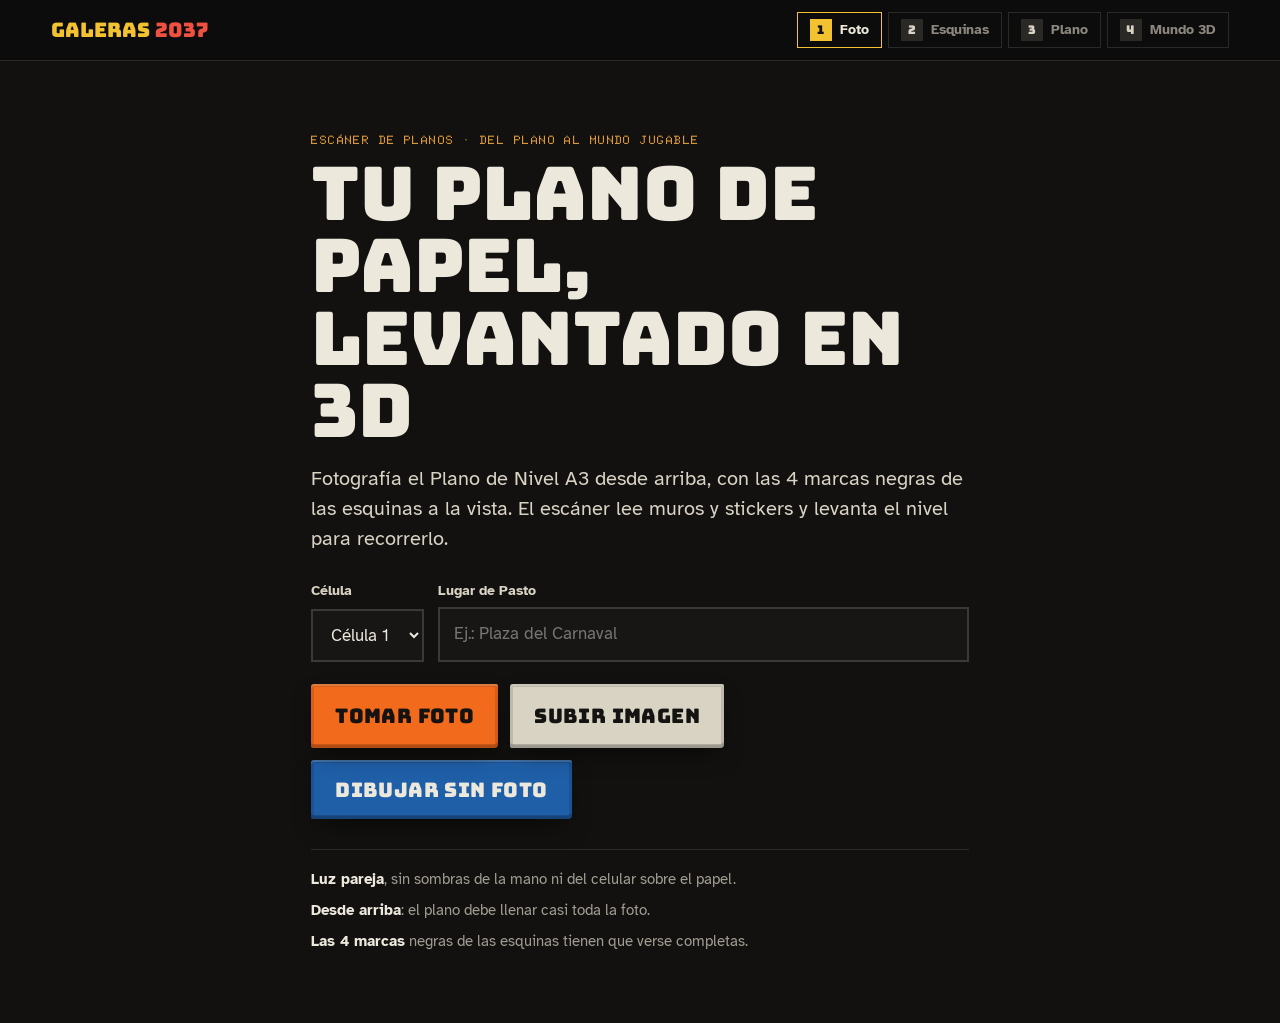
<file: escaner/index.html>
<!doctype html>
<html lang="es">
<head>
<meta charset="utf-8">
<meta name="viewport" content="width=device-width, initial-scale=1, viewport-fit=cover">
<title>Escáner de planos · Galeras 2037</title>
<meta name="description" content="Del plano de papel al mundo jugable: fotografía tu Plano de Nivel A3 y levántalo en 3D.">
<meta name="theme-color" content="#141312">
<link rel="preload" href="../assets/fonts/bungee-latin-400-normal.woff2" as="font" type="font/woff2" crossorigin>
<link rel="stylesheet" href="../assets/css/base.css">
<link rel="stylesheet" href="../assets/css/escaner.css">
<script type="importmap">{ "imports": { "three": "../vendor/three/three.module.min.js" } }</script>
</head>
<body>
<header class="esc-top">
  <a class="esc-top__marca" href="../">GALERAS <span>2037</span></a>
  <ol class="esc-pasos" aria-label="Pasos">
    <li data-paso="foto" class="is-on"><b>1</b>Foto</li>
    <li data-paso="esquinas"><b>2</b>Esquinas</li>
    <li data-paso="plano"><b>3</b>Plano</li>
    <li data-paso="mundo"><b>4</b>Mundo 3D</li>
  </ol>
</header>

<main>
  <!-- 1 · Foto -->
  <section class="esc-paso" id="paso-foto">
    <div class="esc-intro">
      <p class="esc-k">Escáner de planos · Del plano al mundo jugable</p>
      <h1>Tu plano de papel,<br>levantado en 3D</h1>
      <p class="esc-lead">Fotografía el Plano de Nivel A3 desde arriba, con las 4 marcas negras de las esquinas a la vista. El escáner lee muros y stickers y levanta el nivel para recorrerlo.</p>
      <div class="esc-form">
        <label class="esc-campo"><span>Célula</span>
          <select id="celula"><option value="1">Célula 1</option><option value="2">Célula 2</option><option value="3">Célula 3</option><option value="4">Célula 4</option></select>
        </label>
        <label class="esc-campo esc-campo--grow"><span>Lugar de Pasto</span><input id="lugar" type="text" maxlength="40" placeholder="Ej.: Plaza del Carnaval"></label>
      </div>
      <div class="esc-acciones">
        <label class="tarp-plate esc-file">Tomar foto<input id="foto-cam" type="file" accept="image/*" capture="environment"></label>
        <label class="tarp-plate tarp-plate--paper esc-file">Subir imagen<input id="foto-file" type="file" accept="image/*"></label>
        <button type="button" class="tarp-plate tarp-plate--blue" id="sin-foto">Dibujar sin foto</button>
        <button type="button" class="tarp-plate tarp-plate--paper" id="abrir-guardado" hidden>Abrir el guardado</button>
      </div>
      <ul class="esc-tips">
        <li><b>Luz pareja</b>, sin sombras de la mano ni del celular sobre el papel.</li>
        <li><b>Desde arriba</b>: el plano debe llenar casi toda la foto.</li>
        <li><b>Las 4 marcas</b> negras de las esquinas tienen que verse completas.</li>
      </ul>
    </div>
  </section>

  <!-- 2 · Esquinas -->
  <section class="esc-paso" id="paso-esquinas" hidden>
    <div class="esc-barra">
      <p class="esc-instr" id="instr-esquina">Toca la marca negra de <b>arriba a la izquierda</b></p>
      <div class="esc-barra__acc">
        <button type="button" class="tarp-plate tarp-plate--paper" id="rehacer">Rehacer</button>
        <button type="button" class="tarp-plate" id="leer" disabled>Leer el plano</button>
      </div>
    </div>
    <div class="esc-lienzo" id="lienzo-esq"><canvas id="c-esq"></canvas></div>
  </section>

  <!-- 3 · Plano -->
  <section class="esc-paso" id="paso-plano" hidden>
    <div class="esc-editor">
      <div class="esc-lienzo esc-lienzo--plano" id="lienzo-plano"><canvas id="c-plano"></canvas></div>
      <aside class="esc-panel">
        <p class="esc-k">Corrige tocando las celdas</p>
        <div class="esc-herr" id="herramientas" role="radiogroup" aria-label="Herramienta"></div>
        <label class="esc-check"><input type="checkbox" id="ver-foto" checked> Ver la foto debajo</label>
        <h2>Lectura de diseño</h2>
        <ul class="esc-cuenta" id="cuenta"></ul>
        <p class="esc-veredicto" id="veredicto"></p>
        <div class="esc-acciones">
          <button type="button" class="tarp-plate" id="levantar">Levantar en 3D</button>
          <button type="button" class="tarp-plate tarp-plate--paper" id="volver-esq">Volver a las esquinas</button>
        </div>
      </aside>
    </div>
  </section>

  <!-- 4 · Mundo 3D -->
  <section class="esc-paso esc-mundo" id="paso-mundo" hidden>
    <canvas id="c-3d"></canvas>
    <div class="esc-slug" id="slug"><b id="slug-t">EXT. LUGAR · NOCHE</b><span id="slug-r">Célula 1 · del plano al mundo jugable</span></div>
    <nav class="esc-modos" aria-label="Cámara">
      <button type="button" data-modo="revelar" aria-pressed="true">Revelar</button>
      <button type="button" data-modo="orbita" aria-pressed="false">Órbita</button>
      <button type="button" data-modo="recorrer" aria-pressed="false">Recorrer</button>
      <button type="button" data-modo="plano" aria-pressed="false">Plano</button>
      <button type="button" id="captura">Captura</button>
      <button type="button" id="volver-plano">Editar</button>
    </nav>
    <p class="esc-ayuda" id="ayuda-mundo">W A S D o flechas para caminar · arrastra para mirar</p>
    <div class="esc-pad" id="pad" aria-hidden="true"><button type="button" data-mv="1">▲</button><button type="button" data-mv="-1">▼</button></div>
  </section>
</main>
<script type="module" src="../assets/js/escaner.js"></script>
</body>
</html>
</file>
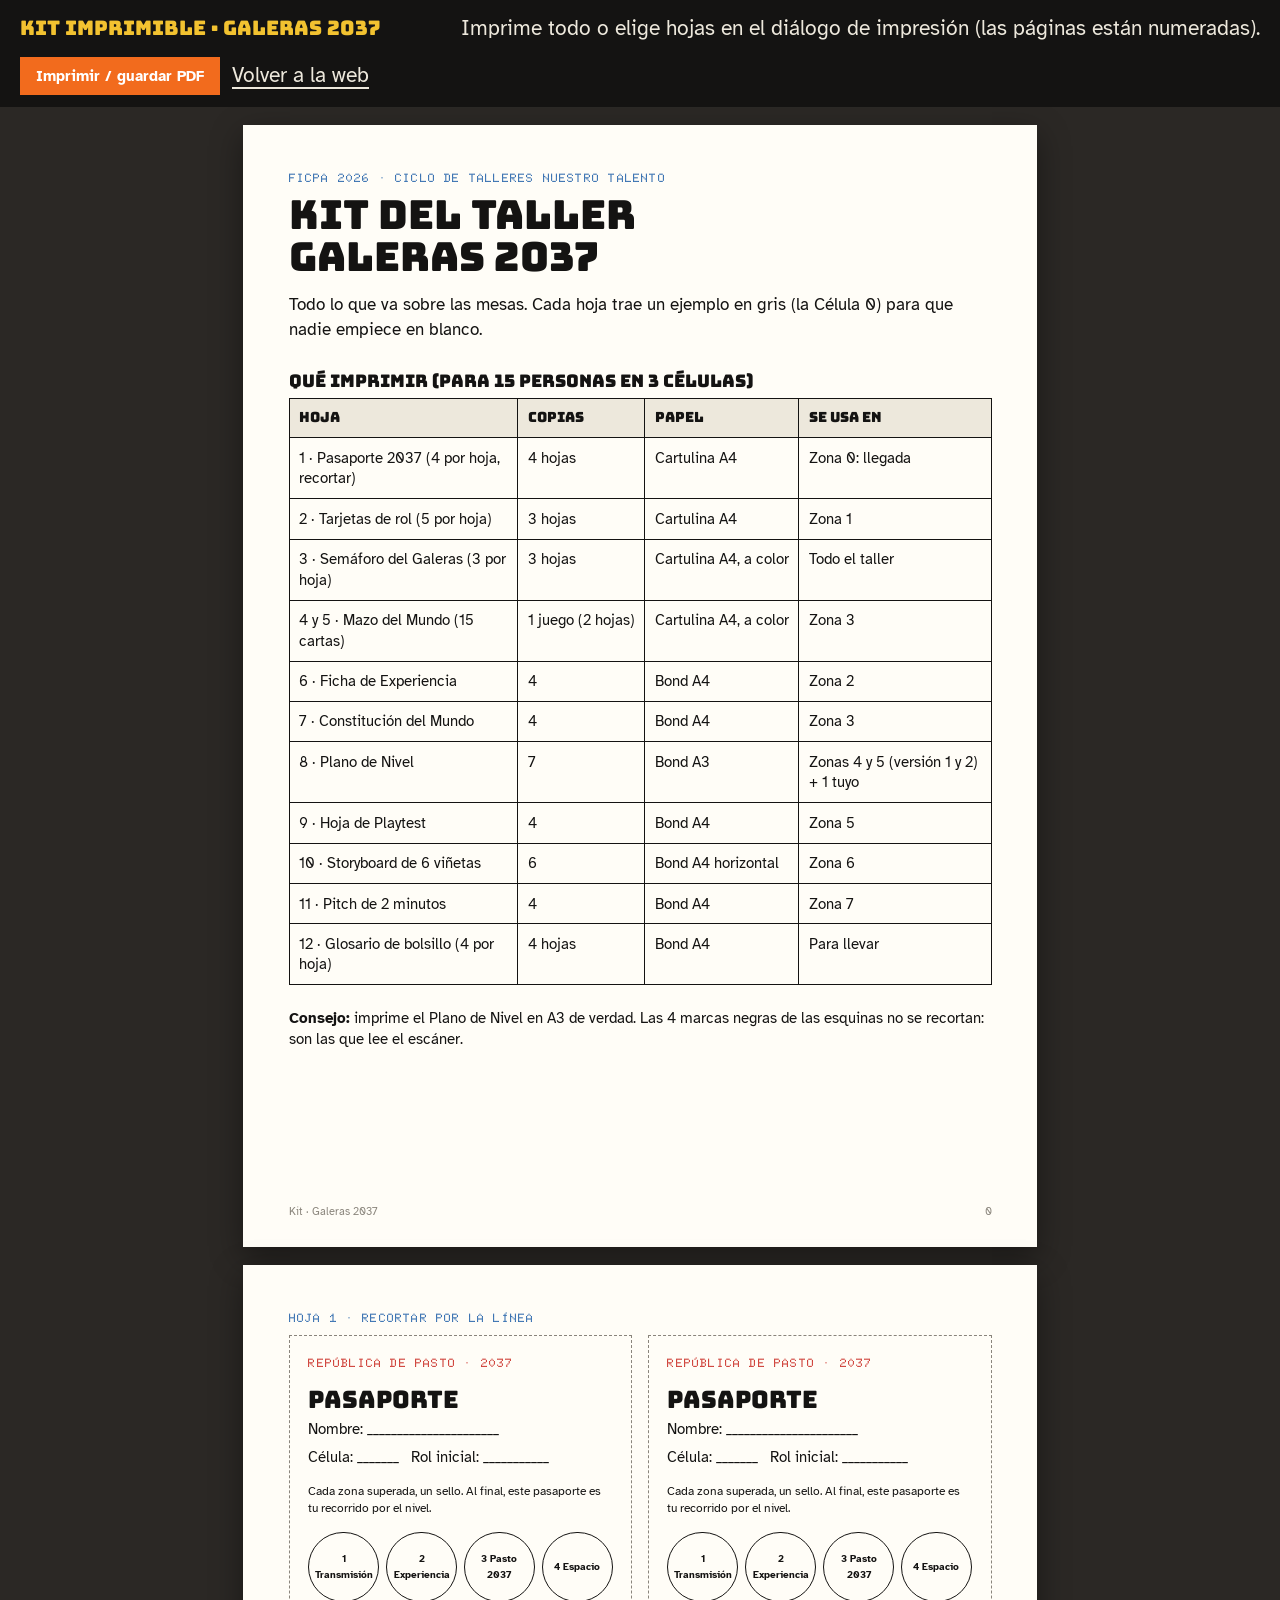
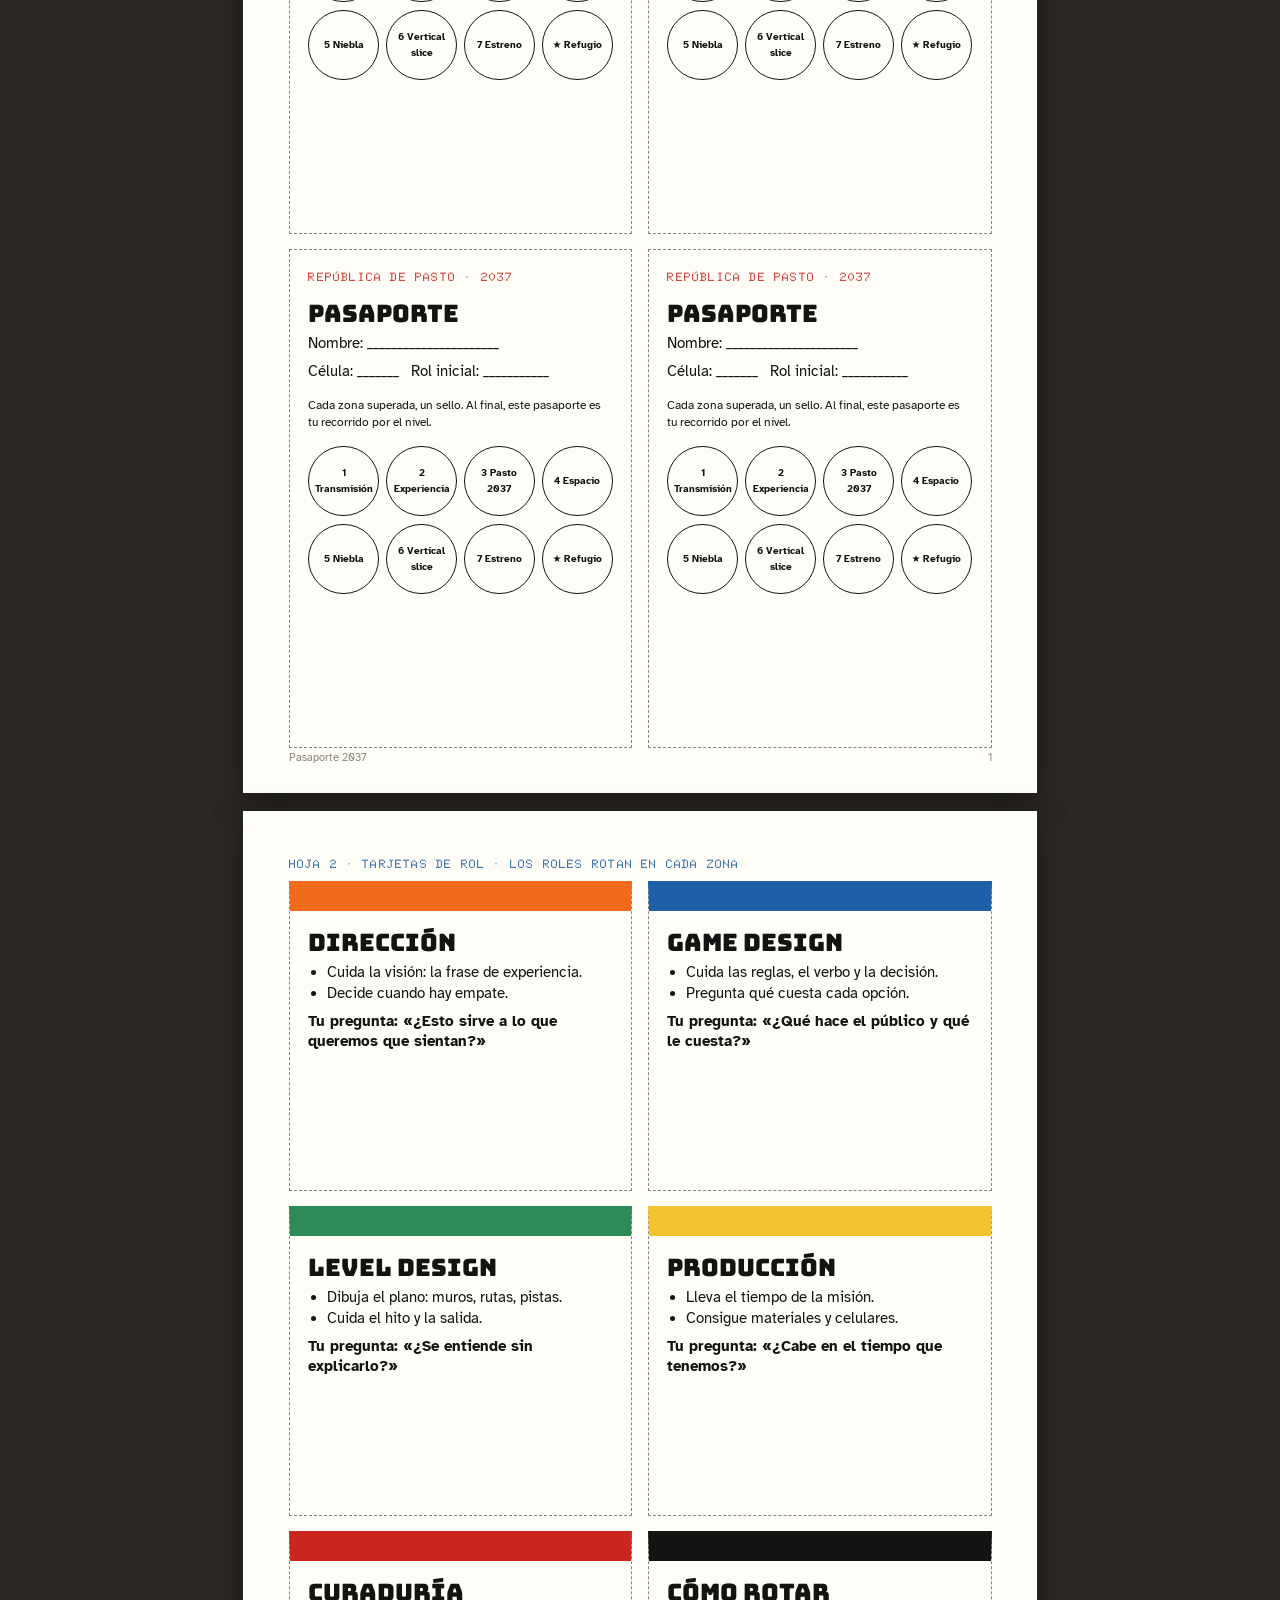
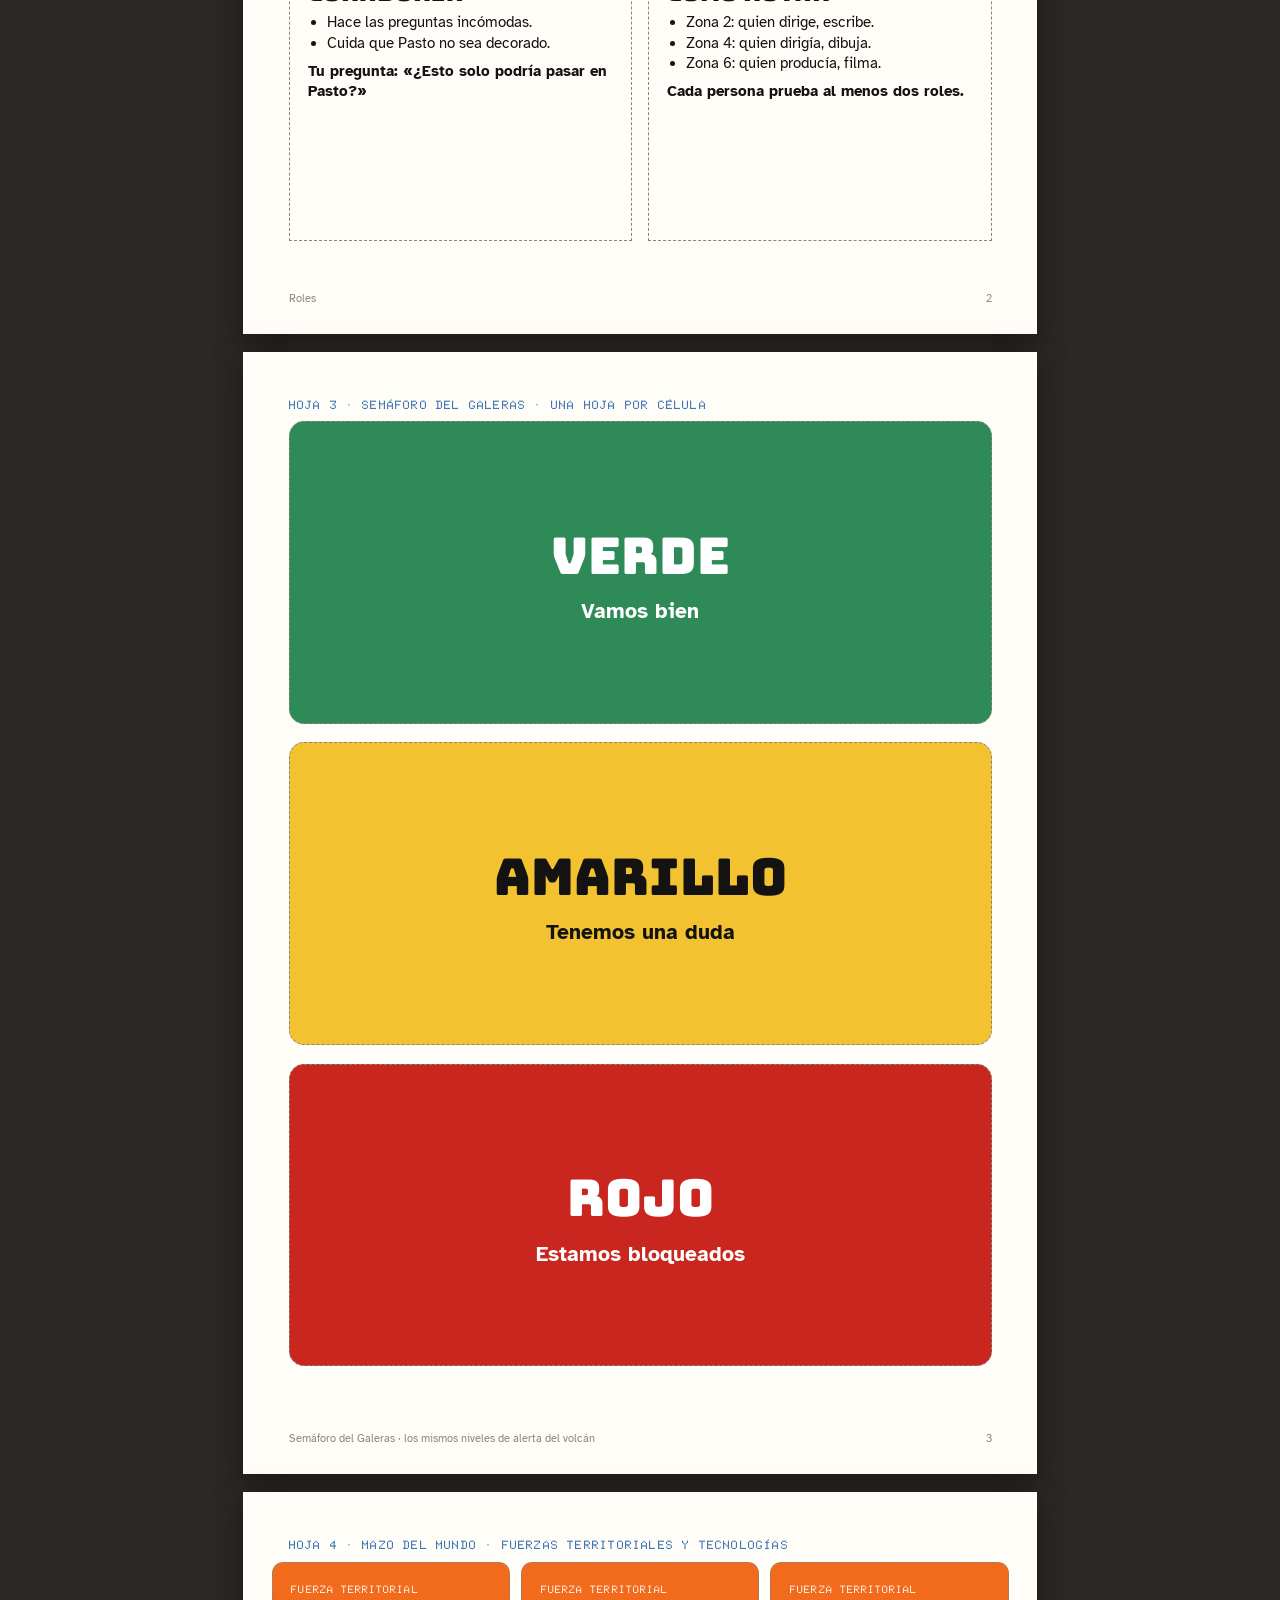
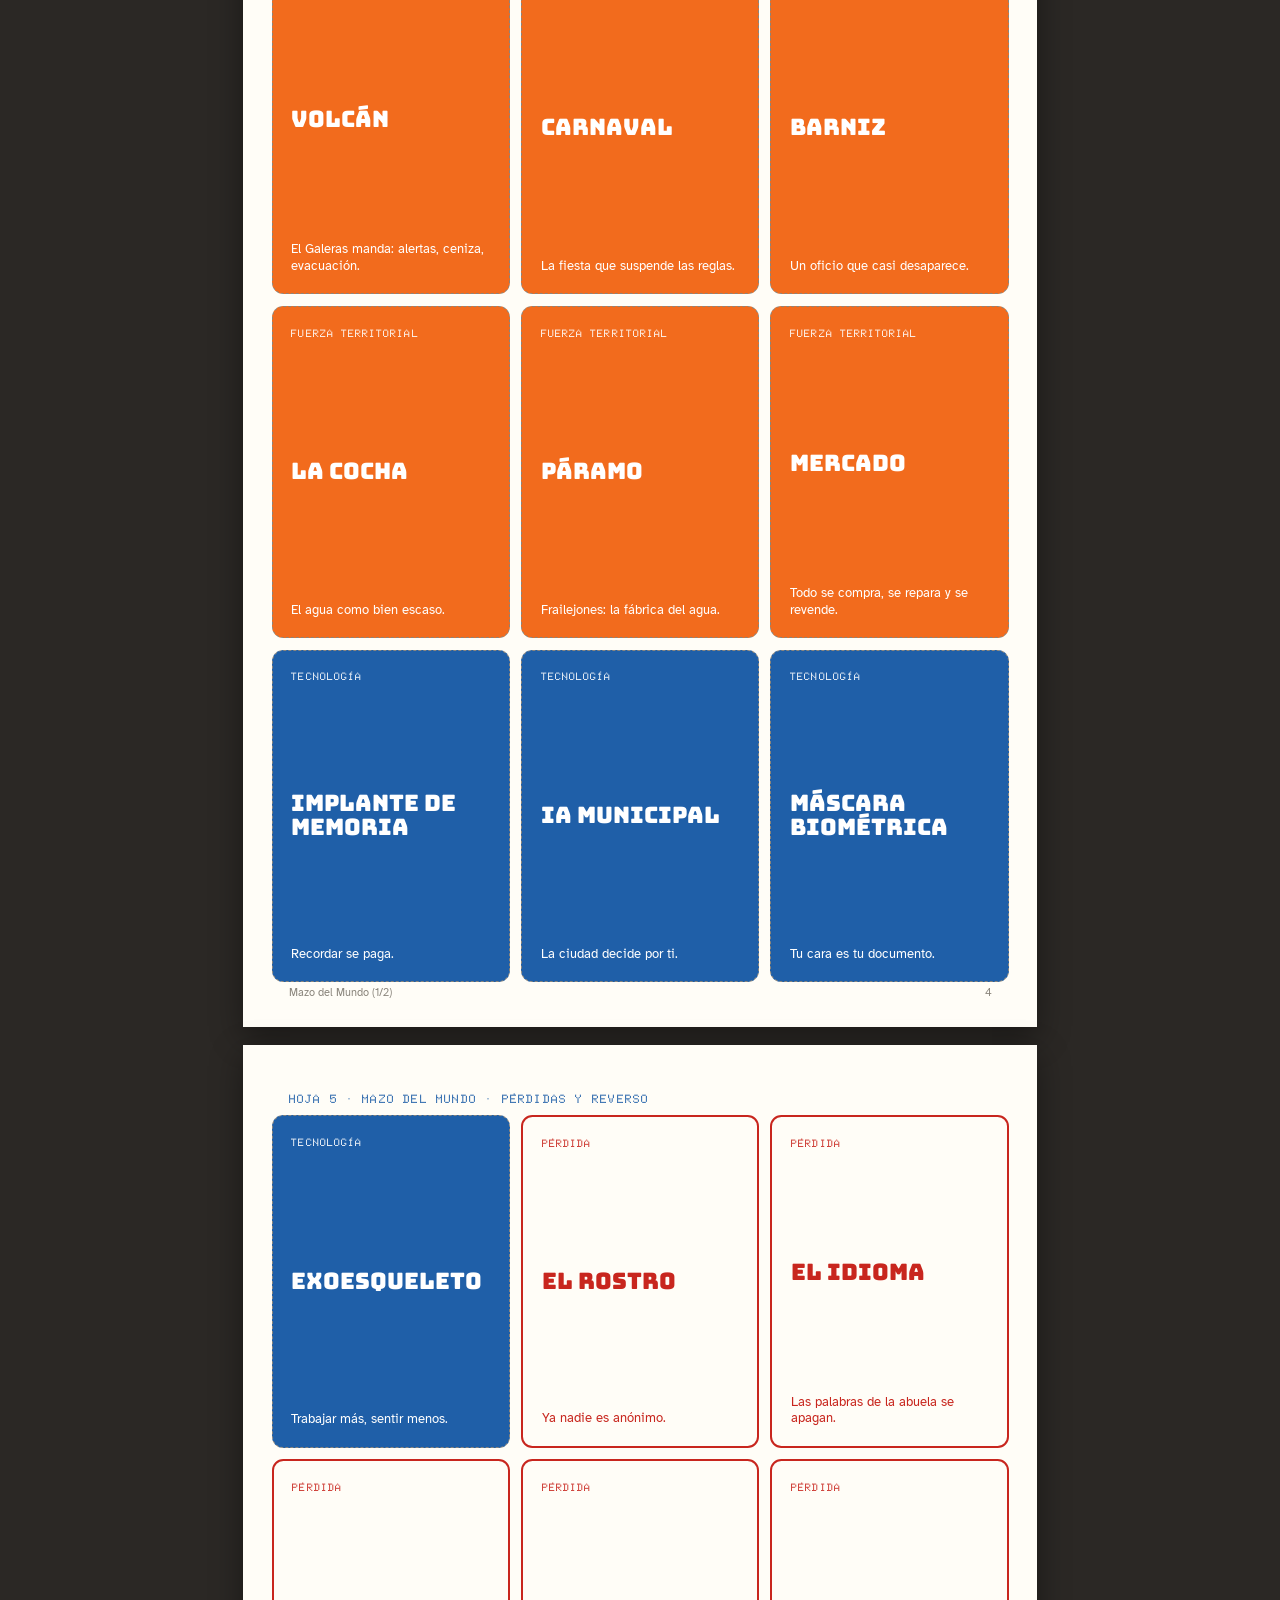
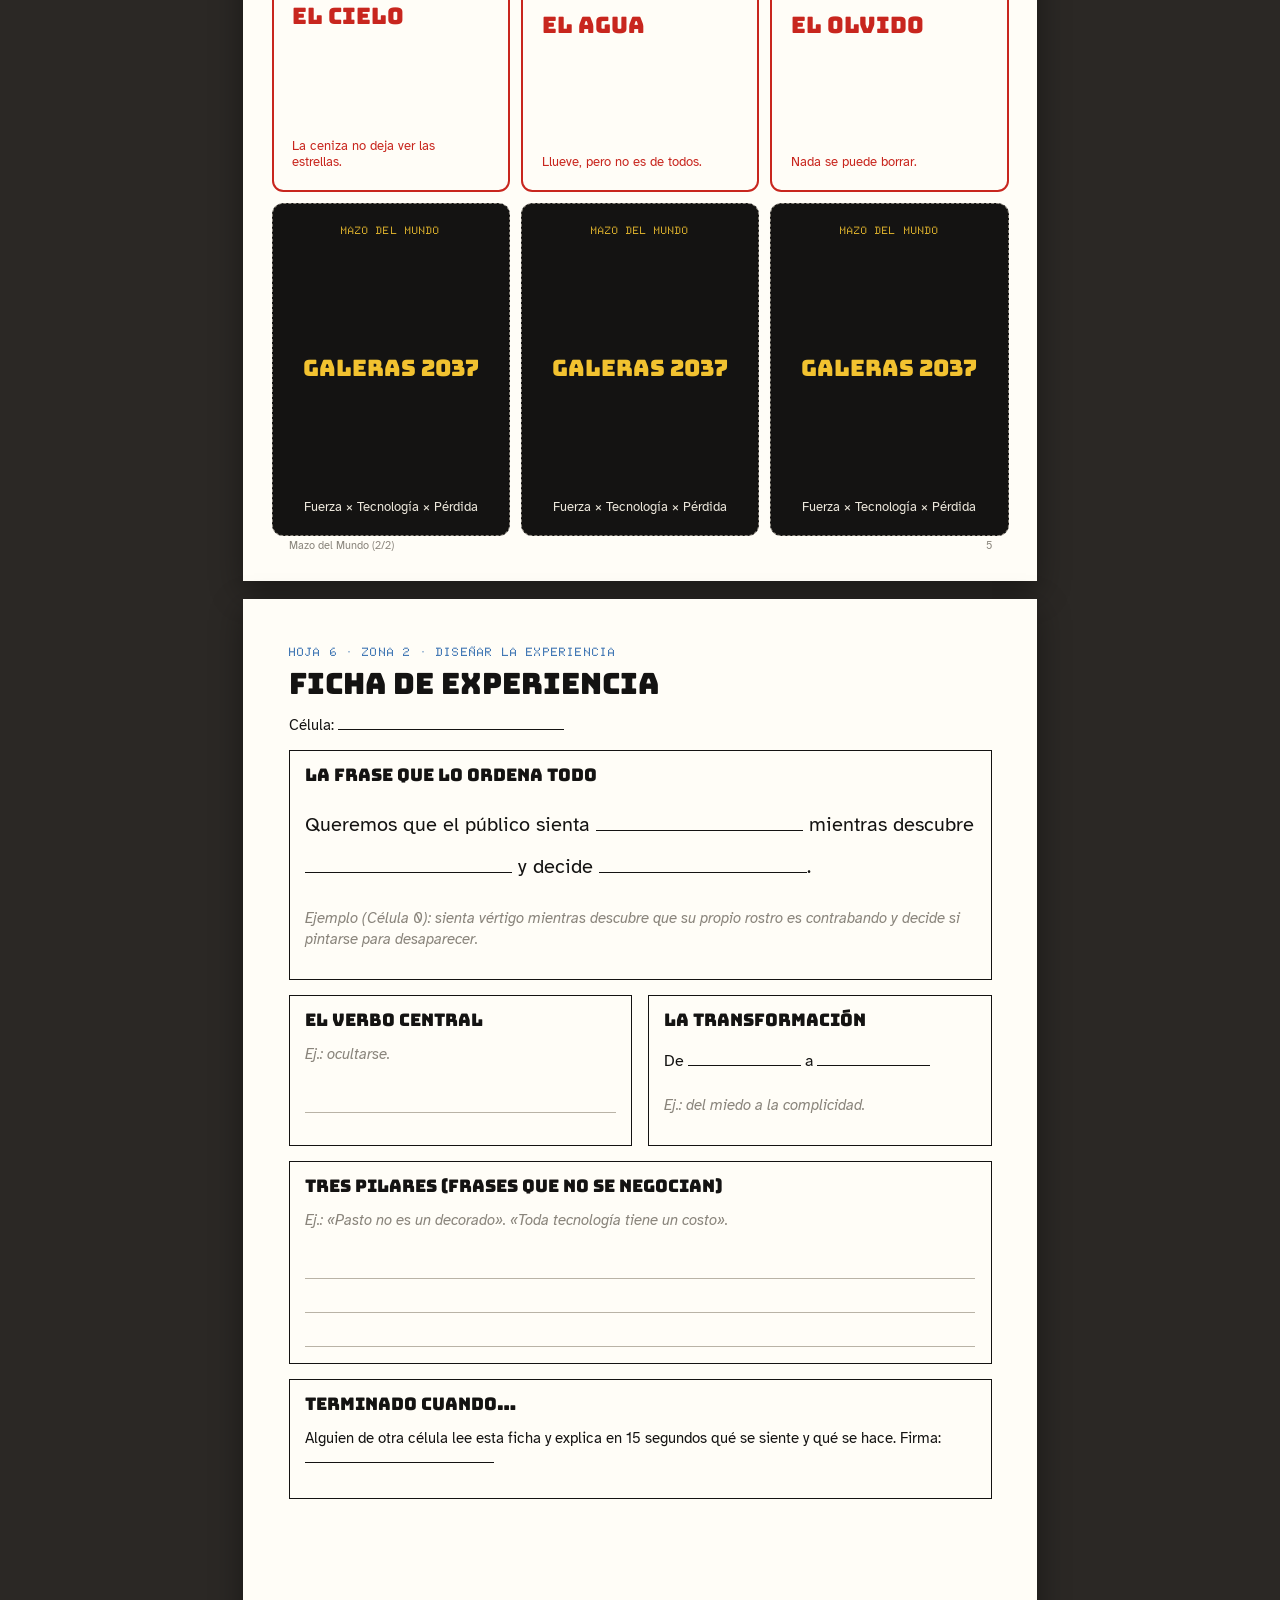
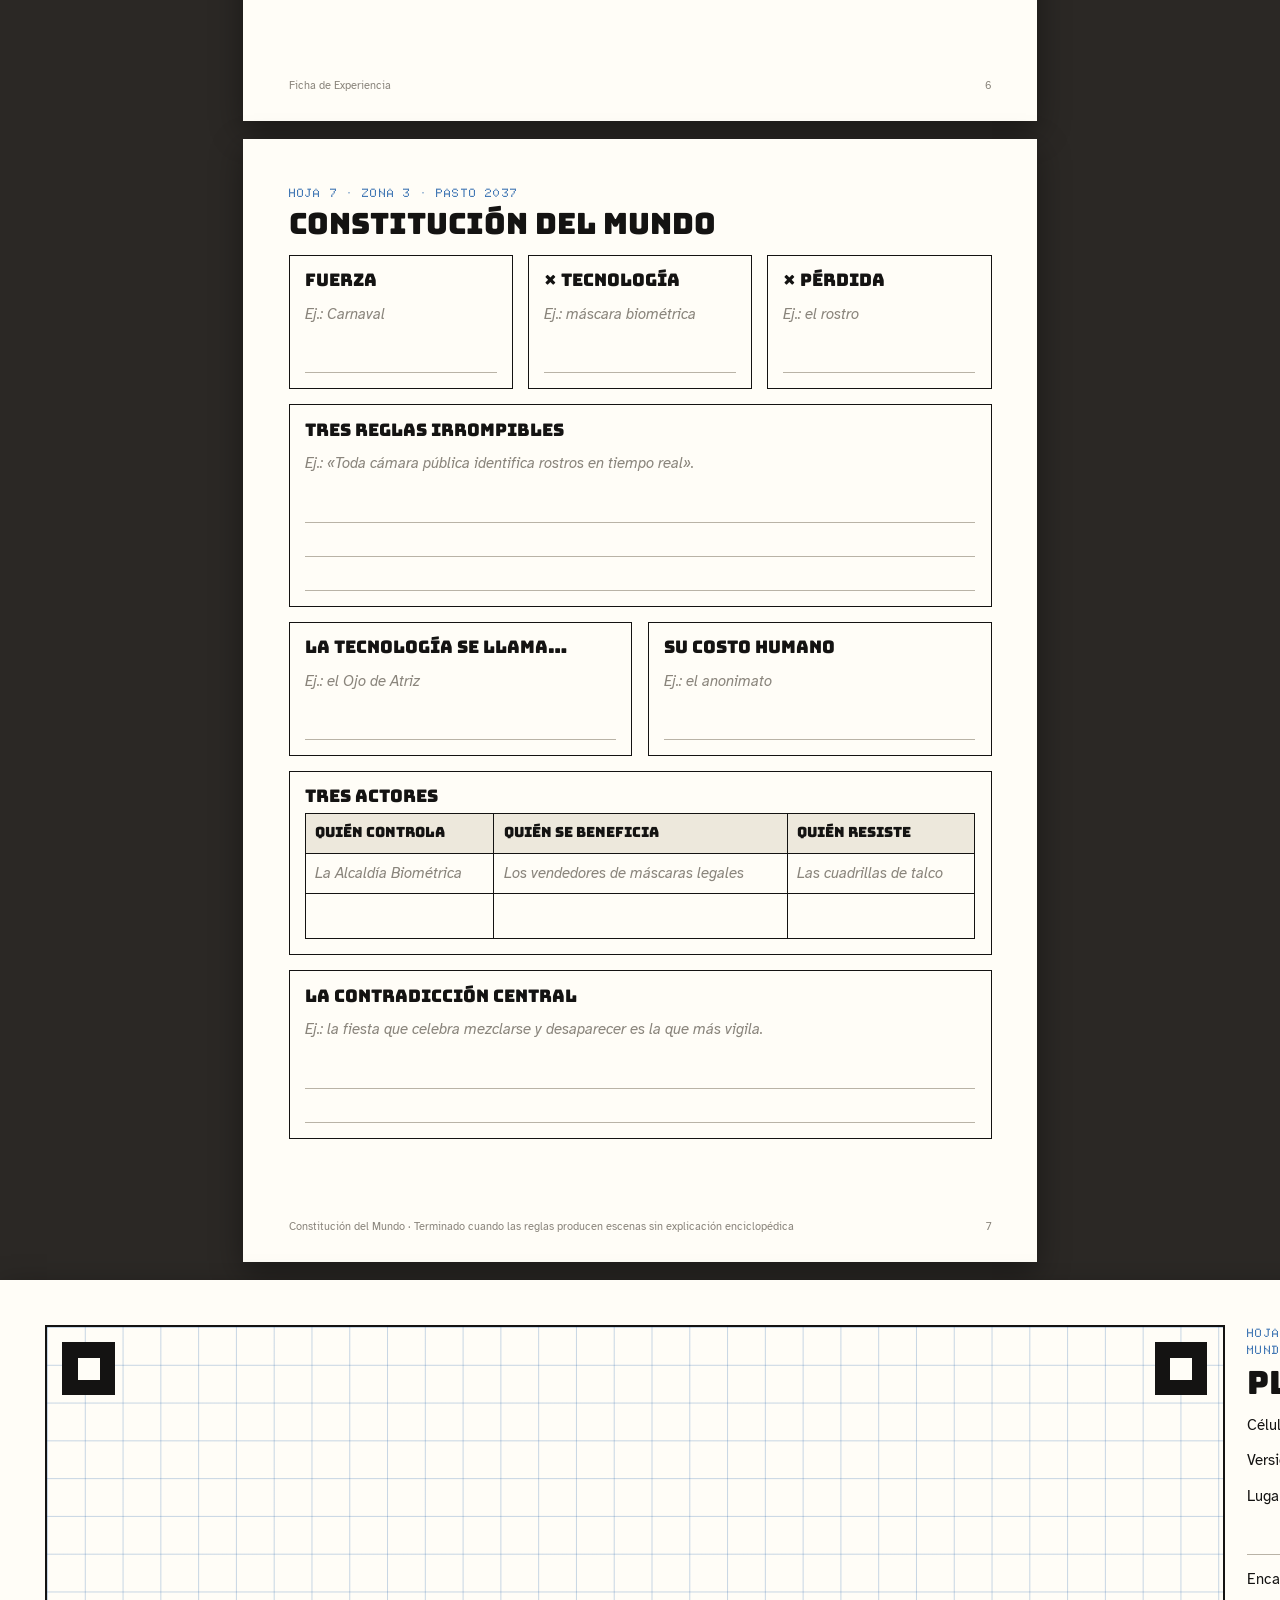
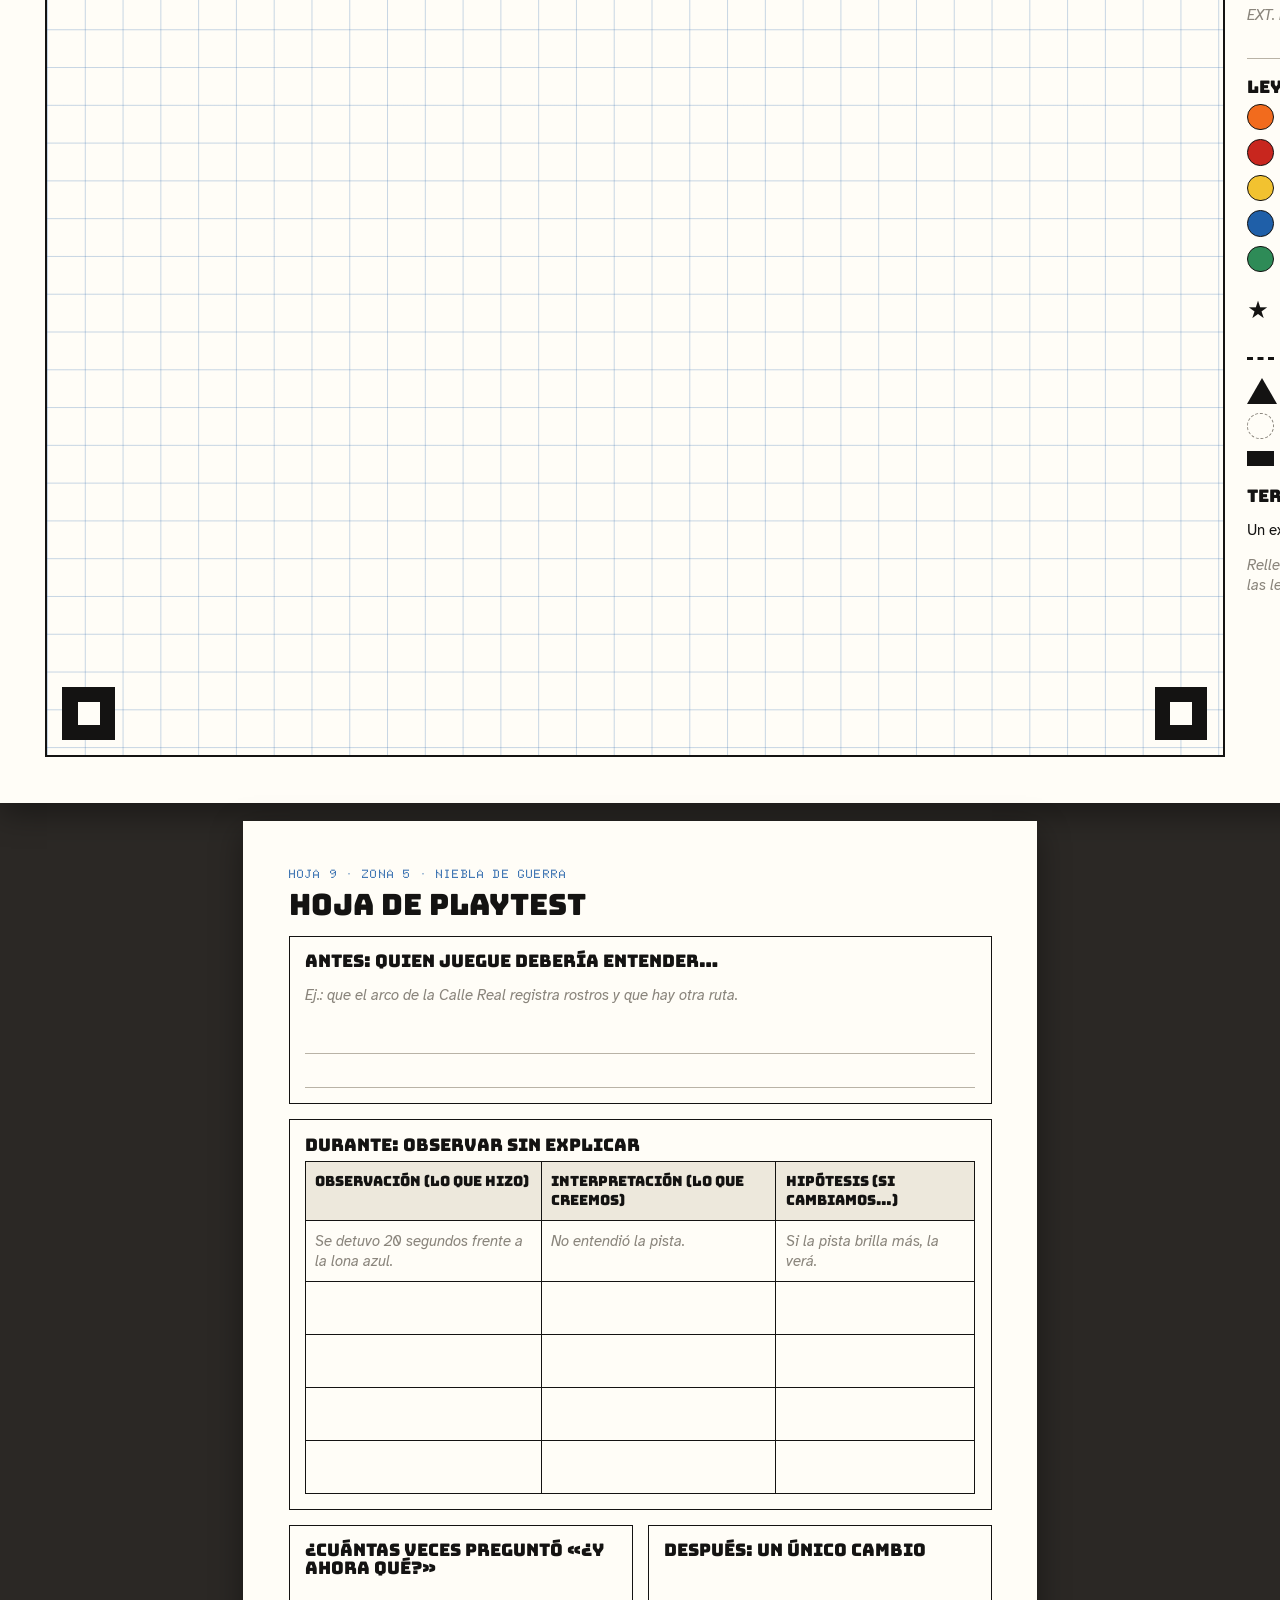
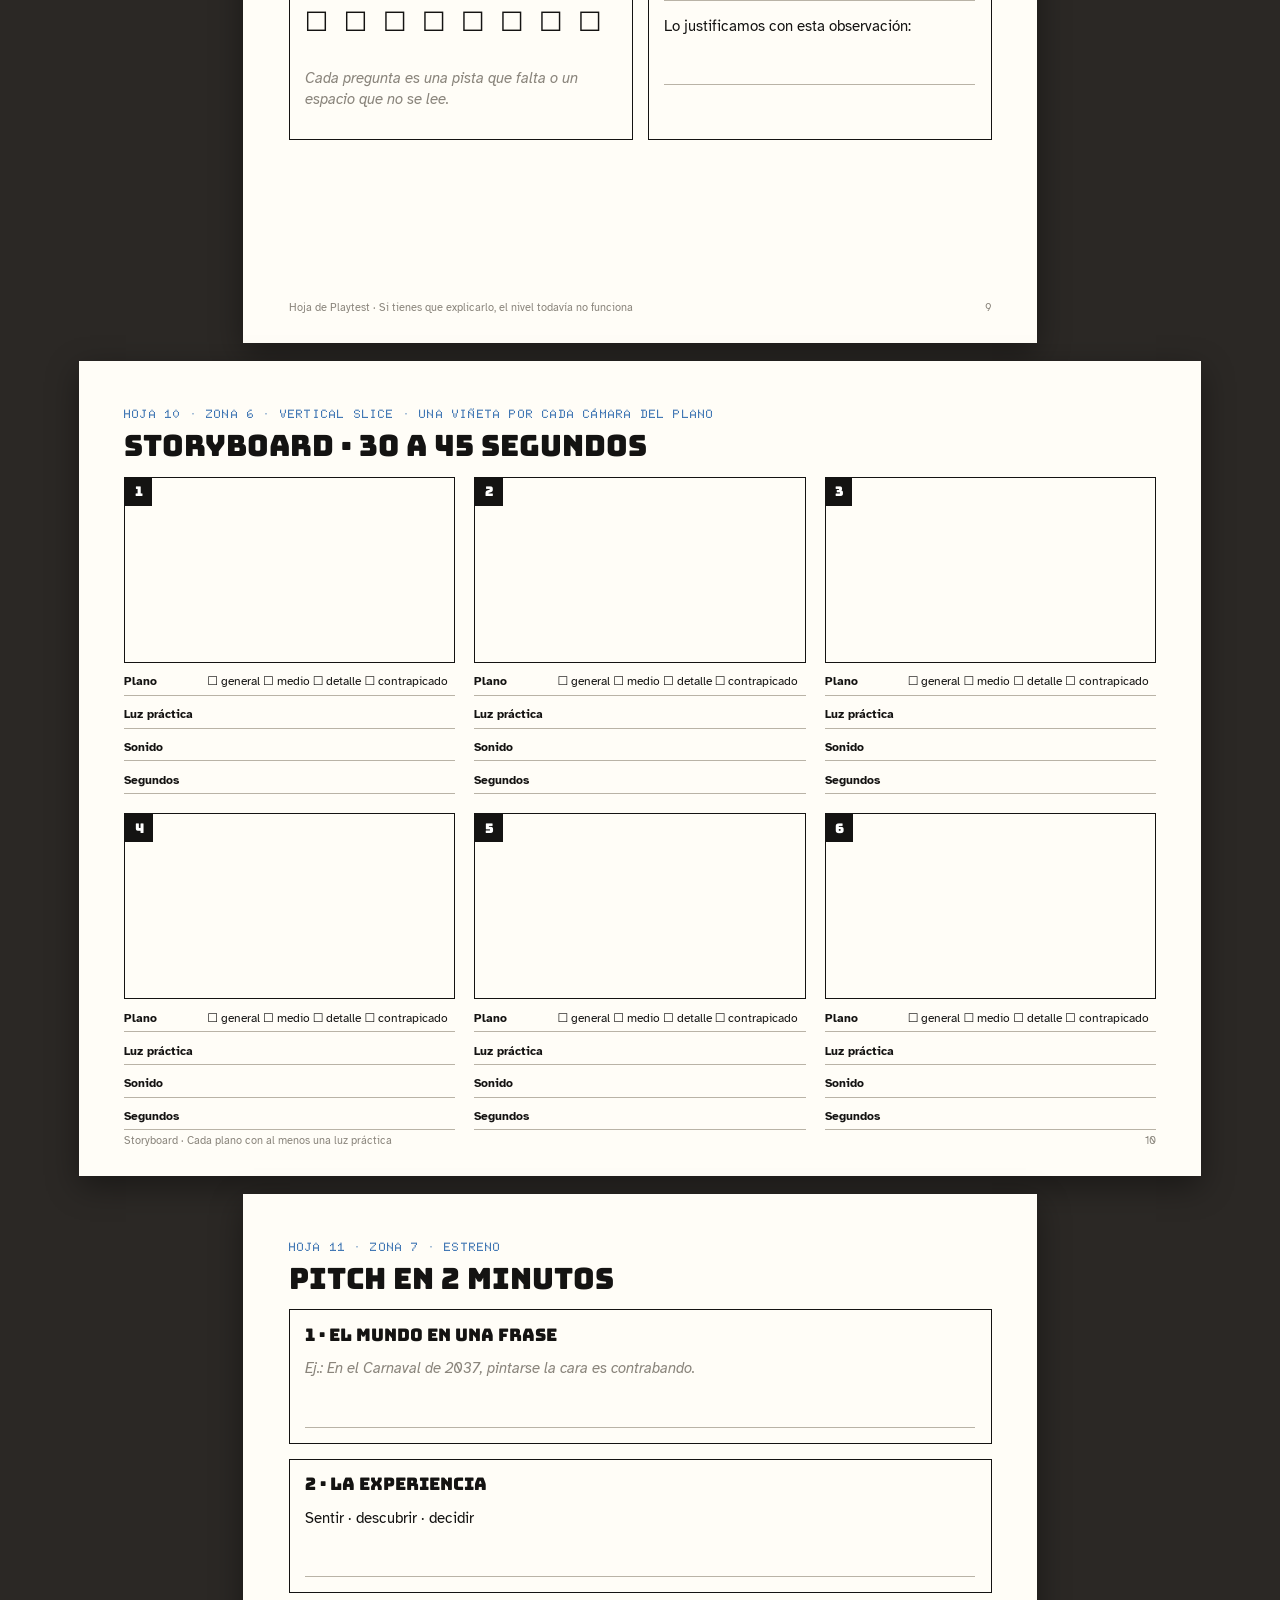
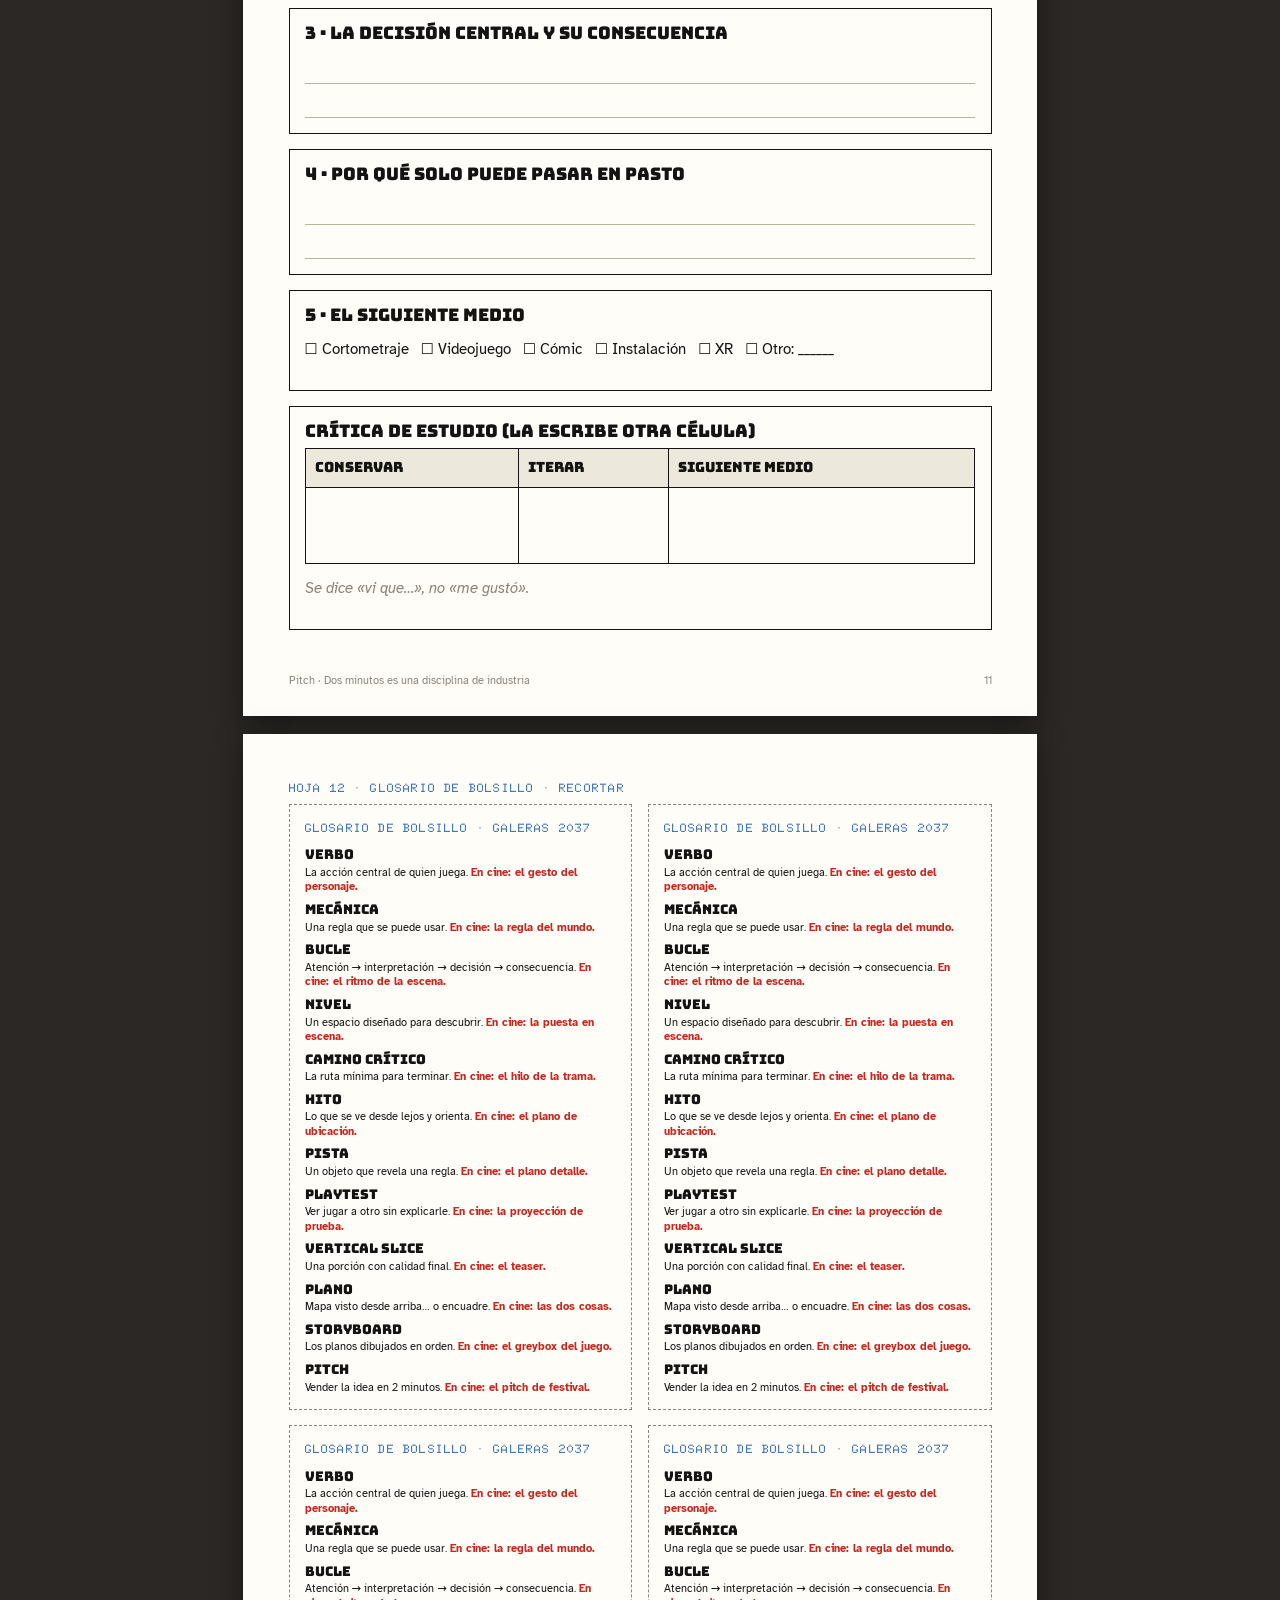
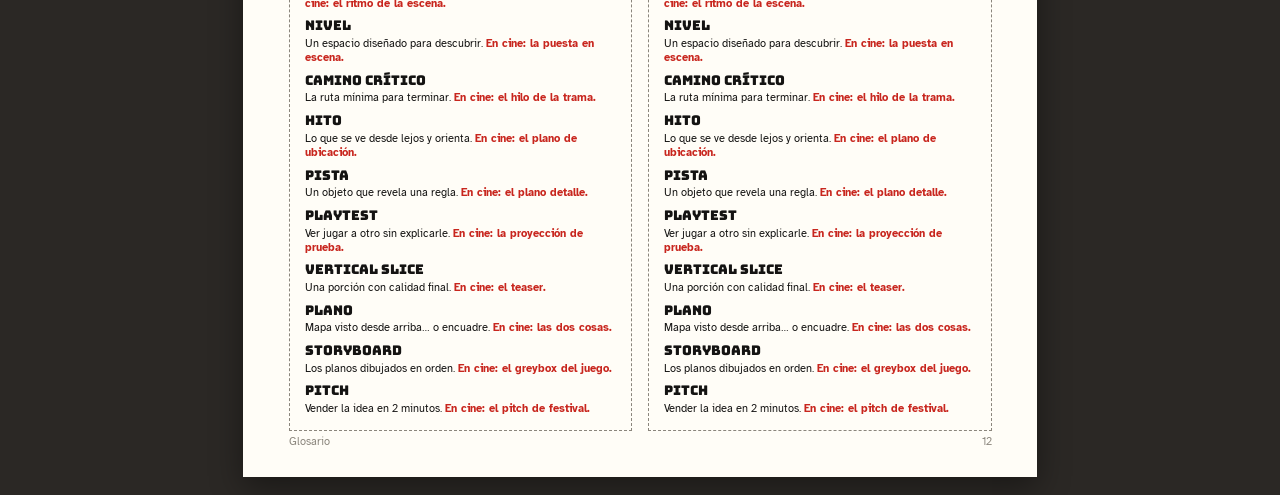
<file: kit/index.html>
<!doctype html>
<html lang="es">
<head>
<meta charset="utf-8">
<meta name="viewport" content="width=device-width, initial-scale=1">
<title>Kit imprimible · Galeras 2037</title>
<meta name="description" content="Todas las hojas y tarjetas del taller Galeras 2037, listas para imprimir.">
<link rel="stylesheet" href="../assets/css/base.css">
<style>
  :root { --tinta: #141312; --gris: #8a857c; --linea: #b9b3a6; --papel: #fffdf7; }
  body { background: #2b2825; color: var(--tinta); font-family: var(--f-body); margin: 0; }
  .barra { position: sticky; top: 0; z-index: 5; display: flex; flex-wrap: wrap; gap: 12px; align-items: center; padding: 12px 20px; background: #141312; color: #ede8dc; }
  .barra b { font-family: var(--f-display); font-weight: 400; color: #f2c230; font-size: 20px; margin-right: auto; }
  .barra button { font: 700 15px var(--f-body); padding: 10px 16px; border: 0; background: #f26b1d; color: #fff; cursor: pointer; }
  .barra a { color: #ede8dc; }
  .hoja { width: 210mm; min-height: 297mm; margin: 18px auto; padding: 12mm; box-sizing: border-box; background: var(--papel); box-shadow: 0 10px 30px rgba(0,0,0,.4); position: relative; }
  .hoja--a3 { width: 420mm; min-height: 297mm; }
  .hoja--h { width: 297mm; min-height: 210mm; }
  h1, h2, h3 { font-family: var(--f-display); font-weight: 400; margin: 0; line-height: 1.05; }
  h1 { font-size: 30pt; }
  h2 { font-size: 22pt; margin-bottom: 4mm; }
  h3 { font-size: 13pt; margin: 5mm 0 2mm; }
  .k { font-family: var(--f-led); font-weight: 900; font-size: 9pt; letter-spacing: .1em; text-transform: uppercase; color: #1f5fa8; margin: 0 0 2mm; }
  p, li, td, th { font-size: 11pt; line-height: 1.4; }
  .ej { color: var(--gris); font-style: italic; }
  .linea { border-bottom: 1.2px solid var(--linea); height: 9mm; }
  .caja { border: 1.5px solid var(--tinta); padding: 4mm; margin: 0 0 4mm; }
  .caja h3 { margin-top: 0; }
  .pie { position: absolute; left: 12mm; right: 12mm; bottom: 7mm; display: flex; justify-content: space-between; font-size: 8pt; color: var(--gris); }
  .grid2 { display: grid; grid-template-columns: 1fr 1fr; gap: 4mm; }
  .grid3 { display: grid; grid-template-columns: repeat(3, 1fr); gap: 4mm; }
  table { width: 100%; border-collapse: collapse; }
  th, td { border: 1px solid var(--tinta); padding: 2.5mm; text-align: left; vertical-align: top; }
  th { background: #ede8dc; font-family: var(--f-display); font-weight: 400; font-size: 10.5pt; }
  .frase { font-size: 15pt; line-height: 2.1; }
  .frase u { text-decoration: none; display: inline-block; min-width: 55mm; border-bottom: 1.5px solid var(--tinta); }
  /* cortables */
  .corte { border: 1.2px dashed var(--gris); }
  .cartas { display: grid; grid-template-columns: repeat(3, 63mm); grid-auto-rows: 88mm; gap: 3mm; justify-content: center; }
  .carta { box-sizing: border-box; padding: 5mm; display: grid; grid-template-rows: auto 1fr auto; border-radius: 3mm; }
  .carta b { font-family: var(--f-display); font-weight: 400; font-size: 17pt; line-height: 1.05; align-self: center; }
  .carta span { font-family: var(--f-led); font-weight: 900; font-size: 8pt; letter-spacing: .1em; text-transform: uppercase; }
  .carta em { font-style: normal; font-size: 9.5pt; line-height: 1.3; }
  .carta--fuerza { background: #f26b1d; color: #fff; }
  .carta--tec { background: #1f5fa8; color: #fff; }
  .carta--perdida { background: #fffdf7; color: #c8261e; border: 2px solid #c8261e; }
  .roles { display: grid; grid-template-columns: 1fr 1fr; gap: 4mm; }
  .rol { padding: 5mm; min-height: 82mm; box-sizing: border-box; border-top: 8mm solid var(--c); }
  .rol h3 { margin: 0 0 2mm; font-size: 18pt; }
  .rol ul { margin: 2mm 0; padding-left: 5mm; }
  .rol p { margin: 2mm 0 0; font-weight: 700; }
  .semaforo { display: grid; gap: 5mm; }
  .sem { height: 80mm; display: grid; place-items: center; text-align: center; color: #fff; border-radius: 4mm; }
  .sem b { font-family: var(--f-display); font-weight: 400; font-size: 38pt; display: block; }
  .sem span { font-size: 16pt; font-weight: 700; }
  .pasaportes { display: grid; grid-template-columns: 1fr 1fr; gap: 4mm; }
  .pasaporte { padding: 5mm; min-height: 132mm; box-sizing: border-box; display: grid; gap: 2mm; align-content: start; }
  .sellos { display: grid; grid-template-columns: repeat(4, 1fr); gap: 2mm; margin-top: 2mm; }
  .sellos div { aspect-ratio: 1; border: 1.2px solid var(--tinta); border-radius: 50%; display: grid; place-items: center; text-align: center; font-size: 7.5pt; font-weight: 700; padding: 1mm; }
  .glosarios { display: grid; grid-template-columns: 1fr 1fr; gap: 4mm; }
  .glosario { padding: 4mm; min-height: 132mm; box-sizing: border-box; }
  .glosario dl { margin: 2mm 0 0; display: grid; gap: 1.4mm; }
  .glosario dt { font-family: var(--f-display); font-size: 10pt; }
  .glosario dd { margin: 0 0 0 0; font-size: 8.6pt; line-height: 1.25; }
  .glosario dd i { color: #c8261e; font-style: normal; font-weight: 700; }
  /* plano A3 */
  .plano { display: grid; grid-template-columns: 1fr 78mm; gap: 6mm; height: 273mm; }
  .plano__hoja { position: relative; border: 2px solid var(--tinta);
    background-image: linear-gradient(rgba(31,95,168,.25) 1px, transparent 1px), linear-gradient(90deg, rgba(31,95,168,.25) 1px, transparent 1px); background-size: 10mm 10mm; }
  .marca { position: absolute; width: 14mm; height: 14mm; background: var(--tinta); }
  .marca::after { content: ""; position: absolute; inset: 4mm; background: var(--papel); }
  .marca--a { left: 4mm; top: 4mm; } .marca--b { right: 4mm; top: 4mm; } .marca--c { left: 4mm; bottom: 4mm; } .marca--d { right: 4mm; bottom: 4mm; }
  .leyenda li { display: flex; align-items: center; gap: 3mm; margin: 0 0 2.4mm; font-size: 10.5pt; }
  .leyenda { list-style: none; padding: 0; margin: 0; }
  .dot { width: 7mm; height: 7mm; border-radius: 50%; flex: none; border: 1px solid var(--tinta); }
  .tri { width: 0; height: 0; border-left: 4mm solid transparent; border-right: 4mm solid transparent; border-bottom: 7mm solid var(--tinta); flex: none; }
  /* storyboard */
  .story { display: grid; grid-template-columns: repeat(3, 1fr); gap: 5mm; }
  .vineta { display: grid; gap: 1.5mm; }
  .vineta .marco { aspect-ratio: 16 / 9; border: 1.8px solid var(--tinta); position: relative; }
  .vineta .marco::before { content: attr(data-n); position: absolute; left: 0; top: 0; background: var(--tinta); color: #fff; font-family: var(--f-display); padding: 1mm 2.5mm; font-size: 10pt; }
  .vineta .campo { display: grid; grid-template-columns: 22mm 1fr; font-size: 9pt; border-bottom: 1px solid var(--linea); padding: 1mm 0; }
  .vineta .campo b { font-weight: 700; }
  .tabla-impresion td:nth-child(2), .tabla-impresion td:nth-child(3) { white-space: nowrap; }
  @media print {
    body { background: #fff; }
    .barra { display: none; }
    .hoja { margin: 0; box-shadow: none; page-break-after: always; break-after: page; }
    .hoja--a3 { page: a3; }
    .hoja--h { page: horizontal; }
    @page { size: A4; margin: 0; }
    @page a3 { size: A3 landscape; margin: 0; }
    @page horizontal { size: A4 landscape; margin: 0; }
    * { -webkit-print-color-adjust: exact; print-color-adjust: exact; }
  }
  @media (max-width: 860px) { .hoja, .hoja--a3, .hoja--h { width: auto; min-height: 0; margin: 10px; } .plano { height: auto; grid-template-columns: 1fr; } .plano__hoja { min-height: 160mm; } }
</style>
</head>
<body>
<div class="barra"><b>Kit imprimible · Galeras 2037</b><span>Imprime todo o elige hojas en el diálogo de impresión (las páginas están numeradas).</span><button type="button" onclick="print()">Imprimir / guardar PDF</button><a href="../">Volver a la web</a></div>

<!-- 0 · Portada e instrucciones de impresión -->
<section class="hoja">
  <p class="k">FICPA 2026 · Ciclo de Talleres Nuestro Talento</p>
  <h1>Kit del taller<br>Galeras 2037</h1>
  <p style="font-size:13pt;margin:4mm 0 8mm">Todo lo que va sobre las mesas. Cada hoja trae un ejemplo en gris (la Célula 0) para que nadie empiece en blanco.</p>
  <h3>Qué imprimir (para 15 personas en 3 células)</h3>
  <table class="tabla-impresion">
    <tr><th>Hoja</th><th>Copias</th><th>Papel</th><th>Se usa en</th></tr>
    <tr><td>1 · Pasaporte 2037 (4 por hoja, recortar)</td><td>4 hojas</td><td>Cartulina A4</td><td>Zona 0: llegada</td></tr>
    <tr><td>2 · Tarjetas de rol (5 por hoja)</td><td>3 hojas</td><td>Cartulina A4</td><td>Zona 1</td></tr>
    <tr><td>3 · Semáforo del Galeras (3 por hoja)</td><td>3 hojas</td><td>Cartulina A4, a color</td><td>Todo el taller</td></tr>
    <tr><td>4 y 5 · Mazo del Mundo (15 cartas)</td><td>1 juego (2 hojas)</td><td>Cartulina A4, a color</td><td>Zona 3</td></tr>
    <tr><td>6 · Ficha de Experiencia</td><td>4</td><td>Bond A4</td><td>Zona 2</td></tr>
    <tr><td>7 · Constitución del Mundo</td><td>4</td><td>Bond A4</td><td>Zona 3</td></tr>
    <tr><td>8 · Plano de Nivel</td><td>7</td><td>Bond A3</td><td>Zonas 4 y 5 (versión 1 y 2) + 1 tuyo</td></tr>
    <tr><td>9 · Hoja de Playtest</td><td>4</td><td>Bond A4</td><td>Zona 5</td></tr>
    <tr><td>10 · Storyboard de 6 viñetas</td><td>6</td><td>Bond A4 horizontal</td><td>Zona 6</td></tr>
    <tr><td>11 · Pitch de 2 minutos</td><td>4</td><td>Bond A4</td><td>Zona 7</td></tr>
    <tr><td>12 · Glosario de bolsillo (4 por hoja)</td><td>4 hojas</td><td>Bond A4</td><td>Para llevar</td></tr>
  </table>
  <p style="margin-top:6mm"><b>Consejo:</b> imprime el Plano de Nivel en A3 de verdad. Las 4 marcas negras de las esquinas no se recortan: son las que lee el escáner.</p>
  <div class="pie"><span>Kit · Galeras 2037</span><span>0</span></div>
</section>

<!-- 1 · Pasaporte -->
<section class="hoja">
  <p class="k">Hoja 1 · Recortar por la línea</p>
  <div class="pasaportes" id="pasaportes"></div>
  <div class="pie"><span>Pasaporte 2037</span><span>1</span></div>
</section>

<!-- 2 · Roles -->
<section class="hoja">
  <p class="k">Hoja 2 · Tarjetas de rol · Los roles rotan en cada zona</p>
  <div class="roles">
    <div class="rol corte" style="--c:#f26b1d"><h3>Dirección</h3><ul><li>Cuida la visión: la frase de experiencia.</li><li>Decide cuando hay empate.</li></ul><p>Tu pregunta: «¿Esto sirve a lo que queremos que sientan?»</p></div>
    <div class="rol corte" style="--c:#1f5fa8"><h3>Game design</h3><ul><li>Cuida las reglas, el verbo y la decisión.</li><li>Pregunta qué cuesta cada opción.</li></ul><p>Tu pregunta: «¿Qué hace el público y qué le cuesta?»</p></div>
    <div class="rol corte" style="--c:#2e8b57"><h3>Level design</h3><ul><li>Dibuja el plano: muros, rutas, pistas.</li><li>Cuida el hito y la salida.</li></ul><p>Tu pregunta: «¿Se entiende sin explicarlo?»</p></div>
    <div class="rol corte" style="--c:#f2c230"><h3>Producción</h3><ul><li>Lleva el tiempo de la misión.</li><li>Consigue materiales y celulares.</li></ul><p>Tu pregunta: «¿Cabe en el tiempo que tenemos?»</p></div>
    <div class="rol corte" style="--c:#c8261e"><h3>Curaduría</h3><ul><li>Hace las preguntas incómodas.</li><li>Cuida que Pasto no sea decorado.</li></ul><p>Tu pregunta: «¿Esto solo podría pasar en Pasto?»</p></div>
    <div class="rol corte" style="--c:#141312"><h3>Cómo rotar</h3><ul><li>Zona 2: quien dirige, escribe.</li><li>Zona 4: quien dirigía, dibuja.</li><li>Zona 6: quien producía, filma.</li></ul><p>Cada persona prueba al menos dos roles.</p></div>
  </div>
  <div class="pie"><span>Roles</span><span>2</span></div>
</section>

<!-- 3 · Semáforo -->
<section class="hoja">
  <p class="k">Hoja 3 · Semáforo del Galeras · Una hoja por célula</p>
  <div class="semaforo">
    <div class="sem corte" style="background:#2e8b57"><div><b>VERDE</b><span>Vamos bien</span></div></div>
    <div class="sem corte" style="background:#f2c230;color:#141312"><div><b>AMARILLO</b><span>Tenemos una duda</span></div></div>
    <div class="sem corte" style="background:#c8261e"><div><b>ROJO</b><span>Estamos bloqueados</span></div></div>
  </div>
  <div class="pie"><span>Semáforo del Galeras · los mismos niveles de alerta del volcán</span><span>3</span></div>
</section>

<!-- 4-5 · Mazo del Mundo -->
<section class="hoja">
  <p class="k">Hoja 4 · Mazo del Mundo · Fuerzas territoriales y tecnologías</p>
  <div class="cartas" id="mazo-a"></div>
  <div class="pie"><span>Mazo del Mundo (1/2)</span><span>4</span></div>
</section>
<section class="hoja">
  <p class="k">Hoja 5 · Mazo del Mundo · Pérdidas y reverso</p>
  <div class="cartas" id="mazo-b"></div>
  <div class="pie"><span>Mazo del Mundo (2/2)</span><span>5</span></div>
</section>

<!-- 6 · Ficha de Experiencia -->
<section class="hoja">
  <p class="k">Hoja 6 · Zona 2 · Diseñar la experiencia</p>
  <h2>Ficha de Experiencia</h2>
  <p>Célula: <span style="display:inline-block;width:60mm;border-bottom:1px solid #141312"></span></p>
  <div class="caja"><h3>La frase que lo ordena todo</h3>
    <p class="frase">Queremos que el público sienta <u></u> mientras descubre <u></u> y decide <u></u>.</p>
    <p class="ej">Ejemplo (Célula 0): sienta vértigo mientras descubre que su propio rostro es contrabando y decide si pintarse para desaparecer.</p></div>
  <div class="grid2">
    <div class="caja"><h3>El verbo central</h3><p class="ej">Ej.: ocultarse.</p><div class="linea"></div></div>
    <div class="caja"><h3>La transformación</h3><p class="frase" style="font-size:12pt">De <u style="min-width:30mm"></u> a <u style="min-width:30mm"></u></p><p class="ej">Ej.: del miedo a la complicidad.</p></div>
  </div>
  <div class="caja"><h3>Tres pilares (frases que no se negocian)</h3><p class="ej">Ej.: «Pasto no es un decorado». «Toda tecnología tiene un costo».</p><div class="linea"></div><div class="linea"></div><div class="linea"></div></div>
  <div class="caja"><h3>Terminado cuando…</h3><p>Alguien de otra célula lee esta ficha y explica en 15 segundos qué se siente y qué se hace. Firma: <span style="display:inline-block;width:50mm;border-bottom:1px solid #141312"></span></p></div>
  <div class="pie"><span>Ficha de Experiencia</span><span>6</span></div>
</section>

<!-- 7 · Constitución del Mundo -->
<section class="hoja">
  <p class="k">Hoja 7 · Zona 3 · Pasto 2037</p>
  <h2>Constitución del Mundo</h2>
  <div class="grid3">
    <div class="caja"><h3>Fuerza</h3><p class="ej">Ej.: Carnaval</p><div class="linea"></div></div>
    <div class="caja"><h3>× Tecnología</h3><p class="ej">Ej.: máscara biométrica</p><div class="linea"></div></div>
    <div class="caja"><h3>× Pérdida</h3><p class="ej">Ej.: el rostro</p><div class="linea"></div></div>
  </div>
  <div class="caja"><h3>Tres reglas irrompibles</h3><p class="ej">Ej.: «Toda cámara pública identifica rostros en tiempo real».</p><div class="linea"></div><div class="linea"></div><div class="linea"></div></div>
  <div class="grid2">
    <div class="caja"><h3>La tecnología se llama…</h3><p class="ej">Ej.: el Ojo de Atriz</p><div class="linea"></div></div>
    <div class="caja"><h3>Su costo humano</h3><p class="ej">Ej.: el anonimato</p><div class="linea"></div></div>
  </div>
  <div class="caja"><h3>Tres actores</h3><table><tr><th>Quién controla</th><th>Quién se beneficia</th><th>Quién resiste</th></tr><tr><td class="ej">La Alcaldía Biométrica</td><td class="ej">Los vendedores de máscaras legales</td><td class="ej">Las cuadrillas de talco</td></tr><tr><td style="height:12mm"></td><td></td><td></td></tr></table></div>
  <div class="caja"><h3>La contradicción central</h3><p class="ej">Ej.: la fiesta que celebra mezclarse y desaparecer es la que más vigila.</p><div class="linea"></div><div class="linea"></div></div>
  <div class="pie"><span>Constitución del Mundo · Terminado cuando las reglas producen escenas sin explicación enciclopédica</span><span>7</span></div>
</section>

<!-- 8 · Plano de Nivel (A3) -->
<section class="hoja hoja--a3">
  <div class="plano">
    <div class="plano__hoja"><span class="marca marca--a"></span><span class="marca marca--b"></span><span class="marca marca--c"></span><span class="marca marca--d"></span></div>
    <div>
      <p class="k">Hoja 8 · Zonas 4 y 5 · Del plano al mundo jugable</p>
      <h2 style="font-size:24pt">Plano de Nivel</h2>
      <p>Célula: <span style="display:inline-block;width:42mm;border-bottom:1px solid #141312"></span></p>
      <p>Versión: &nbsp;☐ 1 &nbsp;☐ 2</p>
      <p>Lugar de Pasto:</p><div class="linea"></div>
      <p>Encabezado de escena:</p><p class="ej" style="margin:0">EXT. PLAZA DE NARIÑO · NOCHE</p><div class="linea"></div>
      <h3>Leyenda</h3>
      <ul class="leyenda">
        <li><span class="dot" style="background:#f26b1d"></span>Acceso · 1</li>
        <li><span class="dot" style="background:#c8261e"></span>Pista · 3</li>
        <li><span class="dot" style="background:#f2c230"></span>Punto de presión · 1</li>
        <li><span class="dot" style="background:#1f5fa8"></span>Decisión · 1</li>
        <li><span class="dot" style="background:#2e8b57"></span>Salida · 1</li>
        <li><span style="font-size:18pt;width:7mm;text-align:center">★</span>Hito (se ve desde todo el mapa; en el escáner se marca con la herramienta Hito)</li>
        <li><span style="width:7mm;border-top:3px dashed #141312"></span>Desvío opcional</li>
        <li><span class="tri"></span>Cámara · 6, numeradas</li>
        <li><span style="width:7mm;height:7mm;border:1.5px dashed #8a857c;border-radius:50%"></span>Zona sonora · 3, a lápiz</li>
        <li><span style="width:7mm;height:4mm;background:#141312"></span>Muro: marcador negro</li>
      </ul>
      <h3>Terminado cuando…</h3>
      <p>Un extraño señala la salida en 3 segundos.</p>
      <p class="ej">Rellenen las celdas completas: el escáner las lee una por una.</p>
    </div>
  </div>
</section>

<!-- 9 · Hoja de Playtest -->
<section class="hoja">
  <p class="k">Hoja 9 · Zona 5 · Niebla de guerra</p>
  <h2>Hoja de Playtest</h2>
  <div class="caja"><h3>Antes: quien juegue debería entender…</h3><p class="ej">Ej.: que el arco de la Calle Real registra rostros y que hay otra ruta.</p><div class="linea"></div><div class="linea"></div></div>
  <div class="caja"><h3>Durante: observar sin explicar</h3>
    <table><tr><th>Observación (lo que hizo)</th><th>Interpretación (lo que creemos)</th><th>Hipótesis (si cambiamos…)</th></tr>
      <tr><td class="ej">Se detuvo 20 segundos frente a la lona azul.</td><td class="ej">No entendió la pista.</td><td class="ej">Si la pista brilla más, la verá.</td></tr>
      <tr><td style="height:14mm"></td><td></td><td></td></tr><tr><td style="height:14mm"></td><td></td><td></td></tr><tr><td style="height:14mm"></td><td></td><td></td></tr><tr><td style="height:14mm"></td><td></td><td></td></tr>
    </table></div>
  <div class="grid2">
    <div class="caja"><h3>¿Cuántas veces preguntó «¿y ahora qué?»</h3><p style="font-size:20pt;letter-spacing:4mm">☐☐☐☐☐☐☐☐</p><p class="ej">Cada pregunta es una pista que falta o un espacio que no se lee.</p></div>
    <div class="caja"><h3>Después: un único cambio</h3><div class="linea"></div><p>Lo justificamos con esta observación:</p><div class="linea"></div></div>
  </div>
  <div class="pie"><span>Hoja de Playtest · Si tienes que explicarlo, el nivel todavía no funciona</span><span>9</span></div>
</section>

<!-- 10 · Storyboard (horizontal) -->
<section class="hoja hoja--h">
  <p class="k">Hoja 10 · Zona 6 · Vertical slice · Una viñeta por cada cámara del plano</p>
  <h2>Storyboard · 30 a 45 segundos</h2>
  <div class="story" id="story"></div>
  <div class="pie"><span>Storyboard · Cada plano con al menos una luz práctica</span><span>10</span></div>
</section>

<!-- 11 · Pitch -->
<section class="hoja">
  <p class="k">Hoja 11 · Zona 7 · Estreno</p>
  <h2>Pitch en 2 minutos</h2>
  <div class="caja"><h3>1 · El mundo en una frase</h3><p class="ej">Ej.: En el Carnaval de 2037, pintarse la cara es contrabando.</p><div class="linea"></div></div>
  <div class="caja"><h3>2 · La experiencia</h3><p>Sentir · descubrir · decidir</p><div class="linea"></div></div>
  <div class="caja"><h3>3 · La decisión central y su consecuencia</h3><div class="linea"></div><div class="linea"></div></div>
  <div class="caja"><h3>4 · Por qué solo puede pasar en Pasto</h3><div class="linea"></div><div class="linea"></div></div>
  <div class="caja"><h3>5 · El siguiente medio</h3><p>☐ Cortometraje &nbsp; ☐ Videojuego &nbsp; ☐ Cómic &nbsp; ☐ Instalación &nbsp; ☐ XR &nbsp; ☐ Otro: ______</p></div>
  <div class="caja"><h3>Crítica de estudio (la escribe otra célula)</h3><table><tr><th>Conservar</th><th>Iterar</th><th>Siguiente medio</th></tr><tr><td style="height:20mm"></td><td></td><td></td></tr></table><p class="ej">Se dice «vi que…», no «me gustó».</p></div>
  <div class="pie"><span>Pitch · Dos minutos es una disciplina de industria</span><span>11</span></div>
</section>

<!-- 12 · Glosario -->
<section class="hoja">
  <p class="k">Hoja 12 · Glosario de bolsillo · Recortar</p>
  <div class="glosarios" id="glosarios"></div>
  <div class="pie"><span>Glosario</span><span>12</span></div>
</section>

<script>
  const $ = s => document.querySelector(s);
  // pasaportes
  const ZONAS = ['1 Transmisión', '2 Experiencia', '3 Pasto 2037', '4 Espacio', '5 Niebla', '6 Vertical slice', '7 Estreno', '★ Refugio'];
  $('#pasaportes').innerHTML = Array.from({ length: 4 }, () => `<div class="pasaporte corte">
    <p class="k" style="color:#c8261e">República de Pasto · 2037</p>
    <h3 style="margin:0;font-size:18pt">Pasaporte</h3>
    <p style="margin:0">Nombre: ______________________</p><p style="margin:0">Célula: _______ &nbsp; Rol inicial: ___________</p>
    <p style="margin:2mm 0 0;font-size:9pt">Cada zona superada, un sello. Al final, este pasaporte es tu recorrido por el nivel.</p>
    <div class="sellos">${ZONAS.map(z => `<div>${z}</div>`).join('')}</div></div>`).join('');
  // mazo del mundo
  const F = [['Volcán', 'El Galeras manda: alertas, ceniza, evacuación.'], ['Carnaval', 'La fiesta que suspende las reglas.'], ['Barniz', 'Un oficio que casi desaparece.'], ['La Cocha', 'El agua como bien escaso.'], ['Páramo', 'Frailejones: la fábrica del agua.'], ['Mercado', 'Todo se compra, se repara y se revende.']];
  const T = [['Implante de memoria', 'Recordar se paga.'], ['IA municipal', 'La ciudad decide por ti.'], ['Máscara biométrica', 'Tu cara es tu documento.'], ['Exoesqueleto', 'Trabajar más, sentir menos.']];
  const P = [['El rostro', 'Ya nadie es anónimo.'], ['El idioma', 'Las palabras de la abuela se apagan.'], ['El cielo', 'La ceniza no deja ver las estrellas.'], ['El agua', 'Llueve, pero no es de todos.'], ['El olvido', 'Nada se puede borrar.']];
  const carta = (cls, tipo, [t, e]) => `<div class="carta corte carta--${cls}"><span>${tipo}</span><b>${t}</b><em>${e}</em></div>`;
  $('#mazo-a').innerHTML = [...F.map(c => carta('fuerza', 'Fuerza territorial', c)), ...T.map(c => carta('tec', 'Tecnología', c))].slice(0, 9).join('');
  const rev = `<div class="carta corte" style="background:#141312;color:#f2c230;text-align:center"><span>Mazo del Mundo</span><b>GALERAS 2037</b><em style="color:#ede8dc">Fuerza × Tecnología × Pérdida</em></div>`;
  $('#mazo-b').innerHTML = [...T.slice(3).map(c => carta('tec', 'Tecnología', c)), ...P.map(c => carta('perdida', 'Pérdida', c)), rev, rev, rev].join('');
  // storyboard
  $('#story').innerHTML = Array.from({ length: 6 }, (_, k) => `<div class="vineta"><div class="marco" data-n="${k + 1}"></div>
    <div class="campo"><b>Plano</b><span>☐ general ☐ medio ☐ detalle ☐ contrapicado</span></div>
    <div class="campo"><b>Luz práctica</b><span></span></div><div class="campo"><b>Sonido</b><span></span></div><div class="campo"><b>Segundos</b><span></span></div></div>`).join('');
  // glosario
  const G = [['Verbo', 'La acción central de quien juega.', 'el gesto del personaje'], ['Mecánica', 'Una regla que se puede usar.', 'la regla del mundo'], ['Bucle', 'Atención → interpretación → decisión → consecuencia.', 'el ritmo de la escena'], ['Nivel', 'Un espacio diseñado para descubrir.', 'la puesta en escena'], ['Camino crítico', 'La ruta mínima para terminar.', 'el hilo de la trama'], ['Hito', 'Lo que se ve desde lejos y orienta.', 'el plano de ubicación'], ['Pista', 'Un objeto que revela una regla.', 'el plano detalle'], ['Playtest', 'Ver jugar a otro sin explicarle.', 'la proyección de prueba'], ['Vertical slice', 'Una porción con calidad final.', 'el teaser'], ['Plano', 'Mapa visto desde arriba… o encuadre.', 'las dos cosas'], ['Storyboard', 'Los planos dibujados en orden.', 'el greybox del juego'], ['Pitch', 'Vender la idea en 2 minutos.', 'el pitch de festival']];
  $('#glosarios').innerHTML = Array.from({ length: 4 }, () => `<div class="glosario corte"><p class="k">Glosario de bolsillo · Galeras 2037</p><dl>${G.map(([a, b, c]) => `<div><dt>${a}</dt><dd>${b} <i>En cine: ${c}.</i></dd></div>`).join('')}</dl></div>`).join('');
</script>
</body>
</html>
</file>
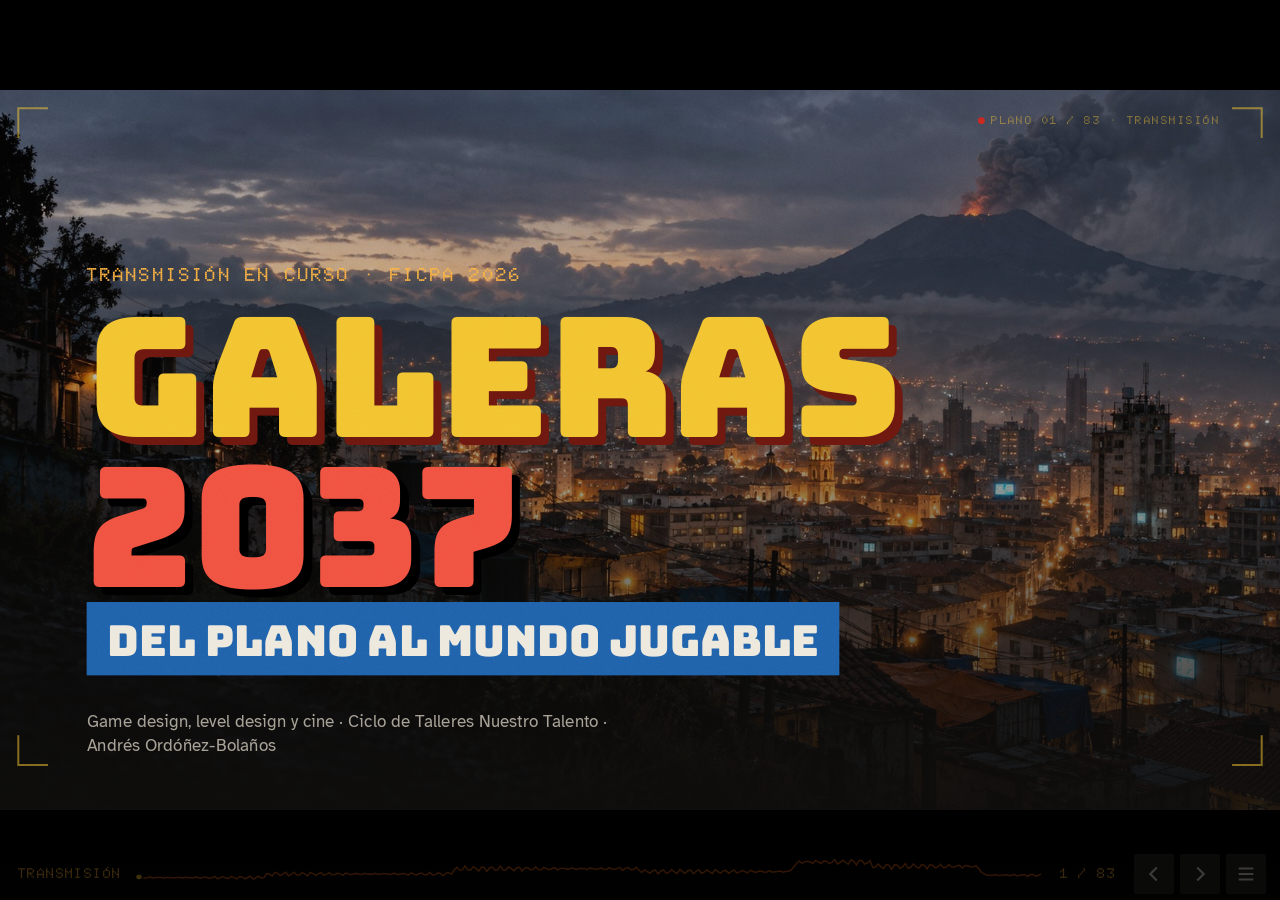
<file: slides/index.html>
<!doctype html>
<html lang="es">
<head>
  <meta charset="utf-8">
  <meta name="viewport" content="width=device-width, initial-scale=1, viewport-fit=cover">
  <title>Galeras 2037 · Slides</title>
  <meta name="description" content="Slides del taller Galeras 2037: del plano al mundo jugable. FICPA 2026.">
  <meta name="theme-color" content="#171614">
  <link rel="preload" href="../assets/fonts/bungee-latin-400-normal.woff2" as="font" type="font/woff2" crossorigin>
  <link rel="preload" href="../assets/fonts/atkinson-hyperlegible-latin-400-normal.woff2" as="font" type="font/woff2" crossorigin>
  <link rel="stylesheet" href="../assets/css/base.css">
  <link rel="stylesheet" href="../assets/css/slides.css">
  <link rel="icon" href="data:image/svg+xml,%3Csvg xmlns='http://www.w3.org/2000/svg' viewBox='0 0 32 32'%3E%3Crect width='32' height='32' fill='%23171614'/%3E%3Cpath d='M3 27 L14 9 L16 11 L18 9 L29 27Z' fill='%23f26b1d'/%3E%3C/svg%3E">
  <script type="importmap">{ "imports": { "three": "../vendor/three/three.module.min.js", "three/addons/": "../vendor/three/addons/" } }</script>
</head>
<body>
<p class="rotate-hint"><svg viewBox="0 0 24 24" aria-hidden="true"><rect x="6" y="3" width="12" height="18" rx="2" fill="none" stroke="currentColor" stroke-width="2"/><path d="M3 9a9 9 0 0 1 4-6M21 15a9 9 0 0 1-4 6" fill="none" stroke="currentColor" stroke-width="2"/></svg>Gira el celular para leer las slides más grandes.</p>
<div class="deck" id="deck">

<!-- ===================== ZONA 1 · TRANSMISIÓN ===================== -->
<section class="slide s-cover" id="transmision" data-zone="Transmisión" data-title="Portada">
  <figure class="bg" data-img="p00-portada" data-alt="Pasto en 2037 al anochecer, con el Galeras humeante al fondo"></figure>
  <div class="s-cover__title">
    <p class="led">Transmisión en curso · FICPA 2026</p>
    <h1><span class="paint-y">GALERAS</span> <span class="paint-r">2037</span></h1>
    <p class="s-cover__sub">Del plano al mundo jugable</p>
  </div>
  <p class="s-cover__meta">Game design, level design y cine · Ciclo de Talleres Nuestro Talento · Andrés Ordóñez-Bolaños</p>
  <aside class="notes">Se apagan las luces. Antes de esta slide, 3 minutos de la web en modo transmisión (tecla T en la página principal). No expliques nada todavía: deja que miren la ciudad aplanarse en su plano.</aside>
</section>

<section class="slide s-zone" data-zone="Transmisión" data-title="Zona 1 · Transmisión">
  <figure class="bg" data-img="z1-transmision" data-alt="Plaza de Nariño en 2037: la estatua con su holograma, la catedral y la carroza"></figure>
  <div class="s-zone__card">
    <p class="led">Zona 1 · 8:00 · 20 min</p>
    <h2>Transmisión</h2>
    <p class="s-zone__mission"><b>Objetivo de misión:</b> entender a qué vinimos y con qué reglas se juega esta mañana.</p>
  </div>
  <aside class="notes">Bienvenida. Cuenta que la mañana completa está diseñada como un nivel de videojuego, pero no reveles todavía cómo. Eso se revela en el estreno.</aside>
</section>

<section class="slide s-quien" data-zone="Transmisión" data-title="Quién te habla">
  <p class="led">Quién te habla</p>
  <h2>Andrés Ordóñez&#8209;Bolaños</h2>
  <p class="big">Lead Programmer y líder técnico de videojuegos AAA. Nariñense.</p>
  <ul class="creditos">
    <li><span>Ha trabajado con</span><b>Warner Bros. · Disney · Rockstar Games</b></li>
    <li><span>Proyectos junto a</span><b>Epic Games · Wizards of the Coast</b></li>
    <li class="creditos__top"><span>Lead Programmer</span><b>Raptor Heist</b><em>Nominado en The Game Awards 2025</em></li>
    <li><span>Participó en</span><b>Steal an Egg · Dungeons &amp; Dragons · Orcs Must Die! By the Blade</b></li>
    <li><span>Academia</span><b>MSc en Ciencias de la Computación · IEEE y Springer · profesor</b></li>
    <li><span>Fundador</span><b>Realidades X</b></li>
  </ul>
  <aside class="notes">Máximo 3 minutos. No leas la lista: cuenta una sola historia concreta de cómo se trabaja en un estudio. Cierra con: "Hoy no vengo a enseñarles a programar. Vengo a enseñarles cómo piensa un estudio antes de gastar un peso".</aside>
</section>

<section class="slide s-statement s-statement--paper" data-zone="Transmisión" data-title="Planos para rodar planos">
  <p class="s-statement__text">Hoy vamos a dibujar <em>planos</em> para rodar <em>planos</em>.</p>
  <aside class="notes">Deja la frase sola unos segundos. Pregunta: "¿Qué significa plano?". Deja que respondan y luego pasa a la siguiente.</aside>
</section>

<section class="slide s-duo" data-zone="Transmisión" data-title="Plano y plano">
  <div class="s-duo__col">
    <p class="led">Plano · mapa</p>
    <h3>La planta</h3>
    <p>Un espacio visto desde arriba: muros, recorridos, puertas, decisiones. Es lo que dibuja un <b>level designer</b>.</p>
  </div>
  <figure class="s-duo__img" data-img="c01-plano-plano" data-alt="El plano de papel del nivel con muros, pistas y cámaras"></figure>
  <div class="s-duo__col">
    <p class="led">Plano · toma</p>
    <h3>El encuadre</h3>
    <p>Lo que la cámara ve entre dos cortes. Es la unidad del lenguaje del <b>cine</b>.</p>
  </div>
  <aside class="notes">El taller vive en la frontera entre las dos palabras. Hoy un mismo papel será mapa, tablero de juego y planta de rodaje.</aside>
</section>

<section class="slide s-list s-list--tesis" data-zone="Transmisión" data-title="La tesis">
  <h2>La tesis</h2>
  <ol class="tesis">
    <li><b>El cine</b> organiza planos.</li>
    <li><b>El game design</b> organiza experiencias.</li>
    <li><b>El level design</b> organiza el descubrimiento.</li>
    <li><b>El liderazgo técnico</b> convierte una visión compleja en algo realizable.</li>
  </ol>
  <aside class="notes">Esta es la tesis de la propuesta aprobada por el FICPA. Cada zona del taller trabaja una de estas cuatro capas.</aside>
</section>

<section class="slide s-statement s-statement--paper s-500" data-zone="Transmisión" data-title="¿Por qué 2037?">
  <p class="led">¿Por qué 2037?</p>
  <p class="s-statement__text">En 2037, Pasto cumple <em>500 años</em>.</p>
  <p class="s-statement__sub">Según la fecha más citada, San Juan de Pasto fue fundada en 1537. Hoy imaginamos ese aniversario: ¿qué ciudad queremos que exista ese día y cuál tememos?</p>
  <aside class="notes">Un minuto. Dilo con calma y deja la pregunta abierta: no la respondas. Aclara que hay historiadores que proponen otra fecha cercana; lo que importa es que 2037 no es un año al azar sino un aniversario. Todo el taller construye una respuesta posible a esa pregunta.</aside>
</section>

<section class="slide s-ruta" data-zone="Transmisión" data-title="El recorrido de hoy">
  <p class="led">El recorrido de hoy · 4 h 30 min</p>
  <h2>Siete zonas, un solo proyecto</h2>
  <ol class="ruta">
    <li><b>01</b><strong>Transmisión</strong><span>20 min</span><em>A qué vinimos</em></li>
    <li><b>02</b><strong>Diseñar la experiencia</strong><span>40 min</span><em>Ficha de Experiencia</em></li>
    <li><b>03</b><strong>Pasto 2037</strong><span>45 min</span><em>Constitución del Mundo</em></li>
    <li class="ruta__pausa"><b>II</b><strong>Refugio</strong><span>15 min</span><em>Pausa</em></li>
    <li><b>04</b><strong>El espacio escribe</strong><span>50 min</span><em>Plano de Nivel A3</em></li>
    <li><b>05</b><strong>Niebla de guerra</strong><span>30 min</span><em>Versión 2 del plano</em></li>
    <li><b>06</b><strong>Vertical slice</strong><span>45 min</span><em>Teaser de 30 segundos</em></li>
    <li><b>07</b><strong>Estreno</strong><span>25 min</span><em>Pitch de 2 minutos</em></li>
  </ol>
  <p class="ruta__pie">Cada zona termina con algo sobre la mesa. Al final, todo junto es un mundo listo para filmarse.</p>
  <aside class="notes">Un minuto. Recorre la línea con el dedo, de izquierda a derecha: "Cada zona deja algo en la mesa; nada se bota". Señala el Refugio: hay pausa. No expliques la curva de tensión: es la sorpresa del final.</aside>
</section>

<section class="slide s-split s-split--right" data-zone="Transmisión" data-title="El método de un estudio">
  <figure class="s-split__img" data-img="c02-estudio-aaa" data-alt="El nivel visto desde arriba, como en el editor de un estudio"></figure>
  <div class="s-split__text">
    <p class="led">Cómo piensa un estudio AAA</p>
    <h2>Probar antes de producir</h2>
    <ol class="steps">
      <li>Formular la experiencia</li>
      <li>Prototipar en papel</li>
      <li>Probar con otros</li>
      <li>Iterar con evidencia</li>
      <li>Producir solo lo que fortalece la visión</li>
    </ol>
    <p class="quiet">Una mala idea descubierta en papel cuesta una hora. Descubierta en producción cuesta meses.</p>
    <p class="analogia"><b>Es como…</b> probar la sopa antes de servirla a cien invitados.</p>
  </div>
  <aside class="notes">Aquí va tu experiencia real de estudio: el grey box antes del arte, el vertical slice antes de la producción completa. Conecta con el presupuesto de un cortometraje.</aside>
</section>

<section class="slide s-list" data-zone="Transmisión" data-title="Reglas del juego">
  <h2>Reglas del juego</h2>
  <ul class="rules">
    <li><b>Células de 4 a 5 personas.</b> Cada una construye un solo proyecto toda la mañana; no hay ejercicios desechables.</li>
    <li><b>Roles que rotan:</b> Dirección · Game Design · Level Design · Producción · Curaduría.</li>
    <li><b>Toda idea se prueba en papel.</b> Si no funciona en papel, no funcionará en pantalla.</li>
    <li><b>Observar sin explicar.</b> Cuando otro juega tu escena, tú callas y anotas.</li>
    <li><b>La IA asiste; la autoría decide.</b> Su uso es opcional y se declara.</li>
  </ul>
  <aside class="notes">Reparte las tarjetas de rol. La persona de Curaduría lleva el tiempo y hace las preguntas incómodas.</aside>
</section>

<section class="slide s-semaforo" data-zone="Transmisión" data-title="Semáforo del Galeras">
  <h2>Semáforo del Galeras</h2>
  <p class="big">Cada célula tiene tres tarjetas. Levanten la que corresponda, en cualquier momento.</p>
  <div class="semaforo">
    <div class="semaforo__card semaforo__card--g"><b>Verde</b><span>Vamos bien</span></div>
    <div class="semaforo__card semaforo__card--y"><b>Amarillo</b><span>Tenemos una duda</span></div>
    <div class="semaforo__card semaforo__card--r"><b>Rojo</b><span>Estamos bloqueados</span></div>
  </div>
  <aside class="notes">Son los mismos niveles de alerta con los que Pasto convive por el volcán. Te permiten leer el salón de un vistazo sin interrumpir.</aside>
</section>

<section class="slide s-question" data-zone="Transmisión" data-title="Pregunta semilla">
  <p class="led">Conversación · 7 min</p>
  <p class="s-question__q">¿Cuál es el último lugar de Pasto donde sintieron <em>miedo</em>, <em>asombro</em> o que estaban <em>perdidos</em>?</p>
  <aside class="notes">Anota las respuestas en el tablero, agrupadas por emoción. Las vas a recuperar en la Zona 3 como material de mundo y en la Zona 4 como lugares para mapear.</aside>
</section>

<!-- ===================== ZONA 2 · EXPERIENCIA ===================== -->
<section class="slide s-zone s-zone--blue" id="experiencia" data-zone="Experiencia" data-title="Zona 2 · Diseñar la experiencia">
  <figure class="bg" data-img="z2-experiencia" data-alt="Entrada al mercado del Potrerillo bajo lonas con luces LED"></figure>
  <div class="s-zone__card">
    <p class="led">Zona 2 · 8:20 · 40 min</p>
    <h2>Diseñar la experiencia antes de la historia</h2>
    <p class="s-zone__mission"><b>Objetivo de misión:</b> una frase que diga qué sentirá, descubrirá y decidirá tu público.</p>
  </div>
  <aside class="notes">Primero 6 minutos de historia, luego conceptos, la biopsia, la Célula 0 y la práctica.</aside>
</section>

<section class="slide s-timeline" data-zone="Experiencia" data-title="Historia del cine: aprender a mostrar">
  <header><p class="led">Historia del cine en seis momentos</p><h2>El cine aprende a mostrar</h2></header>
  <ol class="timeline">
    <li><time>1895</time><b>Hermanos Lumière</b><span>Un tren llega a la estación y el cine nace como atracción.</span></li>
    <li><time>1902</time><b>Viaje a la Luna</b><span>Méliès inventa mundos imposibles con trucos de cámara.</span></li>
    <li><time>1920s</time><b>Kuleshov</b><span>El sentido de una imagen depende de la que viene al lado.</span></li>
    <li><time>1925</time><b>El acorazado Potemkin</b><span>Eisenstein: el montaje choca imágenes para producir ideas.</span></li>
    <li><time>1941</time><b>Ciudadano Kane</b><span>La profundidad de campo deja que el público elija dónde mirar.</span></li>
    <li><time>1954</time><b>La ventana indiscreta</b><span>Hitchcock convierte al espectador en vigilante.</span></li>
  </ol>
  <figure class="s-timeline__img" data-img="c28-cine" data-alt="Toma de cine en 2.39:1 en la Plaza de Nariño"></figure>
  <p class="analogia"><b>Es como…</b> aprender a contar un chiste: el cine aprendió cuándo mostrar cada cosa.</p>
  <aside class="notes">El cine pasó 60 años aprendiendo a dirigir la mirada del público sin dejarlo moverse. Los videojuegos heredan todo eso y le suman algo que el cine no tenía: dejar que el público actúe.</aside>
</section>

<section class="slide s-split" data-zone="Experiencia" data-title="El efecto Kuleshov">
  <figure class="s-split__img" data-img="c26-kuleshov" data-alt="La Calle Real con el camino crítico marcado en naranja"></figure>
  <div class="s-split__text">
    <p class="led">Lev Kuleshov · década de 1920</p>
    <h2>El contexto cambia el significado</h2>
    <p>El mismo rostro de un actor, montado junto a un plato de sopa, un ataúd o una niña, parece expresar hambre, duelo o ternura.</p>
    <p class="big">En un nivel pasa lo mismo: la misma acción, caminar por una calle, significa otra cosa si al fondo hay un escáner.</p>
    <p class="quiet">El level designer hace montaje con el espacio.</p>
    <p class="analogia"><b>Es como…</b> la misma canción en un matrimonio o en un funeral.</p>
  </div>
  <aside class="notes">Pregunta: ¿qué cambia en la Calle Real cuando aparece el arco del Ojo de Atriz? Nada en la calle; todo en lo que siente quien la recorre.</aside>
</section>

<section class="slide s-split s-split--right" data-zone="Experiencia" data-title="Suspenso: la bomba bajo la mesa">
  <figure class="s-split__img" data-img="c27-suspenso" data-alt="El haz del Ojo de Atriz barriendo la plaza desde la torre"></figure>
  <div class="s-split__text">
    <p class="led">Hitchcock, en sus conversaciones con Truffaut</p>
    <h2>Sorpresa o suspenso</h2>
    <p><b>Sorpresa:</b> una bomba explota sin aviso. Quince segundos de susto.</p>
    <p><b>Suspenso:</b> el público ve la bomba bajo la mesa antes que los personajes. Quince minutos de tensión.</p>
    <p class="big">En los juegos se llama <em>telegrafiar</em>: la amenaza se ve antes de llegar a ella.</p>
    <p class="analogia"><b>Es como…</b> el trueno antes del aguacero: ya sabes lo que viene.</p>
  </div>
  <aside class="notes">En Galeras 2037, el escáner y el haz de la catedral se ven desde lejos a propósito. El jugador decide con información; eso es suspenso jugable.</aside>
</section>

<section class="slide s-timeline" data-zone="Experiencia" data-title="Historia I: los juegos aprenden a existir">
  <header><p class="led">Historia exprés · I</p><h2>Los juegos aprenden a existir</h2></header>
  <ol class="timeline">
    <li><time>1958</time><b>Tennis for Two</b><span>Un osciloscopio de laboratorio se vuelve cancha.</span></li>
    <li><time>1962</time><b>Spacewar!</b><span>Estudiantes del MIT inventan el duelo en una computadora.</span></li>
    <li><time>1972</time><b>Pong</b><span>Una regla que se entiende en un segundo.</span></li>
    <li><time>1978</time><b>Space Invaders</b><span>La amenaza baja y acelera: la tensión se vuelve sistema.</span></li>
    <li><time>1980</time><b>Pac-Man</b><span>Cada fantasma tiene su propia personalidad.</span></li>
    <li><time>1985</time><b>Super Mario Bros.</b><span>El mundo 1-1 enseña a jugar sin una sola palabra.</span></li>
  </ol>
  <figure class="s-timeline__img" data-img="c03-arcade-mercado" data-alt="Puestos del mercado con lonas y tiras LED"></figure>
  <aside class="notes">Detente en Mario 1-1: el primer Goomba viene hacia ti y aprendes a saltar porque el espacio te obliga. Eso es level design como pedagogía.</aside>
</section>

<section data-opcional class="slide s-timeline" data-zone="Experiencia" data-title="Historia II: los juegos aprenden del cine">
  <header><p class="led">Historia exprés · II</p><h2>Los juegos aprenden del cine</h2></header>
  <ol class="timeline timeline--dense">
    <li><time>1993</time><b>Myst</b><span>Un mundo para mirar y descifrar.</span></li>
    <li><time>1993</time><b>Doom</b><span>El mapa como arquitectura de la tensión.</span></li>
    <li><time>1998</time><b>Half-Life</b><span>La historia ocurre sin quitarte el control.</span></li>
    <li><time>1998</time><b>Metal Gear Solid</b><span>Dirección de cámara y actuación de voz.</span></li>
    <li><time>2001</time><b>ICO</b><span>El vacío como emoción. Su portada homenajea a De Chirico.</span></li>
    <li><time>2004</time><b>Half-Life 2</b><span>Una ciudad distópica que se lee sola.</span></li>
    <li><time>2005</time><b>Shadow of the Colossus</b><span>El paisaje como protagonista.</span></li>
    <li><time>2007</time><b>BioShock</b><span>Una utopía fracasada contada por sus ruinas.</span></li>
  </ol>
  <aside class="notes">Half-Life 2 y BioShock son clave para la Zona 3: dos distopías que se entienden caminando, sin que nadie las explique.</aside>
</section>

<section class="slide s-timeline" data-zone="Experiencia" data-title="Historia III: el cine aprende de los juegos">
  <header><p class="led">Historia exprés · III</p><h2>Y el cine aprende de los juegos</h2></header>
  <ol class="timeline timeline--dense">
    <li><time>1982</time><b>Tron</b><span>El cine entra a la máquina.</span></li>
    <li><time>1998</time><b>Corre, Lola, corre</b><span>Morir y reintentar como estructura.</span></li>
    <li><time>2012</time><b>Journey</b><span>Una montaña como único destino.</span></li>
    <li><time>2013</time><b>The Last of Us</b><span>Cine y juego en el mismo gesto.</span></li>
    <li><time>2014</time><b>Al filo del mañana</b><span>El bucle de respawn llevado a película.</span></li>
    <li><time>2016</time><b>Inside</b><span>Ni una palabra, todo se entiende.</span></li>
    <li><time>2019</time><b>Death Stranding</b><span>Actores de cine dentro de un mundo jugable.</span></li>
    <li><time>2023</time><b>UEFN</b><span>Cualquiera puede construir mundos dentro de Fortnite.</span></li>
    <li><time>2025</time><b>Raptor Heist</b><span>Nominado en The Game Awards. Hecho en UEFN.</span></li>
  </ol>
  <aside class="notes">Cierra con Raptor Heist: tu propio trabajo como prueba de que este cruce existe hoy y no es teoría.</aside>
</section>

<section data-opcional class="slide s-timeline s-timeline--red" data-zone="Experiencia" data-title="Cine y juegos se roban ideas">
  <header><p class="led">Préstamos</p><h2>Cine y juegos se roban ideas</h2></header>
  <ol class="timeline timeline--dense">
    <li><time>1983</time><b>Dragon's Lair</b><span>Un juego hecho con animación de cine: la película interactiva.</span></li>
    <li><time>1999</time><b>Matrix</b><span>El bullet time pasa del cine a Max Payne (2001).</span></li>
    <li><time>2003</time><b>Red vs Blue</b><span>Machinima: una serie filmada dentro de Halo.</span></li>
    <li><time>2015</time><b>Hardcore Henry</b><span>Una película entera en primera persona.</span></li>
    <li><time>2018</time><b>Bandersnatch</b><span>Netflix estrena cine donde el público decide.</span></li>
    <li><time>2019</time><b>The Mandalorian</b><span>Fondos renderizados en tiempo real con un motor de juego.</span></li>
    <li><time>2023</time><b>The Last of Us</b><span>El juego llega a la televisión con su puesta en escena.</span></li>
  </ol>
  <aside class="notes">Hoy la frontera es una herramienta compartida: el motor en tiempo real. El mismo archivo sirve para jugar, para previsualizar y para rodar.</aside>
</section>

<section class="slide s-list s-dicc" data-zone="Experiencia" data-title="El diccionario">
  <h2>El diccionario del taller</h2>
  <dl class="dicc-s">
    <div><dt>Guion</dt><dd>Reglas y sistemas</dd></div>
    <div><dt>Puesta en escena</dt><dd>Level design</dd></div>
    <div><dt>Planta de cámara</dt><dd>Mapa del nivel</dd></div>
    <div><dt>Storyboard</dt><dd>Greybox</dd></div>
    <div><dt>Plano de ubicación</dt><dd>Hito</dd></div>
    <div><dt>Fuera de campo</dt><dd>Niebla de guerra</dd></div>
    <div><dt>Montaje</dt><dd>Ritmo del nivel</dd></div>
    <div><dt>Proyección de prueba</dt><dd>Playtest</dd></div>
    <div><dt>Teaser</dt><dd>Vertical slice</dd></div>
    <div><dt>Set de rodaje</dt><dd>Motor en tiempo real</dd></div>
  </dl>
  <aside class="notes">Esta slide vuelve a aparecer en la web. Pide que cada célula use las dos palabras: la de cine y la de juego.</aside>
</section>


<section data-opcional class="slide s-split" data-zone="Experiencia" data-title="El círculo mágico">
  <figure class="s-split__img" data-img="c04-circulo-magico" data-alt="Los anillos holográficos alrededor de la estatua de Nariño"></figure>
  <div class="s-split__text">
    <p class="led">Filosofía del juego</p>
    <h2>El círculo mágico</h2>
    <p><b>Johan Huizinga</b> (<i>Homo Ludens</i>, 1938): jugar crea un espacio aparte, con reglas propias, donde las cosas significan otra cosa.</p>
    <p><b>Bernard Suits</b> (1978): jugar es el intento voluntario de superar obstáculos innecesarios.</p>
    <p class="quiet">Una sala de cine también es un círculo mágico: apagamos las luces y aceptamos otras reglas.</p>
    <p class="analogia"><b>Es como…</b> una cancha de fútbol: adentro, tocar el balón con la mano es falta.</p>
  </div>
  <aside class="notes">Pregunta: ¿qué obstáculo innecesario aceptamos cuando vemos una película de suspenso? (No saber, esperar, no poder intervenir.)</aside>
</section>

<section class="slide s-list" data-zone="Experiencia" data-title="El verbo">
  <h2>El verbo</h2>
  <p class="big">¿Qué <em>hace</em> quien vive la experiencia? Una sola acción, la central.</p>
  <dl class="verbs">
    <div><dt>Saltar</dt><dd>Super Mario Bros.</dd></div>
    <div><dt>Esconderse</dt><dd>Inside</dd></div>
    <div><dt>Caminar hacia</dt><dd>Journey</dd></div>
    <div><dt>Proteger</dt><dd>Children of Men</dd></div>
    <div><dt>Sospechar</dt><dd>Cualquier buen thriller</dd></div>
  </dl>
  <p class="quiet">En el cine nadie presiona botones, pero el público ejecuta verbos mentales: sospechar, anticipar, elegir de qué lado está.</p>
  <p class="analogia"><b>Es como…</b> el verbo de un deporte: en el fútbol, patear; en el baloncesto, encestar.</p>
  <aside class="notes">Pide a cada célula que diga en voz alta el verbo de su película favorita.</aside>
</section>

<section class="slide s-loop" data-zone="Experiencia" data-title="El bucle">
  <h2>El bucle de la experiencia</h2>
  <div class="loop">
    <span class="loop__n loop__n--1">Atención</span>
    <span class="loop__n loop__n--2">Interpretación</span>
    <span class="loop__n loop__n--3">Decisión</span>
    <span class="loop__n loop__n--4">Consecuencia</span>
    <svg viewBox="0 0 600 600" aria-hidden="true"><circle cx="300" cy="300" r="220"/><path d="M300 80 l18 -12 M300 80 l18 12"/></svg>
  </div>
  <p class="s-loop__note">En un buen juego, este bucle gira cada pocos segundos. En una buena escena, también.</p>
  <p class="analogia"><b>Es como…</b> cruzar una calle: miras, calculas, decides y llegas… o no.</p>
  <aside class="notes">Ejemplo: algo se mueve en la oscuridad (atención) → ¿es una amenaza? (interpretación) → corro o me escondo (decisión) → me ve o no me ve (consecuencia).</aside>
</section>

<section class="slide s-list" data-zone="Experiencia" data-title="Pilares">
  <h2>Pilares de diseño</h2>
  <p class="big">Tres a cinco frases que no se negocian. Toda decisión se mide contra ellas.</p>
  <ul class="pillars">
    <li>La experiencia precede a la herramienta.</li>
    <li>Pasto no es un decorado.</li>
    <li>Toda tecnología tiene un costo.</li>
    <li>Prototipar antes de producir.</li>
    <li>La IA asiste; la autoría decide.</li>
  </ul>
  <p class="quiet">Estos son los pilares de este taller. Cada célula escribirá los suyos.</p>
  <aside class="notes">Analogía: es como la receta de la abuela: hay ingredientes que no se negocian. Muestra cómo un pilar elimina ideas: "¿Esto hace que Pasto sea decorado? Entonces se corta".</aside>
</section>

<section class="slide s-biopsia" data-zone="Experiencia" data-title="Biopsia comparada">
  <header><p class="led">Biopsia comparada · 6 min</p><h2>Una escena de cine, una de juego</h2></header>
  <div class="biopsia">
    <div class="biopsia__col"><p class="tag">Cine</p><h3>Children of Men</h3><p>Alfonso Cuarón, 2006. Plano secuencia de la emboscada en el auto.</p></div>
    <div class="biopsia__col"><p class="tag">Juego</p><h3>Half-Life 2</h3><p>Valve, 2004. Llegada a City 17.</p></div>
  </div>
  <ul class="biopsia__q"><li>¿Qué <b>siente</b> el público?</li><li>¿Qué <b>descubre</b>?</li><li>¿Qué <b>decide</b>, o qué decide el personaje por él?</li></ul>
  <aside class="notes">Reproduce los dos fragmentos (traerlos descargados, menos de 2 minutos cada uno, uso educativo). Pregunta en voz alta y anota en dos columnas.</aside>
</section>

<section class="slide s-hipotesis" data-zone="Experiencia" data-title="Hipótesis de experiencia">
  <p class="led">La frase que lo ordena todo</p>
  <p class="s-hipotesis__text">Queremos que el público<br><b>sienta</b>&nbsp;<u></u><br>mientras <b>descubre</b>&nbsp;<u></u><br>y <b>decide</b>&nbsp;<u></u>.</p>
  <aside class="notes">Esta frase reemplaza a la pregunta "¿qué historia contamos?". La historia sale después.</aside>
</section>

<section class="slide s-celula" data-zone="Experiencia" data-title="Célula 0 · Ficha">
  <figure class="s-celula__img" data-img="c05-celula0-rostro" data-alt="La carroza del carnaval, mitad armazón y mitad pintada"></figure>
  <div class="s-celula__sheet">
    <p class="tag">Célula 0 · ejemplo</p>
    <h2>Contrabando de Rostros</h2>
    <p class="sheet-line">Queremos que el público sienta <mark>vértigo</mark> mientras descubre que <mark>su propio rostro es contrabando</mark> y decide <mark>si pintarse para desaparecer</mark>.</p>
    <p class="sheet-line"><b>Verbo:</b> ocultarse.</p>
    <p class="sheet-line"><b>Transformación:</b> del miedo a la complicidad.</p>
  </div>
  <aside class="notes">Yo hago: llena la ficha frente a ellos y piensa en voz alta. En 2037, el talco y la pintura de Negros y Blancos sirven para engañar al reconocimiento facial.</aside>
</section>

<section class="slide s-mission" data-zone="Experiencia" data-title="Misión 2" data-timer="15">
  <p class="led">Misión · Zona 2</p>
  <h2>Ficha de Experiencia</h2>
  <ol class="mission-steps">
    <li>Completen la frase: sentir · descubrir · decidir.</li>
    <li>Escojan <b>un</b> verbo central.</li>
    <li>Escriban la transformación emocional: de ___ a ___.</li>
  </ol>
  <p class="done"><b>Terminado cuando:</b> alguien de otra célula lee la ficha y explica en 15 segundos qué se siente y qué se hace.</p>
  <div class="timer" aria-live="polite"><span class="timer__t">15:00</span><span class="timer__hint">S para iniciar</span></div>
  <aside class="notes">Recorre las mesas. Si una célula se bloquea, ofrécele dos emociones y que elija una.</aside>
</section>

<!-- ===================== ZONA 3 · DISTOPÍAS ===================== -->
<section class="slide s-zone s-zone--red" id="distopias" data-zone="Distopías" data-title="Zona 3 · Pasto 2037">
  <figure class="bg" data-img="z3-distopias" data-alt="La catedral de Pasto convertida en torre de vigilancia, vista en contrapicado"></figure>
  <div class="s-zone__card">
    <p class="led">Zona 3 · 9:00 · 45 min</p>
    <h2>Pasto 2037: distopías, cyberpunk y transhumanismo</h2>
    <p class="s-zone__mission"><b>Objetivo de misión:</b> las reglas que hacen que este futuro solo pueda ocurrir aquí.</p>
  </div>
  <aside class="notes">La zona más filosófica. Cada idea tiene una imagen, una frase y una pregunta. Lo demás queda en el archivo profundo.</aside>
</section>

<section class="slide s-split" data-zone="Distopías" data-title="Utopía, distopía, heterotopía">
  <figure class="s-split__img" data-img="c06-utopia-distopia" data-alt="Desde el páramo, la puerta de la chakana y la ciudad al fondo"></figure>
  <div class="s-split__text">
    <h2>Tres lugares que no existen</h2>
    <dl class="defs">
      <div><dt>Utopía</dt><dd>Tomás Moro, 1516. En griego, "ningún lugar": la sociedad perfecta.</dd></div>
      <div><dt>Distopía</dt><dd>John Stuart Mill usa la palabra en 1868: el lugar donde lo perfecto salió mal.</dd></div>
      <div><dt>Heterotopía</dt><dd>Michel Foucault, 1967: lugares reales que funcionan con otras reglas, como el cine, el cementerio o el carnaval.</dd></div>
    </dl>
  </div>
  <aside class="notes">El Carnaval de Negros y Blancos es una heterotopía: durante unos días se suspenden las jerarquías. Por eso es tan buen material distópico.</aside>
</section>

<section class="slide s-statement" data-zone="Distopías" data-title="Una distopía es una regla">
  <p class="s-statement__text">Una distopía es una regla llevada hasta su <em>última consecuencia</em>.</p>
  <aside class="notes">Esto es game design puro: una regla, un sistema y una consecuencia. Por eso las distopías se juegan tan bien.</aside>
</section>

<section data-opcional class="slide s-grid" data-zone="Distopías" data-title="Las grandes distopías">
  <h2>Las grandes distopías</h2>
  <div class="grid3">
    <div><time>1927</time><b>Metropolis</b><span>Fritz Lang. Una ciudad vertical que divide arriba y abajo.</span></div>
    <div><time>1920</time><b>Nosotros</b><span>Yevgueni Zamiatin. Casas de vidrio y personas numeradas.</span></div>
    <div><time>1932</time><b>Un mundo feliz</b><span>Aldous Huxley. Placer como forma de control.</span></div>
    <div><time>1949</time><b>1984</b><span>George Orwell. La verdad se reescribe cada día.</span></div>
    <div><time>1953</time><b>Fahrenheit 451</b><span>Ray Bradbury. La memoria se quema.</span></div>
    <div><time>1985</time><b>El cuento de la criada</b><span>Margaret Atwood. El cuerpo como territorio político.</span></div>
  </div>
  <p class="quiet">Pregunta para cada una: ¿cuál es la regla y cuál su costo humano?</p>
  <aside class="notes">No leas todo. Escoge dos y extrae la regla. Ejemplo: en Fahrenheit 451 la regla es "los libros están prohibidos"; el costo, la memoria.</aside>
</section>

<section class="slide s-timeline s-timeline--red" data-zone="Distopías" data-title="Cyberpunk">
  <header><p class="led">High tech, low life</p><h2>Cyberpunk</h2></header>
  <ol class="timeline">
    <li><time>1968</time><b>¿Sueñan los androides con ovejas eléctricas?</b><span>Philip K. Dick. ¿Qué nos hace humanos?</span></li>
    <li><time>1982</time><b>Blade Runner</b><span>Ridley Scott, con el diseño de Syd Mead y la influencia de Moebius.</span></li>
    <li><time>1984</time><b>Neuromante</b><span>William Gibson populariza el ciberespacio.</span></li>
    <li><time>1988</time><b>Akira</b><span>Neo-Tokio, juventud y poder.</span></li>
    <li><time>1995</time><b>Ghost in the Shell</b><span>Una mente en un cuerpo fabricado.</span></li>
    <li><time>1999</time><b>Matrix</b><span>La realidad como simulación.</span></li>
  </ol>
  <blockquote class="pull">"La calle encuentra sus propios usos para las cosas." <cite>William Gibson, 1982</cite></blockquote>
  <aside class="notes">La frase de Gibson es la clave de la siguiente slide: el cyberpunk no trata de la tecnología de lujo sino de la que se repara y se revende en la calle.</aside>
</section>

<section class="slide s-split s-split--right" data-zone="Distopías" data-title="Cyberpunk del Sur">
  <figure class="s-split__img" data-img="c08-cyberpunk-sur" data-alt="Rótulos pintados a mano y pantallas LED en el mercado"></figure>
  <div class="s-split__text">
    <p class="led">Ciencia ficción desde aquí</p>
    <h2>Cyberpunk del Sur</h2>
    <p class="big">¿Y si el futuro no se pareciera a Tokio sino a Pasto?</p>
    <p><b>Sleep Dealer</b> (Alex Rivera, 2008): trabajadores mexicanos operan robots en Estados Unidos sin cruzar la frontera. Su cuerpo se queda; su trabajo emigra.</p>
    <p>Aquí la tecnología no llega reluciente: se repara, se pinta a mano, se revende en el mercado.</p>
  </div>
  <aside class="notes">La estética de la web y de las slides sale de aquí: rótulos pintados, lonas y pantallas LED piratas, en lugar del neón importado.</aside>
</section>

<section class="slide s-split" data-zone="Distopías" data-title="Futurismo andino">
  <figure class="s-split__img" data-img="c22-cuy-gigante" data-alt="Un cuy gigante de carnaval, con propulsores y ruana tejida, vuela sobre el mercado"></figure>
  <div class="s-split__text">
    <p class="led">Futurismo andino</p>
    <h2>El cuy también vuela</h2>
    <p class="big">El futuro se cree cuando conserva algo del pasado.</p>
    <ul class="ticks">
      <li><b>El cuy</b>, plato de fiesta en Nariño, ahora reparte paquetes con propulsores.</li>
      <li><b>Las carrozas</b> del Carnaval se vuelven globos gigantes que cruzan la ciudad.</li>
      <li><b>El barniz y las ruanas</b> se venden con luz LED, en los kioscos de siempre.</li>
    </ul>
    <p class="quiet">¿Qué animal, comida u oficio de tu barrio sigue existiendo en 2037? ¿Qué le cambió la tecnología?</p>
  </div>
  <aside class="notes">Es la slide que conecta lo transhumanista con lo regional. El humor es intencional: un cuy con propulsores hace sonreír y, al mismo tiempo, dice que en este futuro la tecnología se mezcló con lo local en vez de borrarlo. Pide a cada célula una respuesta rápida a la pregunta: será material para su Constitución del Mundo.</aside>
</section>

<section class="slide s-split" data-zone="Distopías" data-title="Transhumanismo">
  <figure class="s-split__img" data-img="c09-transhumano-mopa" data-alt="Rótulos del mercado: implantes, barniz de Pasto y memorias"></figure>
  <div class="s-split__text">
    <h2>Transhumanismo</h2>
    <dl class="defs">
      <div><dt>1957</dt><dd>Julian Huxley populariza la palabra: la especie puede trascenderse a sí misma con ciencia y tecnología.</dd></div>
      <div><dt>1960</dt><dd>Manfred Clynes y Nathan Kline proponen el "cyborg": un organismo ampliado para sobrevivir en el espacio.</dd></div>
      <div><dt>1985</dt><dd>Donna Haraway, <i>Manifiesto cyborg</i>: ya somos híbridos de máquina y organismo.</dd></div>
    </dl>
    <p class="big">¿Quién puede pagar la mejora? ¿Quién se queda afuera?</p>
  </div>
  <aside class="notes">Pilar del taller: toda tecnología tiene un costo. El transhumanismo se aborda desde sus consecuencias humanas y políticas.</aside>
</section>

<section data-opcional class="slide s-duo s-duo--philo" data-zone="Distopías" data-title="Lentes filosóficos I">
  <div class="s-duo__col">
    <figure class="s-duo__thumb" data-img="c10-caverna" data-alt="Callejón oscuro con una luz de velas al fondo"></figure>
    <p class="led">Platón · siglo IV a. C.</p>
    <h3>La caverna</h3>
    <p>Prisioneros que solo ven sombras y las creen reales. Es la primera realidad virtual de la filosofía.</p>
  </div>
  <div class="s-duo__col">
    <figure class="s-duo__thumb" data-img="c07-panoptico" data-alt="El haz del Ojo de Atriz barriendo la plaza desde la torre"></figure>
    <p class="led">Bentham 1791 · Foucault 1975</p>
    <h3>El panóptico</h3>
    <p>Una torre desde la que se puede mirar todo sin ser visto. Al final, los vigilados se vigilan solos.</p>
  </div>
  <aside class="notes">Pregunta: ¿qué es hoy la caverna? ¿Y qué es hoy la torre? (Las pantallas; las cámaras y los algoritmos.)</aside>
</section>

<section data-opcional class="slide s-grid" data-zone="Distopías" data-title="Lentes filosóficos II">
  <h2>Cuatro lentes más</h2>
  <div class="grid2">
    <div><b>Jean Baudrillard</b><span>Simulacros y simulación, 1981. La copia que ya no tiene original. El libro aparece escondido dentro de Matrix.</span></div>
    <div><b>Martin Heidegger</b><span>La pregunta por la técnica, 1954. La técnica no es solo una herramienta: es una forma de ver el mundo como recurso.</span></div>
    <div><b>Pierre Lévy</b><span>¿Qué es lo virtual?, 1995. Lo virtual no se opone a lo real sino a lo actual: es una potencia.</span></div>
    <div><b>Byung-Chul Han</b><span>Psicopolítica, 2014. El poder ya no prohíbe: seduce, y nos explotamos solos.</span></div>
  </div>
  <aside class="notes">Cada lente es una herramienta de worldbuilding: ¿qué simula tu mundo? ¿qué convierte en recurso? ¿qué potencia guarda? ¿cómo seduce el poder?</aside>
</section>

<section class="slide s-split s-split--right" data-zone="Distopías" data-title="Otra forma de imaginar el futuro">
  <figure class="s-split__img" data-img="c11-buen-vivir" data-alt="Frailejones del páramo frente a la silueta del Galeras"></figure>
  <div class="s-split__text">
    <p class="led">Desde los Andes</p>
    <h2>Otra forma de imaginar el futuro</h2>
    <p><b>Buen vivir</b> (<i>sumak kawsay</i>): vivir en equilibrio con la comunidad y el territorio. Está en la Constitución de Ecuador desde 2008.</p>
    <p><b>Tiempo andino:</b> el tiempo no avanza en línea recta sino que vuelve. <i>Pachakuti</i>: el momento en que el mundo se voltea.</p>
    <p class="quiet">Una distopía también es una advertencia. ¿Qué tendría que pasar para que Pasto 2037 no llegue?</p>
  </div>
  <aside class="notes">El contrapunto evita que la distopía se vuelva pesimismo decorativo. Pregunta por el solarpunk: la ciencia ficción que imagina futuros deseables.</aside>
</section>

<section class="slide s-list" data-zone="Distopías" data-title="Pasto como sistema">
  <h2>Pasto no es un decorado</h2>
  <p class="big">El territorio es regla, recurso y conflicto.</p>
  <dl class="verbs verbs--wide">
    <div><dt>El Galeras</dt><dd>Volcán activo de más de 4.000 m, vigilado desde Pasto por el Servicio Geológico Colombiano.</dd></div>
    <div><dt>El Carnaval</dt><dd>Negros y Blancos: Patrimonio Cultural Inmaterial de la Humanidad desde 2009.</dd></div>
    <div><dt>El barniz</dt><dd>Mopa-mopa: en la lista de salvaguardia urgente de la UNESCO desde 2020.</dd></div>
    <div><dt>El agua</dt><dd>Páramos, La Cocha y el río Pasto.</dd></div>
  </dl>
  <aside class="notes">Recupera las respuestas de la pregunta semilla: esos lugares también son fuerzas territoriales.</aside>
</section>

<section class="slide s-split s-split--right" data-zone="Distopías" data-title="Pasto real en el nivel">
  <figure class="s-split__img" data-img="c25-pasto-real" data-alt="Placa holográfica cian con un dato real sobre la Plaza de Nariño"></figure>
  <div class="s-split__text">
    <p class="led">Capa de información</p>
    <h2>Seis placas de Pasto real</h2>
    <p>En cada zona del nivel hay una placa cian con un dato verdadero y una línea que explica <b>por qué ese dato cambió el diseño</b>.</p>
    <ul class="ticks ticks--tight">
      <li><b>1537–2037:</b> los 500 años de la ciudad.</li>
      <li><b>Negros y Blancos:</b> la tradición se vuelve mecánica.</li>
      <li><b>Barniz de Pasto:</b> el oficio en riesgo es el tesoro.</li>
      <li><b>San Juan Bautista:</b> lo antiguo como refugio.</li>
      <li><b>Plaza de Nariño:</b> el nodo acumula historia.</li>
      <li><b>El Galeras:</b> el hito que todos conocen.</li>
    </ul>
  </div>
  <aside class="notes">Investigar es parte del diseño. Cada placa responde la misma pregunta: ¿qué cambió en el nivel porque este dato es real? Si el dato no cambia nada, es decorado. En el modo jugable las placas son opcionales y se coleccionan (contador "Pasto real").</aside>
</section>

<section class="slide s-mazo" data-zone="Distopías" data-title="Mazo del Mundo">
  <h2>Mazo del Mundo</h2>
  <div class="mazo">
    <div class="mazo__card mazo__card--a"><span>Fuerza territorial</span><b>Volcán · Carnaval · Barniz · La Cocha · Páramo · Mercado</b></div>
    <span class="mazo__x">×</span>
    <div class="mazo__card mazo__card--b"><span>Tecnología</span><b>Implante de memoria · IA municipal · Máscara biométrica · Exoesqueleto</b></div>
    <span class="mazo__x">×</span>
    <div class="mazo__card mazo__card--c"><span>Pérdida</span><b>El rostro · El idioma · El cielo · El agua · El olvido</b></div>
  </div>
  <p class="big">Roben una carta de cada mazo. Pueden cambiar <b>una</b>, <b>una vez</b>. Cambiarla también es una decisión de diseño.</p>
  <aside class="notes">Analogía: es como un parqués de ideas: el dado propone, ustedes deciden. El cambio único enseña costo y compromiso. Quien cambia pierde la sorpresa.</aside>
</section>

<section class="slide s-paper" data-zone="Distopías" data-title="Célula 0 · Constitución">
  <div class="paper-sheet">
    <p class="tag">Célula 0 · Constitución del Mundo</p>
    <h2>Contrabando de Rostros</h2>
    <div class="consti">
      <div><b>Tres reglas</b><ol><li>Toda cámara pública identifica rostros en tiempo real.</li><li>Ocultar el rostro es delito, salvo con licencia.</li><li>El Carnaval se celebra con máscaras legales que llevan chip.</li></ol></div>
      <div><b>Tecnología</b><p>"Ojo de Atriz", el reconocimiento facial municipal.</p><b>Costo humano</b><p>El anonimato.</p></div>
      <div><b>Tres actores</b><p>La Alcaldía Biométrica · las cuadrillas de talco clandestino · los vendedores de máscaras legales.</p><b>Contradicción</b><p>La fiesta que celebra mezclarse y desaparecer es la que más vigila.</p></div>
    </div>
  </div>
  <aside class="notes">Yo hago, en 3 minutos. Muestra cómo la contradicción ya produce imágenes: talco en el aire, cámaras ciegas, una máscara legal pisada en el suelo.</aside>
</section>

<section class="slide s-mission" data-zone="Distopías" data-title="Misión 3" data-timer="22">
  <p class="led">Misión · Zona 3</p>
  <h2>Constitución del Mundo</h2>
  <ol class="mission-steps">
    <li>Roben Fuerza × Tecnología × Pérdida.</li>
    <li>Escriban 3 reglas irrompibles.</li>
    <li>1 tecnología, 1 costo humano y 3 actores: quién controla, quién se beneficia, quién resiste.</li>
    <li>Una contradicción central.</li>
  </ol>
  <p class="done"><b>Terminado cuando:</b> las reglas producen conflictos y escenas sin necesitar una explicación enciclopédica.</p>
  <div class="timer" aria-live="polite"><span class="timer__t">22:00</span><span class="timer__hint">S para iniciar</span></div>
  <aside class="notes">A los 17 minutos avisa: 5 minutos. Luego ronda de 5 minutos: cada célula lee su contradicción.</aside>
</section>

<section class="slide s-break" data-zone="Distopías" data-title="Refugio" data-timer="15">
  <figure class="bg" data-img="c21-mercado-memorias" data-alt="Puestos del mercado del Potrerillo en 2037"></figure>
  <div class="s-break__card"><p class="led">Refugio · 15 min</p><h2>Pausa</h2><p>Café, agua y ceniza. Volvemos cuando el reloj llegue a cero.</p><div class="timer" aria-live="polite"><span class="timer__t">15:00</span><span class="timer__hint">S para iniciar</span></div></div>
  <aside class="notes">Pulsa S: el reloj de 15 minutos queda en pantalla y nadie pregunta a qué hora volvemos. Aprovecha para leer las constituciones y escoger cuál usar como ejemplo en la Zona 4.</aside>
</section>

<!-- ===================== ZONA 4 · ESPACIO ===================== -->
<section class="slide s-zone s-zone--paper" id="espacio" data-zone="Espacio" data-title="Zona 4 · El espacio también escribe">
  <figure class="bg" data-img="z4-espacio" data-alt="Vista aérea del nivel con el camino crítico y las zonas marcadas"></figure>
  <div class="s-zone__card">
    <p class="led">Zona 4 · 10:00 · 50 min</p>
    <h2>El espacio también escribe</h2>
    <p class="s-zone__mission"><b>Objetivo de misión:</b> que tu lugar cuente la historia antes de que alguien hable.</p>
  </div>
  <aside class="notes">El corazón del taller. 15 minutos de teoría y después a dibujar.</aside>
</section>

<section data-opcional class="slide s-split" data-zone="Espacio" data-title="Piranesi">
  <figure class="s-split__img" data-img="c12-piranesi-pasto" data-alt="La catedral vista desde abajo: arquitectura que pesa"></figure>
  <div class="s-split__text">
    <p class="led">Antes de los videojuegos</p>
    <h2>Piranesi: espacios imposibles</h2>
    <p><b>Giovanni Battista Piranesi</b>, <i>Cárceles</i> (c. 1750–1761). Escaleras que no llevan a ninguna parte, puentes suspendidos, escala opresiva.</p>
    <p class="big">Doscientos años antes que Doom, ya existía el diseño de niveles como emoción.</p>
  </div>
  <aside class="notes">Pregunta: ¿qué sientes en este espacio? (Vértigo, pequeñez, encierro.) Eso es intención espacial.</aside>
</section>

<section data-opcional class="slide s-split s-split--right" data-zone="Espacio" data-title="De Chirico y Escher">
  <figure class="s-split__img" data-img="c13-plaza-metafisica" data-alt="Los portales de la plaza vacía con luces bajas"></figure>
  <div class="s-split__text">
    <h2>Plazas vacías, sombras largas</h2>
    <p><b>Giorgio de Chirico</b>, pintura metafísica (década de 1910): arcadas, plazas desiertas y sombras que anticipan algo. Es el clima de <i>ICO</i>.</p>
    <p><b>M. C. Escher</b>: arquitecturas imposibles que inspiraron juegos enteros como <i>Monument Valley</i> (2014).</p>
  </div>
  <aside class="notes">La sombra larga es una técnica de anticipación: ves que algo está ahí antes de verlo.</aside>
</section>

<section class="slide s-lynch" data-zone="Espacio" data-title="Kevin Lynch">
  <header><p class="led">Kevin Lynch · La imagen de la ciudad · 1960</p><h2>Cómo leemos una ciudad</h2></header>
  <dl class="lynch">
    <div><dt>Sendas</dt><dd>Por donde nos movemos. <span>Las calles que todos usan para llegar al centro.</span></dd></div>
    <div><dt>Bordes</dt><dd>Lo que separa. <span>El río Pasto.</span></dd></div>
    <div><dt>Distritos</dt><dd>Zonas con carácter. <span>El centro histórico, el mercado.</span></dd></div>
    <div><dt>Nodos</dt><dd>Donde nos encontramos. <span>La Plaza de Nariño.</span></dd></div>
    <div><dt>Hitos</dt><dd>Lo que nos orienta. <span>La catedral. El Galeras.</span></dd></div>
  </dl>
  <p class="analogia"><b>Es como…</b> explicarle a alguien cómo llegar a tu casa: «pasando el parque, en la esquina de la iglesia».</p>
  <aside class="notes">Pide ejemplos de Pasto para cada categoría. Esto es exactamente lo que hace un level designer con un mapa.</aside>
</section>

<section class="slide s-split" data-zone="Espacio" data-title="El Galeras es un hito">
  <figure class="s-split__img" data-img="c14-galeras-hito" data-alt="Una calle que termina en el volcán Galeras"></figure>
  <div class="s-split__text">
    <h2>El Galeras ya es un hito</h2>
    <p>Walt Disney lo llamaba <b>weenie</b>: un imán visual que te hace caminar hacia él, como el castillo al final de la calle principal.</p>
    <p><i>Journey</i> usa una montaña. Pasto tiene un volcán que se ve desde casi toda la ciudad.</p>
    <p class="big">Tu nivel necesita algo que se vea desde lejos y prometa algo.</p>
    <p class="analogia"><b>Es como…</b> la estrella polar: si la ves, no necesitas mapa.</p>
  </div>
  <aside class="notes">El hito orienta sin flechas ni carteles. En cine cumple la misma función: el plano de ubicación.</aside>
</section>

<section class="slide s-split s-split--right" data-zone="Espacio" data-title="Camino crítico">
  <figure class="s-split__img" data-img="c15-camino-critico" data-alt="La Calle Real con el camino crítico marcado en naranja"></figure>
  <div class="s-split__text">
    <h2>Camino crítico y desvío</h2>
    <ul class="ticks">
      <li>El camino principal se lee <b>sin mapa</b>.</li>
      <li>Todo cruce ofrece una ruta clara y una <b>recompensa opcional</b>.</li>
      <li>La salida <b>se ve antes</b> de llegar a ella.</li>
      <li>La luz y el color guían la mirada antes que cualquier letrero.</li>
    </ul>
    <p class="analogia"><b>Es como…</b> las migas de pan de Hansel y Gretel, pero hechas de luz.</p>
  </div>
  <aside class="notes">Prospect-refuge (Jay Appleton, 1975): nos sentimos seguros cuando vemos sin ser vistos. Por eso los balcones y las esquinas son tan cinematográficos.</aside>
</section>

<section class="slide s-pacing" data-zone="Espacio" data-title="Ritmo">
  <h2>El ritmo se diseña</h2>
  <div class="pacing">
    <svg viewBox="0 0 1600 420" preserveAspectRatio="none" aria-hidden="true"><path d="M0 360 C 140 350 200 260 320 280 S 470 360 560 330 S 760 160 880 190 S 1000 300 1080 260 S 1240 40 1320 60 S 1480 330 1600 340"/></svg>
    <ol class="pacing__labels"><li>Tensión</li><li>Alivio</li><li>Escalada</li><li>Clímax</li><li>Resolución</li></ol>
  </div>
  <p class="big">Un nivel, una escena y un concierto respiran igual. ¿Les suena esta curva?</p>
  <aside class="notes">No reveles todavía que es la curva de esta mañana. Solo siembra la pregunta.</aside>
</section>

<section class="slide s-question" data-zone="Espacio" data-title="Narrativa ambiental">
  <p class="led">Narrativa ambiental</p>
  <p class="s-question__q">Un puesto con la lona rota, la mercancía en el piso y una máscara pisada. <em>¿Qué pasó aquí?</em></p>
  <p class="analogia"><b>Es como…</b> llegar a una casa al día siguiente de una fiesta: nadie te cuenta, pero sabes qué pasó.</p>
  <aside class="notes">Deja que inventen la historia. Ningún personaje habló: el espacio la contó.</aside>
</section>

<section class="slide s-split" data-zone="Espacio" data-title="La planta de cámara">
  <figure class="s-split__img s-split__img--contain" data-img="c16-planta-camara" data-alt="Planta de cámara: el plano de nivel con las posiciones de cámara"></figure>
  <div class="s-split__text">
    <p class="led">El puente</p>
    <h2>La planta de cámara</h2>
    <p>En cine existe un dibujo del set visto desde arriba, con las posiciones de cámara y los movimientos de los actores.</p>
    <p class="big">Un mapa de nivel con cámaras dibujadas <em>es</em> una planta de rodaje.</p>
    <p class="analogia"><b>Es como…</b> el plano de una casa antes de construirla, pero para la cámara.</p>
  </div>
  <aside class="notes">Aquí se unen las dos palabras de la mañana. El mismo papel sirve para jugar y para rodar.</aside>
</section>

<section class="slide s-legend" data-zone="Espacio" data-title="Leyenda del Plano de Nivel">
  <h2>Leyenda del Plano de Nivel</h2>
  <ul class="legend">
    <li><i class="lg lg--star"></i><b>Acceso</b><span>1</span></li>
    <li><i class="lg lg--red"></i><b>Pista</b><span>3</span></li>
    <li><i class="lg lg--yellow"></i><b>Punto de presión</b><span>1</span></li>
    <li><i class="lg lg--blue"></i><b>Decisión</b><span>1</span></li>
    <li><i class="lg lg--green"></i><b>Salida transformada</b><span>1</span></li>
    <li><i class="lg lg--wall"></i><b>Muro (marcador negro)</b><span>—</span></li>
    <li><i class="lg lg--cam"></i><b>Cámara</b><span>6</span></li>
    <li><i class="lg lg--sound"></i><b>Zona sonora (lápiz)</b><span>3</span></li>
  </ul>
  <p class="quiet">Además, un desvío lateral. Rellenen las celdas completas: el escáner las lee una por una.</p>
  <aside class="notes">Muestra la plantilla A3 real y las 4 marcas negras de las esquinas: el escáner las necesita.</aside>
</section>

<section class="slide s-plan" data-zone="Espacio" data-title="Célula 0 · Plano">
  <p class="tag">Célula 0 · Plano de Nivel</p>
  <div class="plan" data-plan></div>
  <aside class="notes">Yo hago: dibuja el tuyo en vivo bajo la cámara del celular, proyectado. Este es el plano de la Célula 0: el mismo nivel que se recorre y se juega en la web principal.</aside>
</section>

<section class="slide s-escenas" data-zone="Espacio" data-title="El nivel como guion">
  <p class="led">Level design + guion</p>
  <h2>Cada zona es una escena</h2>
  <ol class="escenas">
    <li><figure data-img="e1-potrerillo" data-alt="El pasillo del mercado El Potrerillo con rótulos y lonas"></figure><b>EXT. POTRERILLO · NOCHE</b><span>Acceso: el nivel te enseña a mirar.</span></li>
    <li><figure data-img="e2-calle-real" data-alt="La Calle Real con el arco escáner al fondo"></figure><b>EXT. CALLE REAL · NOCHE</b><span>Presión: el arco escanea rostros.</span></li>
    <li><figure data-img="e3-san-juan" data-alt="La fachada de San Juan Bautista con el altar de velas"></figure><b>EXT. SAN JUAN BAUTISTA · NOCHE</b><span>Desvío: la ruta sin cámaras.</span></li>
    <li><figure data-img="e4-plaza" data-alt="La Plaza de Nariño con guirnaldas, kioscos y la estatua"></figure><b>EXT. PLAZA DE NARIÑO · NOCHE</b><span>Nodo: todas las rutas se cruzan.</span></li>
    <li><figure data-img="e5-avenida" data-alt="La avenida que termina en la puerta del páramo y el Galeras"></figure><b>EXT. AVENIDA AL PÁRAMO · NOCHE</b><span>Salida: el Galeras al fondo.</span></li>
  </ol>
  <p class="escenas__pie">En un guion, cada escena empieza con un encabezado: interior o exterior, lugar y momento. En el juego, ese mismo encabezado aparece al entrar a cada zona.</p>
  <aside class="notes">Esta slide une las dos palabras del taller. Lee los cinco encabezados en voz alta, como si fuera un guion. Luego pregunta: ¿cuál sería el encabezado de cada zona de su plano? Que lo escriban al lado de cada zona del A3.</aside>
</section>

<section class="slide s-grid s-prin16" data-zone="Espacio" data-title="16 principios en un nivel">
  <h2>Un nivel, 16 principios</h2>
  <div class="grid4">
    <div><b>Hito</b><span>El Galeras orienta sin flechas.</span></div>
    <div><b>Migas de pan</b><span>Las guirnaldas llevan a la plaza.</span></div>
    <div><b>Pista</b><span>Talco escondido bajo la mesa.</span></div>
    <div><b>Vida de fondo</b><span>El cuy mensajero espera su envío.</span></div>
    <div><b>Información anticipada</b><span>Doña Rosario avisa del arco.</span></div>
    <div><b>Telegrafiar</b><span>El aviso oficial antes del escáner.</span></div>
    <div><b>Punto de presión</b><span>El arco de la Calle Real.</span></div>
    <div><b>Desvío y recompensa</b><span>El callejón de San Juan.</span></div>
    <div><b>Recompensa por explorar</b><span>El altar de máscaras.</span></div>
    <div><b>Secreto</b><span>La máscara de barniz.</span></div>
    <div><b>Nodo</b><span>La Plaza de Nariño.</span></div>
    <div><b>Orientación en el nodo</b><span>El tótem «usted está aquí».</span></div>
    <div><b>Revelación</b><span>El holograma explica el sistema.</span></div>
    <div><b>Identidad del lugar</b><span>El asadero de cuy.</span></div>
    <div><b>Decisión significativa</b><span>Pintarse o la máscara legal.</span></div>
    <div><b>Salida transformada</b><span>La puerta del páramo.</span></div>
  </div>
  <aside class="notes">No los expliques uno por uno: es un mapa. Señala tres (hito, punto de presión y decisión) y di que los demás los van a descubrir jugando el nivel en la web. Su plano de hoy necesita, como mínimo, hito, 3 pistas, presión, decisión y salida.</aside>
</section>

<section class="slide s-mission" data-zone="Espacio" data-title="Misión 4" data-timer="31">
  <p class="led">Misión · Zona 4</p>
  <h2>Plano de Nivel</h2>
  <ol class="mission-steps">
    <li>Escojan un lugar de Pasto 2037 y dibujen los muros con marcador.</li>
    <li>Pongan los stickers: acceso, 3 pistas, presión, decisión, salida y un desvío.</li>
    <li>Dibujen 6 triángulos de cámara numerados.</li>
    <li>Marquen 3 zonas sonoras con lápiz.</li>
  </ol>
  <p class="done"><b>Terminado cuando:</b> un extraño puede señalar la salida en 3 segundos.</p>
  <div class="timer" aria-live="polite"><span class="timer__t">31:00</span><span class="timer__hint">S para iniciar</span></div>
  <aside class="notes">Rotación de roles: quien dirigía ahora dibuja. Pasa por las mesas preguntando: ¿dónde está tu hito?</aside>
</section>

<!-- ===================== ZONA 5 · NIEBLA ===================== -->
<section class="slide s-zone s-zone--fog" id="niebla" data-zone="Niebla" data-title="Zona 5 · Niebla de guerra">
  <figure class="bg" data-img="z5-niebla" data-alt="El callejón de San Juan Bautista en penumbra, con velas al fondo"></figure>
  <div class="s-zone__card">
    <p class="led">Zona 5 · 10:50 · 30 min</p>
    <h2>Niebla de guerra</h2>
    <p class="s-zone__mission"><b>Objetivo de misión:</b> descubrir qué entiende otro de tu nivel sin que tú lo expliques.</p>
  </div>
  <aside class="notes">El pico de tensión de la mañana. Ritmo rápido y voz firme.</aside>
</section>

<section class="slide s-split" data-zone="Niebla" data-title="Protocolo de playtest">
  <figure class="s-split__img" data-img="c17-niebla-postits" data-alt="Playtest sobre el plano: el rastro del jugador y sus dudas"></figure>
  <div class="s-split__text">
    <h2>Protocolo de playtest</h2>
    <ol class="steps">
      <li><b>Antes:</b> tapen las salas con post-its y escriban qué debería entender quien juegue.</li>
      <li><b>Durante:</b> una persona mueve la ficha; un autor levanta los post-its y lee las pistas. Los demás observan en silencio.</li>
      <li><b>Después:</b> separen observación, interpretación e hipótesis.</li>
      <li><b>Iterar:</b> un único cambio.</li>
    </ol>
    <p class="analogia"><b>Es como…</b> el ensayo general de una obra: el público ve lo que el director ya no ve.</p>
  </div>
  <aside class="notes">El Director de Juego solo revela lo que la ficha alcanza a ver. Nada más.</aside>
</section>

<section class="slide s-statement" data-zone="Niebla" data-title="Si tienes que explicarlo">
  <p class="s-statement__text">Si tienes que explicarlo, el nivel <em>todavía no funciona</em>.</p>
  <aside class="notes">Lo mismo vale para una escena: el público no tiene al director al lado.</aside>
</section>

<section data-opcional class="slide s-ui" data-zone="Niebla" data-title="La interfaz">
  <figure class="s-ui__img" data-img="c23-interfaz" data-alt="Vista en primera persona de la Plaza de Nariño, con el asadero de cuy, la avenida y la carroza">
    <div class="ui-slug"><b>EXT. PLAZA DE NARIÑO · NOCHE</b><span>Nodo · todas las rutas se cruzan aquí</span></div>
    <div class="ui-mark" style="left:24%;top:38%"><b>Hablar con el asadero</b><i></i><span>Pulsa E</span></div>
    <div class="ui-mark ui-mark--verde" style="left:50.5%;top:49%"><b>Puerta del páramo</b><i></i><span>62 m</span></div>
    <div class="ui-mark ui-mark--azul" style="left:91%;top:40%"><b>Decide aquí</b><i></i><span>9 m</span></div>
  </figure>
  <div class="s-ui__text">
    <p class="led">Niebla de guerra · Interfaz</p>
    <h2>Primero el mundo, después la etiqueta</h2>
    <ol class="ui-orden">
      <li><b>Mundo:</b> luz, forma y sonido. La cortina roja dice «cerrado» sin palabras.</li>
      <li><b>Etiqueta:</b> solo sobre lo que se puede tocar, con su distancia.</li>
      <li><b>Texto:</b> el último recurso. Corto, y siempre con su porqué.</li>
    </ol>
  </div>
  <aside class="notes">Esta es la lección del playtest aplicada a la interfaz. Si el jugador necesita una etiqueta, primero pregúntate si el mundo podía decirlo solo. El encabezado de escena arriba es cine dentro del juego: el mismo formato del guion. En la hoja de playtest, cuenten cuántas veces la persona tuvo que preguntar "¿y ahora qué?": cada pregunta es una etiqueta que falta o un mundo que no se lee.</aside>
</section>

<section class="slide s-table" data-zone="Niebla" data-title="Observación e interpretación">
  <h2>Observar no es opinar</h2>
  <div class="otable">
    <div class="otable__h">Observación</div><div class="otable__h">Interpretación</div><div class="otable__h">Hipótesis</div>
    <div>Se detuvo 20 segundos frente a la lona azul.</div><div>No entendió la pista.</div><div>Si la pista brilla más, la verá.</div>
    <div>Tomó el desvío dos veces.</div><div>El camino principal no se lee.</div><div>Si la salida se ve desde el acceso, irá directo.</div>
    <div>Se rio en la decisión.</div><div>La decisión no pesa.</div><div>Si cuesta algo, la tomará en serio.</div>
  </div>
  <aside class="notes">Pide que cada célula escriba una fila de cada tipo.</aside>
</section>

<section class="slide s-anecdota" data-zone="Niebla" data-title="Desde el estudio">
  <p class="led">Desde el estudio</p>
  <h2>Un playtest que cambió una decisión</h2>
  <ol class="tres-pasos">
    <li><b>Creíamos</b><span>lo que el equipo daba por obvio</span></li>
    <li><b>Vimos</b><span>lo que hizo de verdad quien jugó</span></li>
    <li><b>Cambiamos</b><span>una sola cosa, por esa evidencia</span></li>
  </ol>
  <p class="quiet">En un estudio, la opinión más fuerte no gana: gana la observación.</p>
  <aside class="notes">4 minutos. Tu momento de autoridad. Cuenta un caso real en tres tiempos, siguiendo la slide: qué creían, qué vieron en el playtest y qué cambiaron. Prepáralo antes (Raptor Heist, Dungeons &amp; Dragons u Orcs Must Die!).</aside>
</section>

<section class="slide s-mission" data-zone="Niebla" data-title="Misión 5" data-timer="12">
  <p class="led">Misión · Zona 5</p>
  <h2>Partida cruzada</h2>
  <ol class="mission-steps">
    <li>4 min: preparen la niebla y su declaración.</li>
    <li>12 min: otra célula juega su mapa. Ustedes callan y anotan.</li>
    <li>10 min: un único cambio y queda la versión 2.</li>
  </ol>
  <p class="done"><b>Terminado cuando:</b> pueden justificar su cambio con una observación concreta.</p>
  <div class="timer" aria-live="polite"><span class="timer__t">12:00</span><span class="timer__hint">S para iniciar</span></div>
  <aside class="notes">Al terminar el único cambio, que retiren los post-its: fotografía los 3 planos (versión 2) con el celular. Los escaneas mientras ruedan en la Zona 6. No los muestres hasta el estreno.</aside>
</section>

<!-- ===================== ZONA 6 · VERTICAL SLICE ===================== -->
<section class="slide s-zone s-zone--orange" id="vertical" data-zone="Vertical slice" data-title="Zona 6 · Vertical slice">
  <figure class="bg" data-img="z6-vertical" data-alt="Toma de cine en 2.39:1 en la Plaza de Nariño"></figure>
  <div class="s-zone__card">
    <p class="led">Zona 6 · 11:20 · 45 min</p>
    <h2>Del prototipo al plano</h2>
    <p class="s-zone__mission"><b>Objetivo de misión:</b> 30 a 45 segundos que demuestren la promesa de su mundo.</p>
  </div>
  <aside class="notes">Energía de rodaje. La persona de Producción manda el tiempo.</aside>
</section>

<section data-opcional class="slide s-split" data-zone="Vertical slice" data-title="La Jetée">
  <figure class="s-split__img s-split__img--bw" data-img="c18-fotosecuencia" data-alt="La estatua de Nariño en una fotografía fija"></figure>
  <div class="s-split__text">
    <p class="led">Chris Marker · 1962</p>
    <h2>La Jetée</h2>
    <p>Una película de ciencia ficción de 28 minutos hecha casi solo con fotografías fijas. Inspiró <i>12 monos</i> (1995).</p>
    <p class="big">Una fotosecuencia <em>es</em> cine.</p>
  </div>
  <aside class="notes">Si puedes, muestra 1 minuto. Libera a quien cree que necesita una cámara profesional.</aside>
</section>

<section class="slide s-statement" data-zone="Vertical slice" data-title="Vertical slice">
  <p class="led">Vertical slice</p>
  <p class="s-statement__text">La mínima pieza que demuestra la <em>promesa completa</em>.</p>
  <p class="analogia"><b>Es como…</b> una tajada de torta: un pedazo, pero con todas las capas.</p>
  <aside class="notes">En un estudio, el vertical slice es una porción del juego con calidad final: un nivel, no todos. Aquí es un instante que concentra mundo, espacio y decisión.</aside>
</section>

<section class="slide s-split s-split--right" data-zone="Vertical slice" data-title="Producción virtual">
  <figure class="s-split__img" data-img="c29-set" data-alt="Vista aérea del nivel con el camino crítico y las zonas marcadas"></figure>
  <div class="s-split__text">
    <p class="led">La parte técnica</p>
    <h2>El motor es el set</h2>
    <p>Desde <i>The Mandalorian</i> (2019), muchos rodajes usan motores de videojuego para generar fondos y escenarios en tiempo real, y para previsualizar planos antes de rodar.</p>
    <p class="big">El nivel Galeras 2037 de la web es un set: se recorre, se juega y se filma con lentes de 24, 35 y 85 mm.</p>
    <p class="quiet">Hoy lo harán con papel y celular. El método es el mismo.</p>
    <p class="analogia"><b>Es como…</b> un set de teatro que cambia de escenografía con un clic.</p>
  </div>
  <aside class="notes">Demo en vivo de 3 minutos: abre la web y pulsa Jugar el nivel. Muestra, en este orden: las etiquetas flotantes, el encabezado de escena al entrar a la Calle Real, una placa cian de Pasto real, la tecla C para cambiar de lente y la F para tomar planos. Al terminar, el informe de playtest trae el storyboard: es el mismo formato de la Zona 6.</aside>
</section>


<section class="slide s-planos" data-zone="Vertical slice" data-title="Tipos de plano">
  <p class="led">Cine · El lenguaje de la cámara</p>
  <h2>Tipos de plano</h2>
  <ul class="planos">
    <li><figure data-img="t-general" data-alt="La Plaza de Nariño vista desde lo alto"></figure><b>Plano general</b><span>Dónde estamos.</span></li>
    <li><figure data-img="t-medio" data-alt="Doña Rosario en su puesto de la Calle Real"></figure><b>Plano medio</b><span>Quién y qué hace.</span></li>
    <li><figure data-img="t-primer" data-alt="El rostro de la carroza, de cerca"></figure><b>Primer plano</b><span>Qué siente.</span></li>
    <li><figure data-img="t-detalle" data-alt="El talco escondido bajo la mesa"></figure><b>Plano detalle</b><span>La pista.</span></li>
    <li><figure data-img="t-cenital" data-alt="La plaza vista desde arriba, como un plano"></figure><b>Cenital</b><span>El mapa, el sistema.</span></li>
    <li><figure data-img="t-contrapicado" data-alt="La torre de la catedral vista desde abajo"></figure><b>Contrapicado</b><span>El poder.</span></li>
    <li><figure data-img="t-pov" data-alt="La Calle Real a la altura de los ojos"></figure><b>POV</b><span>Ser el jugador.</span></li>
    <li><figure data-img="t-inserto" data-alt="La cortina roja de la puerta del páramo"></figure><b>Inserto</b><span>La consecuencia.</span></li>
  </ul>
  <aside class="notes">Todos estos fotogramas salen del mismo nivel: la cámara cambia, el lugar no. Cada cámara del plano A3 tiene que corresponder a uno de estos tipos. El cenital puede ser el propio mapa de papel. En el nivel jugable, el juego reconoce tres: general, detalle y contrapicado.</aside>
</section>

<section class="slide s-split s-split--right" data-zone="Vertical slice" data-title="Luz de celofán">
  <figure class="s-split__img" data-img="c19-celofan" data-alt="Bombillos y tiras de color en un puesto del mercado"></figure>
  <div class="s-split__text">
    <h2>Dirección de arte con $5.000</h2>
    <ul class="ticks">
      <li><b>Celofán naranja</b> sobre la linterna: luz de sodio, de calle.</li>
      <li><b>Celofán cian</b>: luz de pantalla, de vigilancia.</li>
      <li><b>Cartón negro</b> como bandera para cortar la luz.</li>
      <li><b>Papel arrugado y aluminio</b>: ceniza, metal, ruina.</li>
      <li>Contraluz siempre que puedan.</li>
    </ul>
  </div>
  <aside class="notes">Haz una demo de 30 segundos: misma figura, luz blanca versus celofán naranja con contraluz.</aside>
</section>

<section class="slide s-split" data-zone="Vertical slice" data-title="Luz práctica">
  <figure class="s-split__img" data-img="c24-luz-practica" data-alt="Guirnaldas de bombillos cruzando la Calle Real de noche"></figure>
  <div class="s-split__text">
    <p class="led">Cine · Luz</p>
    <h2>Luz práctica</h2>
    <p class="big">La luz que se ve dentro del cuadro: bombillos, velas, pantallas, brasas.</p>
    <p>Justifica de dónde viene la luz y guía la mirada. En el nivel, las guirnaldas son migas de pan: si las sigues, llegas a la plaza.</p>
    <ul class="ticks">
      <li>Linterna del celular dentro de un vaso: un farol.</li>
      <li>Otra pantalla en brillo máximo: un monitor de vigilancia.</li>
      <li>Una vela LED detrás de la figura: contraluz.</li>
    </ul>
  </div>
  <aside class="notes">Complementa la demo del celofán. Regla para el microteaser: cada plano debe tener al menos una luz práctica visible. Es lo más barato que existe para que una maqueta de papel parezca cine.</aside>
</section>

<section class="slide s-formats" data-zone="Vertical slice" data-title="Formatos">
  <h2>Escojan su formato</h2>
  <div class="formats">
    <div><b>A · Cine de papel</b><span>Stop-motion o fotosecuencia sobre su propio mapa, con figuras recortadas.</span></div>
    <div><b>B · Acción real</b><span>Microescena en el salón o el pasillo, con el mapa como plan de bloqueo.</span></div>
    <div><b>C · Animatic</b><span>Las viñetas fotografiadas, más voz en off y foley.</span></div>
  </div>
  <p class="quiet">Bonus: entren por QR a su nivel 3D y graben con la cámara virtual.</p>
  <aside class="notes">Cualquiera de los tres vale lo mismo. El criterio es la claridad de la promesa, no el acabado.</aside>
</section>

<section class="slide s-list" data-zone="Vertical slice" data-title="Sonido">
  <h2>El sonido es la mitad</h2>
  <ul class="rules">
    <li><b>Ambiente:</b> el mundo respira (lluvia de ceniza, mercado, sirena lejana).</li>
    <li><b>Foley:</b> los objetos existen (pasos, lona, talco).</li>
    <li><b>Voz:</b> una sola frase puede bastar.</li>
  </ul>
  <p class="big">El público perdona una mala imagen. No perdona un mal sonido.</p>
  <aside class="notes">Graben sonido en un celular distinto, cerca de la fuente. Modo avión para evitar interferencias.</aside>
</section>

<section class="slide s-mission" data-zone="Vertical slice" data-title="Misión 6" data-timer="24">
  <p class="led">Misión · Zona 6</p>
  <h2>Microteaser</h2>
  <ol class="mission-steps">
    <li>10 min: storyboard de 6 viñetas, una por cámara del mapa.</li>
    <li>24 min: rodaje en formato A, B o C.</li>
    <li>8 min: montaje en CapCut. De 30 a 45 segundos.</li>
    <li>Envíen el video a la laptop del tallerista.</li>
  </ol>
  <p class="done"><b>Terminado cuando:</b> la pieza muestra la identidad del mundo sin necesitar el cortometraje completo.</p>
  <div class="timer" aria-live="polite"><span class="timer__t">24:00</span><span class="timer__hint">S para iniciar</span></div>
  <aside class="notes">Mientras ruedan: escanea en /escaner las 3 fotos de la Zona 5 (unos 3 minutos por plano). Plan B: si una célula no tiene celular, filmas tú su mapa y ellos narran en vivo durante el estreno.</aside>
</section>

<!-- ===================== ZONA 7 · ESTRENO ===================== -->
<section class="slide s-zone s-zone--yellow" id="estreno" data-zone="Estreno" data-title="Zona 7 · Estreno">
  <figure class="bg" data-img="z7-estreno" data-alt="La puerta del páramo con su chakana de luz y el Galeras al fondo"></figure>
  <div class="s-zone__card">
    <p class="led">Zona 7 · 12:05 · 25 min</p>
    <h2>Estreno</h2>
    <p class="s-zone__mission"><b>Objetivo de misión:</b> que el público entienda la promesa, el territorio y el siguiente paso.</p>
  </div>
  <aside class="notes">Luces apagadas. Cada célula tiene unos 7 minutos.</aside>
</section>

<section class="slide s-list" data-zone="Estreno" data-title="Orden de estreno">
  <h2>Orden de estreno</h2>
  <ol class="steps steps--big">
    <li>Se proyecta el microteaser.</li>
    <li>Revelación: su mapa de papel se levanta como mundo 3D.</li>
    <li>Pitch de 2 minutos.</li>
    <li>Crítica: conservar, iterar, siguiente medio.</li>
  </ol>
  <aside class="notes">La revelación 3D es la sorpresa. Abre /escaner, elige la célula (la escaneaste durante el rodaje), pulsa Abrir el guardado y Levantar en 3D y deja que los muros suban del papel. Luego Recorrer: camina despacio buscando sus pistas y su hito.</aside>
</section>

<section class="slide s-list" data-zone="Estreno" data-title="Pitch">
  <h2>Pitch en 2 minutos</h2>
  <ol class="pitch">
    <li><b>El mundo</b> en una frase.</li>
    <li><b>La experiencia:</b> sentir, descubrir, decidir.</li>
    <li><b>La decisión</b> central y su consecuencia.</li>
    <li><b>Por qué solo puede pasar en Pasto.</b></li>
    <li><b>El siguiente medio:</b> corto, videojuego, cómic, instalación o XR.</li>
  </ol>
  <aside class="notes">Cronometra en serio. Dos minutos es una disciplina de industria.</aside>
</section>

<section class="slide s-critica" data-zone="Estreno" data-title="Crítica">
  <h2>Crítica de estudio</h2>
  <div class="critica">
    <div class="critica__c critica__c--keep"><b>Conservar</b><span>Lo que ya funciona y no se toca.</span></div>
    <div class="critica__c critica__c--iter"><b>Iterar</b><span>Una sola cosa que cambiaría la lectura.</span></div>
    <div class="critica__c critica__c--next"><b>Siguiente medio</b><span>¿Dónde quiere vivir este mundo?</span></div>
  </div>
  <p class="quiet">Criterios: experiencia · coherencia sistémica · narrativa espacial · decisión y consecuencia · territorialidad · factibilidad.</p>
  <aside class="notes">Observación antes que opinión. Nadie dice "me gustó": se dice "vi que…".</aside>
</section>

<section class="slide s-reveal" data-zone="Estreno" data-title="La curva de esta mañana">
  <p class="led">La revelación</p>
  <h2>Esta mañana fue un nivel</h2>
  <div class="reveal-curve" data-curve></div>
  <p class="big">Entraron por un acceso, aprendieron en un tutorial, escalaron, llegaron al pico y hoy estrenan. Ustedes lo jugaron.</p>
  <aside class="notes">Deja que la curva se dibuje. Señala la Zona 5: ese fue el jefe final.</aside>
</section>

<section class="slide s-cierre" data-zone="Estreno" data-title="Cierre">
  <figure class="bg" data-img="p00-portada" data-alt="Pasto en 2037 al anochecer, con el Galeras humeante al fondo"></figure>
  <div class="s-cierre__card">
    <p class="s-cierre__q">GALERAS 2037 no enseña a hacer un videojuego. Enseña a diseñar lo que ocurre <em>entre los planos</em>.</p>
    <div class="s-cierre__row">
      <div class="qr" aria-label="Código QR del sitio"><span>QR del sitio</span></div>
      <p>Las slides, el nivel jugable, el escáner, el kit y el archivo profundo quedan en la web:<span class="qr__url" data-site-url></span><b>Andrés Ordóñez-Bolaños</b> · ordonezoswaldo.com</p>
    </div>
  </div>
  <aside class="notes">Foto grupal de evacuación. Gracias. Recuerda pedir los videos que falten por WhatsApp.</aside>
</section>

<!-- ===================== ARCHIVO PROFUNDO ===================== -->
<section class="slide s-zone s-zone--archive archivo" id="archivo" data-zone="Archivo" data-title="Archivo profundo">
  <figure class="bg" data-img="c20-la-cocha-seca" data-alt="El páramo y la ciudad a lo lejos"></figure>
  <div class="s-zone__card">
    <p class="led">Archivo profundo</p>
    <h2>Para seguir después del taller</h2>
    <p class="s-zone__mission">Conceptos, lecturas, juegos y películas para quien quiera llevar su mundo más lejos.</p>
  </div>
</section>

<section class="slide s-grid archivo" data-zone="Archivo" data-title="Las cuatro formas de jugar">
  <h2>Las cuatro formas de jugar</h2>
  <p class="big">Roger Caillois, <i>Los juegos y los hombres</i>, 1958.</p>
  <div class="grid2">
    <div><b>Agon · competencia</b><span>Ganar con habilidad. Un duelo, una carrera, un juicio en el cine.</span></div>
    <div><b>Alea · azar</b><span>Entregarse a la suerte. El dado, la ruleta, el destino.</span></div>
    <div><b>Mimicry · simulacro</b><span>Ser otro. El disfraz, el carnaval, la actuación.</span></div>
    <div><b>Ilinx · vértigo</b><span>Perder el equilibrio a propósito. La montaña rusa, la persecución.</span></div>
  </div>
</section>

<section class="slide s-list archivo" data-zone="Archivo" data-title="MDA">
  <h2>Mecánicas, dinámicas, estéticas</h2>
  <p class="big">Hunicke, LeBlanc y Zubek, 2004. Quien diseña construye de la mecánica hacia la emoción; quien juega lo vive al revés.</p>
  <dl class="defs">
    <div><dt>Mecánicas</dt><dd>Las reglas y acciones posibles.</dd></div>
    <div><dt>Dinámicas</dt><dd>Lo que pasa cuando esas reglas se ponen en marcha con personas.</dd></div>
    <div><dt>Estéticas</dt><dd>Lo que se siente: descubrimiento, tensión, fantasía, comunidad.</dd></div>
  </dl>
  <p class="quiet">El cine trabaja parecido: el montaje (mecánica) produce ritmo (dinámica) y emoción (estética).</p>
</section>

<section class="slide s-list archivo" data-zone="Archivo" data-title="Disonancia ludonarrativa">
  <h2>Disonancia ludonarrativa</h2>
  <p class="big">Clint Hocking acuña el término en 2007, a propósito de BioShock: lo que el juego te hace hacer contradice lo que la historia dice.</p>
  <p>En cine pasa algo parecido cuando la puesta en escena contradice el diálogo. A veces es un error y a veces es la idea.</p>
  <p class="quiet">Pregunta para tu mundo: ¿la mecánica dice lo mismo que el tema?</p>
</section>

<section class="slide s-list archivo" data-zone="Archivo" data-title="Checklist del nivel">
  <h2>Checklist de lectura del nivel</h2>
  <ul class="checks">
    <li>La salida se ve en 3 segundos desde la entrada a cada zona.</li>
    <li>El camino principal está más iluminado que los desvíos.</li>
    <li>No hay callejones sin salida que parezcan salidas.</li>
    <li>Las recompensas opcionales se ven desde el punto de decisión.</li>
    <li>Cada zona cuenta algo con objetos, sin texto.</li>
    <li>Hay un hito visible desde casi todo el nivel.</li>
  </ul>
</section>

<section class="slide s-list archivo" data-zone="Archivo" data-title="Rodar con celular">
  <h2>Rodar con celular</h2>
  <ul class="checks">
    <li>Horizontal, siempre. Limpien el lente.</li>
    <li>Bloqueen exposición y foco (mantengan el dedo en la pantalla).</li>
    <li>24 o 30 cuadros por segundo; que no cambie entre tomas.</li>
    <li>Modo avión: sin notificaciones ni interferencias.</li>
    <li>Sonido en otro celular, cerca de la fuente.</li>
    <li>Graben 3 segundos antes y 3 después de cada acción.</li>
  </ul>
</section>

<section class="slide s-list archivo" data-zone="Archivo" data-title="Ruta de 30 días">
  <h2>Ruta de 30 días</h2>
  <ol class="steps">
    <li><b>Semana 1:</b> reescriban la Constitución del Mundo con lo que aprendieron en el playtest.</li>
    <li><b>Semana 2:</b> dibujen dos niveles más del mismo mundo y pruébenlos con tres personas.</li>
    <li><b>Semana 3:</b> produzcan un vertical slice mejor: un minuto, con sonido trabajado.</li>
    <li><b>Semana 4:</b> decidan el medio y armen un pitch de una página.</li>
  </ol>
</section>

<section class="slide s-biblio archivo" data-zone="Archivo" data-title="Bibliografía">
  <h2>Para leer</h2>
  <ul class="biblio">
    <li>Johan Huizinga, <i>Homo Ludens</i> (1938)</li>
    <li>Roger Caillois, <i>Los juegos y los hombres</i> (1958)</li>
    <li>Kevin Lynch, <i>La imagen de la ciudad</i> (1960)</li>
    <li>Bernard Suits, <i>The Grasshopper</i> (1978)</li>
    <li>Jean Baudrillard, <i>Simulacros y simulación</i> (1981)</li>
    <li>Donna Haraway, <i>Manifiesto cyborg</i> (1985)</li>
    <li>Pierre Lévy, <i>¿Qué es lo virtual?</i> (1995)</li>
    <li>Jesse Schell, <i>The Art of Game Design</i> (2008)</li>
    <li>Byung-Chul Han, <i>Psicopolítica</i> (2014)</li>
    <li>Michel Foucault, <i>Vigilar y castigar</i> (1975)</li>
    <li>Aldous Huxley, <i>Un mundo feliz</i> (1932)</li>
    <li>William Gibson, <i>Neuromante</i> (1984)</li>
  </ul>
</section>

<section class="slide s-biblio archivo" data-zone="Archivo" data-title="Ludofilmografía">
  <h2>Para jugar y para ver</h2>
  <div class="biblio2">
    <ul class="biblio"><li class="biblio__h">Juegos</li><li>Super Mario Bros. (1985)</li><li>Half-Life 2 (2004)</li><li>ICO (2001)</li><li>BioShock (2007)</li><li>Journey (2012)</li><li>Inside (2016)</li><li>Death Stranding (2019)</li><li>Raptor Heist, en Fortnite (2025)</li></ul>
    <ul class="biblio"><li class="biblio__h">Películas</li><li>Metropolis (1927)</li><li>La Jetée (1962)</li><li>Stalker (1979)</li><li>Blade Runner (1982)</li><li>Brazil (1985)</li><li>Ghost in the Shell (1995)</li><li>Children of Men (2006)</li><li>Sleep Dealer (2008)</li></ul>
  </div>
</section>

<section class="slide s-list archivo" data-zone="Archivo" data-title="Glosario">
  <h2>Glosario de bolsillo</h2>
  <dl class="glosario">
    <div><dt>Verbo</dt><dd>La acción central de quien juega.</dd></div>
    <div><dt>Mecánica</dt><dd>Una regla que se puede usar.</dd></div>
    <div><dt>Bucle</dt><dd>Lo que se repite y produce sentido.</dd></div>
    <div><dt>Nivel</dt><dd>Un espacio diseñado para una experiencia.</dd></div>
    <div><dt>Camino crítico</dt><dd>La ruta mínima para terminar.</dd></div>
    <div><dt>Hito</dt><dd>Lo que orienta desde lejos.</dd></div>
    <div><dt>Pista</dt><dd>Información que el espacio entrega.</dd></div>
    <div><dt>Playtest</dt><dd>Probar con otros y observar.</dd></div>
    <div><dt>Vertical slice</dt><dd>La pieza mínima con calidad final.</dd></div>
    <div><dt>Plano</dt><dd>Mapa. Y también toma.</dd></div>
    <div><dt>Storyboard</dt><dd>La película dibujada antes de rodarla.</dd></div>
    <div><dt>Pitch</dt><dd>La promesa contada en minutos.</dd></div>
  </dl>
</section>

<section class="slide s-list archivo" data-zone="Archivo" data-title="Ética de representación">
  <h2>Imaginar Pasto con cuidado</h2>
  <ul class="rules">
    <li>¿Nuestro mundo usa el territorio como adorno o como sistema?</li>
    <li>¿A quién representa la distopía como víctima, y a quién como responsable?</li>
    <li>¿Estamos usando tradiciones vivas (el Carnaval, el barniz) con respeto por quienes las sostienen?</li>
    <li>¿Qué futuro deseable deja ver nuestra advertencia?</li>
  </ul>
</section>

<section class="slide s-list archivo" data-zone="Archivo" data-title="Pasto real: fichas">
  <h2>Pasto real: las seis fichas del nivel</h2>
  <dl class="verbs verbs--wide verbs--fichas">
    <div><dt>1537–2037</dt><dd>Según la fecha más citada, Pasto fue fundada en 1537 (hay quien propone 1539). En 2037 cumplirá 500 años.</dd></div>
    <div><dt>Negros y Blancos</dt><dd>Del 2 al 7 de enero; el 5 es el Día de Negros y el 6 el de Blancos. Patrimonio Cultural Inmaterial de la Humanidad (UNESCO, 2009).</dd></div>
    <div><dt>Barniz de Pasto</dt><dd>Resina de mopa-mopa, de la selva del Putumayo, cocinada, amasada y estirada a mano. Salvaguardia urgente de la UNESCO desde 2020.</dd></div>
    <div><dt>San Juan Bautista</dt><dd>Templo junto a la plaza central, donde la tradición sitúa la fundación. La ciudad lleva el nombre del mismo santo.</dd></div>
    <div><dt>Plaza de Nariño</dt><dd>Lleva el nombre de Antonio Nariño, capturado en Pasto en 1814; durante la Independencia la ciudad fue realista.</dd></div>
    <div><dt>Volcán Galeras</dt><dd>Unos 4.276 m, a pocos kilómetros del centro. Uno de los volcanes más activos de Colombia, vigilado día y noche.</dd></div>
  </dl>
  <p class="quiet">Para profundizar: Servicio Geológico Colombiano (Galeras), UNESCO (Carnaval y barniz) y la Academia Nariñense de Historia.</p>
</section>

<section class="slide s-list archivo" data-zone="Archivo" data-title="Sobre las imágenes">
  <h2>Sobre las imágenes</h2>
  <p class="big">Las imágenes de estas slides son renders en tiempo real del nivel 3D Galeras 2037, construido para el taller. La portada es una ilustración generada con IA a partir de un prompt del tallerista.</p>
  <p>Son ilustraciones de resultados posibles, no un nivel técnico obligatorio. La IA asiste; la autoría decide.</p>
</section>

</div>

<!-- Interfaz del proyector -->
<div class="hud" id="hud">
  <div class="hud__zone led" id="hud-zone">Transmisión</div>
  <div class="hud__curve" aria-hidden="true"><svg viewBox="0 0 1000 40" preserveAspectRatio="none"><path id="hud-path" d=""/><circle id="hud-dot" r="4"/></svg></div>
  <div class="hud__count led" id="hud-count">1 / 1</div>
  <nav class="hud__nav" aria-label="Navegación de slides">
    <button type="button" id="prev" aria-label="Slide anterior"><svg viewBox="0 0 24 24"><path d="M15 5l-7 7 7 7" fill="none" stroke="currentColor" stroke-width="2.4"/></svg></button>
    <button type="button" id="next" aria-label="Slide siguiente"><svg viewBox="0 0 24 24"><path d="M9 5l7 7-7 7" fill="none" stroke="currentColor" stroke-width="2.4"/></svg></button>
    <button type="button" id="menu" aria-label="Índice y ayuda"><svg viewBox="0 0 24 24"><path d="M4 6h16M4 12h16M4 18h16" fill="none" stroke="currentColor" stroke-width="2.2"/></svg></button>
  </nav>
</div>

<div class="panel" id="panel" hidden>
  <div class="panel__inner">
    <header class="panel__head"><h2>Índice</h2><button type="button" id="panel-close" class="tarp-plate tarp-plate--paper">Cerrar</button></header>
    <ol class="panel__list" id="panel-list"></ol>
    <div class="panel__help">
      <p><kbd>←</kbd> <kbd>→</kbd> navegar · <kbd>F</kbd> pantalla completa · <kbd>N</kbd> notas · <kbd>P</kbd> ventana de presentador · <kbd>S</kbd> temporizador · <kbd>A</kbd> archivo profundo · <kbd>L</kbd> modo lectura · <kbd>I</kbd> índice</p>
      <p><a href="../">Volver al sitio</a></p>
    </div>
  </div>
</div>

<div class="notes-panel" id="notes-panel" hidden></div>

<script type="module" src="../assets/js/slides.js"></script>
</body>
</html>
</file>
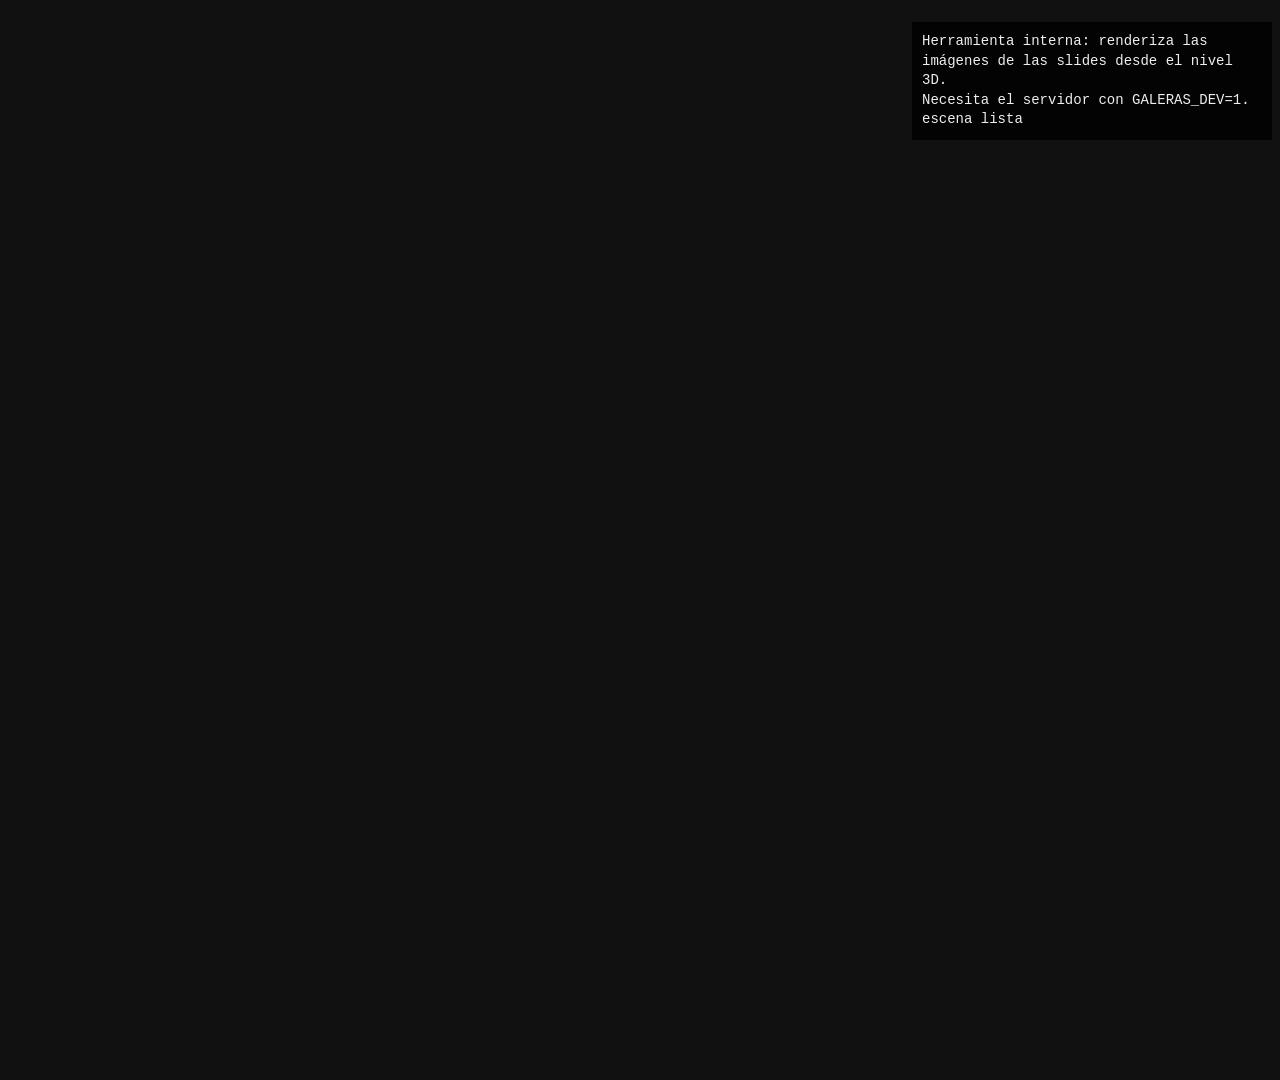
<file: tools/render.html>
<!doctype html>
<html lang="es">
<head>
  <meta charset="utf-8">
  <title>Galeras 2037 · renders del nivel</title>
  <link rel="stylesheet" href="../assets/css/base.css">
  <style>
    body { margin: 0; overflow: auto; background: #111; color: #eee; font: 14px/1.4 system-ui; }
    #c { display: block; position: absolute; left: 0; top: 0; }
    #log { position: fixed; right: 8px; top: 8px; z-index: 2; width: 360px; max-height: 90vh; overflow: auto; background: #000c; padding: 10px; white-space: pre-wrap; }
  </style>
  <script type="importmap">{ "imports": { "three": "../vendor/three/three.module.min.js", "three/addons/": "../vendor/three/addons/" } }</script>
</head>
<body>
<canvas id="c"></canvas>
<pre id="log">Herramienta interna: renderiza las imágenes de las slides desde el nivel 3D.
Necesita el servidor con GALERAS_DEV=1.
</pre>
<script type="module">
import { createMarket } from '../assets/js/market.js';
import { planCanvas } from '../assets/js/world/plan.js';
import { CHAPTERS } from '../assets/js/level.js';

const log = m => { document.getElementById('log').textContent += m + '\n'; };
const cam = id => CHAPTERS.find(c => c.id === id).cam;
const chP = (id, f = 0.3) => { const i = CHAPTERS.findIndex(c => c.id === id); const n = CHAPTERS[i + 1] ? CHAPTERS[i + 1].p : 1; return CHAPTERS[i].p + (n - CHAPTERS[i].p) * f; };
const T169 = [960, 540], W169 = [1920, 1080], P34 = [1200, 1600], P45 = [1280, 1600], L21 = [1920, 960], SQ = [720, 720];

const SHOTS = [
  // retrato del guía del juego (Cuy Express) para el cuadro de diálogo
  { n: 'g-cuy', s: SQ, pos: [-2.2, 2.85, -1.45], look: [-6.2, 2.62, -2.25], fov: 26, t: 3, fly: false },
  { n: 'hero-fallback', s: W169, ...cam('llegada') },
  { n: 'z1-transmision', s: W169, pos: [-78, 1.8, 2], look: [-110, 6, -12], fov: 56 },
  { n: 'z2-experiencia', s: W169, ...cam('acceso') },
  { n: 'z3-distopias', s: W169, pos: [-98, 1.5, -6], look: [-110.4, 22, -27.6], fov: 52 },
  { n: 'z4-espacio', s: W169, pos: [-48, 52, 42], look: [-110, 0, -6], fov: 52, design: 1, fly: false },
  { n: 'z5-niebla', s: W169, pos: [-46, 1.7, 20.4], look: [-62, 2.2, 22.5], fov: 54 },
  { n: 'z6-vertical', s: W169, ...cam('toma'), bars: true },
  { n: 'z7-estreno', s: W169, ...cam('salida') },
  { n: 'c01-plano-plano', s: P45, plan: true, zoom: 1.18, cx: 0.47, cy: 0.2 },
  { n: 'c02-estudio-aaa', s: P34, pos: [-20, 30, -24], look: [-75, 0, 0], fov: 56, design: 1, fly: false },
  { n: 'c03-arcade-mercado', s: L21, pos: [2, 1.9, -2.2], look: [-10, 2.2, 6], fov: 52 },
  { n: 'c04-circulo-magico', s: P34, pos: [-93, 2.2, 9], look: [-100, 5.2, 2], fov: 58 },
  { n: 'c05-celula0-rostro', s: P45, pos: [-101, 4.2, -11.5], look: [-113, 6.8, -13], fov: 52 },
  { n: 'c06-utopia-distopia', s: P34, pos: [-215, 3, 12], look: [-150, 6, 0], fov: 50 },
  { n: 'c07-panoptico', s: L21, pos: [-95, 2.8, 4], look: [-110.4, 19, -27.6], fov: 50 },
  { n: 'c08-cyberpunk-sur', s: P34, pos: [-3, 2.1, 1.6], look: [-26, 4.8, -2], fov: 56 },
  { n: 'c09-transhumano-mopa', s: P34, pos: [4, 2.6, -1.4], look: [-6, 4.6, 5.5], fov: 54 },
  { n: 'c10-caverna', s: L21, pos: [-47, 1.6, 20.6], look: [-62, 1.4, 23], fov: 48 },
  { n: 'c11-buen-vivir', s: P34, pos: [-184, 1.7, -7], look: [-420, 60, 0], fov: 56 },
  { n: 'c12-piranesi-pasto', s: P34, pos: [-90, 1.3, -14], look: [-110, 24, -28], fov: 64 },
  { n: 'c13-plaza-metafisica', s: P34, pos: [-79, 1.6, 23.2], look: [-124, 2.6, 22.4], fov: 50, t: 9, fly: false },
  { n: 'c14-galeras-hito', s: P34, ...cam('salida') },
  { n: 'c15-camino-critico', s: P34, pos: [-28, 2.1, 0.6], look: [-62, 0.8, 0], fov: 56, design: 1 },
  { n: 'c16-planta-camara', s: P34, plan: true, zoom: 1.35, cx: 0.47, cy: 0.25 },
  { n: 'c17-niebla-postits', s: P34, tour: chP('playtest', 0.62) },
  { n: 'c18-fotosecuencia', s: P34, pos: [-90, 1.6, 10], look: [-100, 5.6, 2], fov: 50, t: 9, fly: false },
  { n: 'c19-celofan', s: P34, pos: [9, 1.5, -2.2], look: [0, 2.3, 4.6], fov: 50 },
  { n: 'c20-la-cocha-seca', s: W169, pos: [-215, 6, 30], look: [-120, 4, -5], fov: 52 },
  { n: 'c22-cuy-gigante', s: P34, pos: [14, 2, -1], look: [-20, 30, 9.6], fov: 58, t: 6 },
  { n: 'c23-interfaz', s: W169, pos: [-104, 1.68, 10], look: [-122, 2.2, 4], fov: 62, t: 12 },
  { n: 'c24-luz-practica', s: P34, pos: [-43, 2.7, -1.8], look: [-64, 5.6, 0.8], fov: 54, t: 8 },
  { n: 'c25-pasto-real', s: P34, pos: [-87.5, 2.1, -12.5], look: [-84, 1.7, -21.7], fov: 52, t: 8 },
  { n: 'c26-kuleshov', s: P34, pos: [-47, 1.7, 1.2], look: [-58, 3.4, -0.4], fov: 40, t: 14 },
  { n: 'c27-suspenso', s: P34, pos: [-82, 1.7, 16], look: [-98, 4, -12], fov: 56, t: 12.6 },
  { n: 'c28-cine', s: W169, pos: [-50.5, 1.7, 20.8], look: [-61, 3.6, 27.5], fov: 42, t: 9, bars: true },
  { n: 'c29-set', s: P34, pos: [-72, 24, 28], look: [-104, 0, -6], fov: 46, design: 1, fly: false, t: 9 },
  { n: 't-general', s: T169, pos: [-78, 9, 22], look: [-108, 1, -8], fov: 60, t: 9, fly: false },
  { n: 't-medio', s: T169, pos: [-39.4, 1.7, -0.6], look: [-42.6, 1.1, -2.6], fov: 42, t: 9, fly: false },
  { n: 't-primer', s: T169, pos: [-104.5, 6.4, -11.2], look: [-113, 6.9, -13], fov: 30, t: 9, fly: false },
  { n: 't-detalle', s: T169, pos: [-19.9, 1.1, 1.85], look: [-21, 0.32, 3.05], fov: 36, t: 9, fly: false },
  { n: 't-cenital', s: T169, pos: [-100, 72, 0.6], look: [-100, 0, 0], fov: 46, t: 9, fly: false },
  { n: 't-contrapicado', s: T169, pos: [-95, 0.7, -13], look: [-100, 24, -30], fov: 56, t: 9, fly: false },
  { n: 't-pov', s: T169, pos: [-38.5, 1.68, 0], look: [-58, 1.9, 0], fov: 70, t: 9, fly: false },
  { n: 't-inserto', s: T169, pos: [-163.4, 1.8, -6.3], look: [-163.4, 1.7, -8.8], fov: 44, t: 9, fly: false },
  { n: 'e1-potrerillo', s: P45, ...cam('acceso'), t: 9 },
  { n: 'e2-calle-real', s: P45, ...cam('presion'), t: 9 },
  { n: 'e3-san-juan', s: P45, ...cam('desvio'), t: 9 },
  { n: 'e4-plaza', s: P45, pos: [-84, 4, -6], look: [-104, 2, 14], fov: 60, t: 9 },
  { n: 'e5-avenida', s: P45, ...cam('salida'), t: 9 },
  { n: 'c21-mercado-memorias', s: W169, pos: [-12, 2.4, 2.6], look: [-32, 3.4, -2], fov: 54, t: 40, fly: false },
];

const cv = document.getElementById('c');
function size([w, h]) { cv.style.width = w + 'px'; cv.style.height = h + 'px'; }
size(W169);
const market = await createMarket(cv, { pixelRatio: 1 });
const out = document.createElement('canvas');
const ctx = out.getContext('2d');

async function save(name) {
  const res = await fetch('/__guardar?nombre=' + name, { method: 'POST', body: out.toDataURL('image/jpeg', 0.88) });
  log(`${res.ok ? '✓' : '✗'} ${name}.jpg`);
}

async function renderShot(sh) {
  const [w, h] = sh.s; out.width = w; out.height = h;
  if (sh.plan) {
    const pc = await planCanvas();
    // recorte centrado en la Plaza de Nariño y la Calle Real
    const z = sh.zoom || 1, cw = pc.height * (w / h) / z, chh = pc.height / z;
    const cx = pc.width * (sh.cx || 0.42) - cw / 2, cy = (pc.height - chh) * (sh.cy ?? 0.5);
    ctx.fillStyle = '#ede8dc'; ctx.fillRect(0, 0, w, h);
    ctx.drawImage(pc, Math.max(0, cx), Math.max(0, cy), cw, chh, 0, 0, w, h);
    return save(sh.n);
  }
  size(sh.s); market.resize();
  if (sh.tour !== undefined) { market.shot(null); market.jump(sh.tour); market.renderOnce(80); }
  else { market.shot({ pos: sh.pos, look: sh.look, fov: sh.fov, design: sh.design || 0, t: sh.t, fly: sh.fly, gate: sh.gate }); market.renderOnce(50); }
  market.renderOnce(1);
  ctx.drawImage(cv, 0, 0, w, h);
  if (sh.bars) {
    const bh = Math.round((h - w / 2.39) / 2);
    ctx.fillStyle = '#000'; ctx.fillRect(0, 0, w, bh); ctx.fillRect(0, h - bh, w, bh);
    ctx.font = '900 30px Doto, monospace'; ctx.fillStyle = '#d8d2c4'; ctx.textBaseline = 'middle';
    ctx.fillStyle = '#ff4a3a'; ctx.beginPath(); ctx.arc(60, bh / 2, 9, 0, 7); ctx.fill();
    ctx.fillStyle = '#d8d2c4'; ctx.fillText('REC  PLANO 1 · 35 MM · 2.39:1', 80, bh / 2);
    ctx.fillText('CÉLULA 0 · PLAZA DE NARIÑO · TOMA 3', 50, h - bh / 2);
  }
  return save(sh.n);
}

window.renderAll = async (only) => {
  for (const sh of SHOTS) { if (only && !only.includes(sh.n)) continue; await renderShot(sh); }
  log('listo');
  window.renderDone = true;
};
log('escena lista');
window.sceneReady = true;
if (new URLSearchParams(location.search).has('auto')) renderAll();
</script>
</body>
</html>
</file>
<file: assets/css/base.css>
/* GALERAS 2037 · Rótulo y Lona — tokens y base compartida (sitio + slides) */

@font-face { font-family: "Bungee"; src: url("../fonts/bungee-latin-400-normal.woff2") format("woff2"); font-display: swap; }
@font-face { font-family: "Bungee"; src: url("../fonts/bungee-latin-ext-400-normal.woff2") format("woff2"); font-display: swap; unicode-range: U+0100-024F, U+1E00-1EFF; }
@font-face { font-family: "Bungee Shade"; src: url("../fonts/bungee-shade-latin-400-normal.woff2") format("woff2"); font-display: swap; }
@font-face { font-family: "Doto"; src: url("../fonts/doto-latin-700-normal.woff2") format("woff2"); font-weight: 700; font-display: swap; }
@font-face { font-family: "Doto"; src: url("../fonts/doto-latin-900-normal.woff2") format("woff2"); font-weight: 900; font-display: swap; }
@font-face { font-family: "Atkinson"; src: url("../fonts/atkinson-hyperlegible-latin-400-normal.woff2") format("woff2"); font-weight: 400; font-display: swap; }
@font-face { font-family: "Atkinson"; src: url("../fonts/atkinson-hyperlegible-latin-400-italic.woff2") format("woff2"); font-weight: 400; font-style: italic; font-display: swap; }
@font-face { font-family: "Atkinson"; src: url("../fonts/atkinson-hyperlegible-latin-700-normal.woff2") format("woff2"); font-weight: 700; font-display: swap; }
@font-face { font-family: "Atkinson"; src: url("../fonts/atkinson-hyperlegible-latin-700-italic.woff2") format("woff2"); font-weight: 700; font-style: italic; font-display: swap; }

:root {
  /* ceniza */
  --ash-950: #121110;
  --ash-900: #171614;
  --ash-800: #1e1d1b;
  --ash-700: #2a2926;
  --ash-600: #3b3935;
  --ash-400: #8c877e;
  --ash-300: #a29d92;
  --paper: #d9d3c4;
  --paper-hi: #ede8dc;
  /* lona */
  --tarp-blue: #1f5fa8;
  --tarp-blue-deep: #163f70;
  --tarp-orange: #f26b1d;
  --tarp-orange-deep: #b9480b;
  /* rótulo */
  --rot-yellow: #f2c230;
  --rot-red: #c8261e;
  --rot-red-hi: #f0503f;
  --rot-green: #2e8b57;
  /* LED */
  --led: #ffb23f;
  --led-red: #ff4a3a;
  /* marcador del plano */
  --marker: #141312;

  --f-display: "Bungee", "Arial Black", sans-serif;
  --f-shade: "Bungee Shade", "Bungee", sans-serif;
  --f-led: "Doto", "Courier New", monospace;
  --f-body: "Atkinson", "Segoe UI", system-ui, sans-serif;

  --ease-out: cubic-bezier(.16, 1, .3, 1);
  --gutter: clamp(16px, 4vw, 64px);
  color-scheme: dark;
}

*, *::before, *::after { box-sizing: border-box; }
html { -webkit-text-size-adjust: 100%; }
body {
  margin: 0;
  background: var(--ash-900);
  color: var(--paper);
  font-family: var(--f-body);
  font-size: clamp(17px, 1.05vw + 10px, 21px);
  line-height: 1.55;
  -webkit-font-smoothing: antialiased;
}
img { max-width: 100%; display: block; }
a { color: inherit; text-underline-offset: .22em; text-decoration-thickness: .08em; }
::selection { background: var(--rot-yellow); color: var(--marker); }
:focus-visible { outline: 3px solid var(--rot-yellow); outline-offset: 3px; }
::-webkit-scrollbar { width: 10px; height: 10px; }
::-webkit-scrollbar-track { background: var(--ash-950); }
::-webkit-scrollbar-thumb { background: var(--ash-600); border: 2px solid var(--ash-950); }
::-webkit-scrollbar-thumb:hover { background: var(--tarp-orange); }
html { scrollbar-color: var(--ash-600) var(--ash-950); }

.sr-only { position: absolute; width: 1px; height: 1px; padding: 0; margin: -1px; overflow: hidden; clip: rect(0 0 0 0); white-space: nowrap; border: 0; }

/* Ticker LED: transmisiones del sistema */
.led-ticker {
  font-family: var(--f-led); font-weight: 900; color: var(--led);
  text-transform: uppercase; letter-spacing: .08em; white-space: nowrap; overflow: hidden;
  background: #0b0a09; border-block: 2px solid #000;
  text-shadow: 0 0 6px rgba(255, 178, 63, .55), 0 0 1px var(--led);
}
.led-ticker__track { display: inline-flex; gap: 3em; padding-block: .45em; animation: ticker 48s linear infinite; }
.led-ticker__track span { display: inline-block; }
@keyframes ticker { to { transform: translateX(-50%); } }
@media (prefers-reduced-motion: reduce) { .led-ticker__track { animation: none; } }

/* Placa de lona pintada (acciones) */
.tarp-plate {
  --tp-bg: var(--tarp-orange); --tp-fg: var(--marker);
  display: inline-flex; align-items: center; gap: .6em;
  font-family: var(--f-display); text-transform: uppercase; text-decoration: none;
  font-size: clamp(15px, 1vw + 8px, 20px); letter-spacing: .02em;
  padding: .85em 1.2em .8em; color: var(--tp-fg); background: var(--tp-bg);
  border: 0; cursor: pointer;
  border-radius: 3px 2px 4px 2px;
  box-shadow: 0 10px 24px -8px rgba(0,0,0,.65), inset 0 -4px 0 rgba(0,0,0,.18), inset 0 2px 0 rgba(255,255,255,.18), inset 0 0 0 3px rgba(0,0,0,.12);
  transition: transform .35s var(--ease-out), filter .35s var(--ease-out);
}
.tarp-plate:hover { transform: translateY(-3px) rotate(-.6deg); filter: brightness(1.08); }
.tarp-plate:active { transform: translateY(0); }
.tarp-plate--blue { --tp-bg: var(--tarp-blue); --tp-fg: var(--paper-hi); }
.tarp-plate--paper { --tp-bg: var(--paper); --tp-fg: var(--marker); }
.tarp-plate svg { width: 1.1em; height: 1.1em; flex: none; }
</file>
<file: assets/css/escaner.css>
/* GALERAS 2037 · Escáner de planos: del papel al mundo 3D */
html, body { height: 100%; }
body { margin: 0; background: var(--ash-950); color: var(--paper); font-family: var(--f-body); }
[hidden] { display: none !important; }

.esc-top { position: sticky; top: 0; z-index: 10; display: flex; align-items: center; gap: 24px; padding: 12px var(--gutter); background: rgba(14, 13, 12, .92); border-bottom: 1px solid var(--ash-700); }
.esc-top__marca { font-family: var(--f-display); font-size: 20px; color: var(--rot-yellow); text-decoration: none; }
.esc-top__marca span { color: var(--rot-red-hi); }
.esc-pasos { list-style: none; margin: 0 0 0 auto; padding: 0; display: flex; gap: 6px; }
.esc-pasos li { display: flex; align-items: center; gap: 8px; padding: 6px 12px; font-weight: 700; font-size: 14px; color: var(--ash-400); border: 1px solid var(--ash-700); }
.esc-pasos b { font-family: var(--f-display); font-weight: 400; width: 22px; height: 22px; display: grid; place-items: center; background: var(--ash-700); color: var(--paper); font-size: 12px; }
.esc-pasos li.is-on { color: var(--paper-hi); border-color: var(--rot-yellow); }
.esc-pasos li.is-on b { background: var(--rot-yellow); color: var(--marker); }
.esc-pasos li.is-done b { background: var(--rot-green); }

.esc-paso { min-height: calc(100vh - 62px); }
.esc-k { margin: 0 0 8px; font-family: var(--f-led); font-weight: 900; font-size: 12px; letter-spacing: .12em; text-transform: uppercase; color: var(--led); }

/* paso 1 */
.esc-intro { max-width: 760px; margin: 0 auto; padding: clamp(28px, 6vw, 70px) var(--gutter); }
.esc-intro h1 { margin: 0 0 16px; font-family: var(--f-display); font-weight: 400; font-size: clamp(36px, 5vw + 10px, 74px); line-height: .98; color: var(--paper-hi); }
.esc-lead { font-size: clamp(17px, .6vw + 14px, 20px); line-height: 1.5; max-width: 56ch; margin: 0 0 26px; }
.esc-form { display: flex; gap: 14px; flex-wrap: wrap; margin-bottom: 22px; }
.esc-campo { display: grid; gap: 6px; font-weight: 700; font-size: 14px; }
.esc-campo--grow { flex: 1 1 240px; }
.esc-campo select, .esc-campo input { font: inherit; font-weight: 400; font-size: 17px; padding: 12px 14px; background: var(--ash-900); color: var(--paper-hi); border: 2px solid var(--ash-600); }
.esc-campo select:focus, .esc-campo input:focus { outline: none; border-color: var(--rot-yellow); }
.esc-acciones { display: flex; gap: 12px; flex-wrap: wrap; }
.esc-file { position: relative; overflow: hidden; cursor: pointer; }
.esc-file input { position: absolute; inset: 0; opacity: 0; cursor: pointer; }
.esc-tips { list-style: none; margin: 30px 0 0; padding: 18px 0 0; border-top: 1px solid var(--ash-700); display: grid; gap: 8px; color: var(--ash-300); font-size: 15px; }
.esc-tips b { color: var(--paper-hi); }

/* paso 2 */
.esc-barra { display: flex; align-items: center; justify-content: space-between; gap: 16px; flex-wrap: wrap; padding: 12px var(--gutter); background: var(--ash-900); }
.esc-instr { margin: 0; font-size: clamp(16px, .6vw + 13px, 20px); }
.esc-instr b { color: var(--rot-yellow); }
.esc-barra__acc { display: flex; gap: 10px; }
.esc-lienzo { display: grid; place-items: center; padding: 14px; height: calc(100vh - 62px - 70px); box-sizing: border-box; }
.esc-lienzo canvas { max-width: 100%; max-height: 100%; touch-action: none; cursor: crosshair; box-shadow: 0 20px 40px -20px #000; }

/* paso 3 */
.esc-editor { display: grid; grid-template-columns: 1fr minmax(280px, 360px); min-height: calc(100vh - 62px); }
.esc-lienzo--plano { height: calc(100vh - 62px); }
.esc-panel { padding: 22px 22px 30px; background: var(--ash-900); border-left: 1px solid var(--ash-700); overflow: auto; max-height: calc(100vh - 62px); box-sizing: border-box; }
.esc-panel h2 { margin: 22px 0 10px; font-family: var(--f-display); font-weight: 400; font-size: 20px; color: var(--rot-yellow); }
.esc-herr { display: grid; grid-template-columns: repeat(3, 1fr); gap: 6px; margin-bottom: 12px; }
.esc-herr button { display: grid; justify-items: center; gap: 5px; padding: 10px 4px 8px; background: var(--ash-800); color: var(--paper); border: 2px solid var(--ash-700); font: 700 12.5px var(--f-body); cursor: pointer; }
.esc-herr button i { width: 22px; height: 22px; background: var(--c); border: 2px solid rgba(255, 255, 255, .25); }
.esc-herr button[aria-checked="true"] { border-color: var(--rot-yellow); color: var(--paper-hi); background: var(--ash-700); }
.esc-check { display: flex; gap: 8px; align-items: center; font-size: 14px; color: var(--ash-300); }
.esc-cuenta { list-style: none; margin: 0 0 12px; padding: 0; display: grid; gap: 6px; }
.esc-cuenta li { display: grid; grid-template-columns: 16px 1fr auto; gap: 10px; align-items: center; font-size: 15px; }
.esc-cuenta i { width: 14px; height: 14px; background: var(--c); }
.esc-cuenta b { font-family: var(--f-led); font-weight: 900; }
.esc-cuenta .ok b { color: #5fd38a; }
.esc-cuenta .falta b { color: var(--rot-red-hi); }
.esc-veredicto { margin: 0 0 18px; padding: 12px 14px; background: var(--ash-800); border-left: 4px solid var(--rot-yellow); font-size: 15px; line-height: 1.45; }

/* paso 4 */
.esc-mundo { position: relative; height: calc(100vh - 62px); min-height: 0; overflow: hidden; }
.esc-mundo canvas { display: block; width: 100%; height: 100%; touch-action: none; }
.esc-slug { position: absolute; left: 50%; top: 22px; transform: translateX(-50%); text-align: center; pointer-events: none; width: min(44rem, calc(100% - 32px)); }
.esc-slug b { display: block; padding: 8px 0 6px; border-top: 1px solid rgba(237, 232, 220, .55); border-bottom: 1px solid rgba(237, 232, 220, .55); font-family: var(--f-display); font-weight: 400; font-size: clamp(16px, 1.3vw + 10px, 28px); letter-spacing: .05em; color: var(--paper-hi); text-shadow: 0 2px 16px rgba(0, 0, 0, .9); }
.esc-slug span { display: inline-block; margin-top: 8px; padding: 4px 10px; background: rgba(12, 11, 10, .7); font-family: var(--f-led); font-weight: 900; font-size: 12px; letter-spacing: .1em; text-transform: uppercase; color: var(--led); }
.esc-modos { position: absolute; left: 50%; bottom: 18px; transform: translateX(-50%); display: flex; gap: 6px; flex-wrap: wrap; justify-content: center; width: calc(100% - 24px); }
.esc-modos button { padding: 10px 14px; background: rgba(20, 18, 16, .82); color: var(--paper-hi); border: 1px solid rgba(237, 232, 220, .2); font: 700 14px var(--f-body); cursor: pointer; -webkit-backdrop-filter: blur(6px); backdrop-filter: blur(6px); }
.esc-modos button[aria-pressed="true"] { background: var(--rot-yellow); color: var(--marker); border-color: var(--rot-yellow); }
.esc-modos button:hover { border-color: var(--rot-yellow); }
.esc-ayuda { position: absolute; left: 50%; bottom: 70px; transform: translateX(-50%); margin: 0; padding: 6px 12px; background: rgba(12, 11, 10, .7); font-size: 13px; color: var(--paper); white-space: nowrap; }
.esc-pad { position: absolute; right: 16px; bottom: 120px; display: none; gap: 8px; flex-direction: column; }
.esc-pad button { width: 64px; height: 64px; border-radius: 50%; border: 2px solid var(--paper); background: rgba(20, 18, 16, .7); color: var(--paper-hi); font-size: 22px; touch-action: none; }
.esc-mundo.is-recorrer .esc-pad { display: flex; }
@media (pointer: fine) { .esc-mundo.is-recorrer .esc-pad { display: none; } }

@media (max-width: 860px) {
  .esc-top { gap: 10px; padding: 10px 12px; }
  .esc-top__marca { font-size: 16px; }
  .esc-pasos li { padding: 5px 7px; font-size: 0; gap: 0; }
  .esc-pasos li.is-on { font-size: 12px; gap: 6px; }
  .esc-editor { grid-template-columns: 1fr; }
  .esc-lienzo--plano { height: auto; min-height: 50vh; }
  .esc-panel { max-height: none; border-left: 0; border-top: 1px solid var(--ash-700); }
  .esc-herr { grid-template-columns: repeat(5, 1fr); }
  .esc-ayuda { display: none; }
  .esc-modos button { padding: 9px 10px; font-size: 13px; }
}
.esc-top__marca, .esc-pasos li { white-space: nowrap; }
</file>
<file: assets/css/slides.css>
/* GALERAS 2037 · slides (lienzo 1920×1080, escalado con zoom) */

html, body { height: 100%; }
body { overflow: hidden; background: #000; }
body.leer { overflow: auto; background: var(--ash-950); }

.deck { position: fixed; inset: 0; overflow: hidden; }
.slide {
  position: absolute; left: 50%; top: 50%; width: 1920px; height: 1080px; overflow: hidden;
  translate: -50% -50%; scale: var(--k, .5);
  background: var(--ash-800); color: var(--paper);
  padding: 110px 130px 120px; font-size: 36px; line-height: 1.38;
  opacity: 0; visibility: hidden; transform: translateY(14px);
  transition: opacity .55s var(--ease-out), transform .55s var(--ease-out), visibility 0s linear .55s;
  isolation: isolate;
}
.slide.is-active { opacity: 1; visibility: visible; transform: none; transition: opacity .55s var(--ease-out), transform .55s var(--ease-out); }
.slide.archivo:not(.show-archive) { }
.slide::after { /* grano de ceniza */
  content: ""; position: absolute; inset: 0; pointer-events: none; z-index: 5; opacity: .5; mix-blend-mode: overlay;
  background-image: url("data:image/svg+xml,%3Csvg xmlns='http://www.w3.org/2000/svg' width='220' height='220'%3E%3Cfilter id='n'%3E%3CfeTurbulence type='fractalNoise' baseFrequency='.9' numOctaves='2' stitchTiles='stitch'/%3E%3CfeColorMatrix values='0 0 0 0 .5 0 0 0 0 .5 0 0 0 0 .5 0 0 0 .5 0'/%3E%3C/filter%3E%3Crect width='100%25' height='100%25' filter='url(%23n)'/%3E%3C/svg%3E");
}

/* modo lectura (celular / ?leer) */
body.leer .deck { position: static; display: block; padding: 12px 0 90px; }
body.leer .slide { position: relative; left: auto; top: auto; translate: none; scale: none; zoom: var(--k, .5); display: block; opacity: 1; visibility: visible; transform: none; margin: 0 auto 14px; transition: none; }
body.leer .slide.archivo::before { content: "Archivo profundo"; position: absolute; top: 30px; right: 40px; z-index: 6; font-family: var(--f-led); font-weight: 900; font-size: 28px; color: var(--led); letter-spacing: .1em; text-transform: uppercase; }
body.leer .hud__nav #prev, body.leer .hud__nav #next { display: none; }

/* tipografía común */
.slide h1, .slide h2, .slide h3 { font-family: var(--f-display); font-weight: 400; margin: 0; line-height: 1.02; letter-spacing: -.005em; text-wrap: balance; }
.slide h2 { font-size: 92px; color: var(--paper-hi); margin-bottom: 40px; }
.slide h3 { font-size: 52px; color: var(--paper-hi); margin-bottom: 18px; }
.slide p { margin: 0 0 22px; max-width: 46ch; }
.slide em { font-style: normal; color: var(--rot-yellow); }
.slide b { color: var(--paper-hi); }
.led { font-family: var(--f-led); font-weight: 900; color: var(--led); text-transform: uppercase; letter-spacing: .1em; font-size: 28px; margin: 0 0 20px; }
.tag { display: inline-block; font-family: var(--f-display); font-size: 24px; background: var(--rot-yellow); color: var(--marker); padding: 8px 16px 6px; margin: 0 0 24px; transform: rotate(-1.5deg); }
.big { font-size: 44px; line-height: 1.3; color: var(--paper-hi); }
.quiet { color: var(--ash-300); font-size: 32px; }
ul, ol { margin: 0; padding: 0; list-style: none; }

.bg { position: absolute; inset: 0; margin: 0; z-index: -1; background: var(--ash-700); }
.bg img { width: 100%; height: 100%; object-fit: cover; }
.bg::after { content: ""; position: absolute; inset: 0; background: linear-gradient(90deg, rgba(14,13,12,.88) 0%, rgba(14,13,12,.55) 45%, rgba(14,13,12,.1) 100%); }

figure[data-img] { position: relative; margin: 0; overflow: hidden; background: var(--ash-700); }
figure[data-img] > img { width: 100%; height: 100%; object-fit: cover; }
.no-img { background: repeating-linear-gradient(135deg, #2a2926 0 22px, #232220 22px 44px) !important; }
.img-pending { position: absolute; left: 28px; bottom: 26px; display: grid; gap: 4px; font-family: var(--f-led); font-weight: 900; font-size: 22px; letter-spacing: .1em; text-transform: uppercase; color: var(--led); z-index: 2; }
.img-pending span { color: var(--ash-300); font-size: 20px; }
.bg .img-pending { left: auto; right: 40px; bottom: 40px; text-align: right; }

/* listas */
.ticks li, .rules li, .checks li { position: relative; padding-left: 48px; margin-bottom: 20px; }
.ticks li::before, .rules li::before { content: ""; position: absolute; left: 0; top: .5em; width: 26px; height: 10px; background: var(--tarp-orange); transform: rotate(-4deg); }
.checks li::before { content: ""; position: absolute; left: 0; top: .2em; width: 28px; height: 28px; border: 4px solid var(--paper); }
.steps { counter-reset: s; }
.steps li { counter-increment: s; position: relative; padding-left: 72px; margin-bottom: 20px; }
.steps li::before { content: counter(s); position: absolute; left: 0; top: -.05em; font-family: var(--f-display); font-size: 44px; color: var(--rot-yellow); }
.steps--big li { font-size: 48px; margin-bottom: 30px; }

/* ---------- portada ---------- */
.s-cover { display: flex; flex-direction: column; justify-content: flex-end; padding-bottom: 180px; }
.s-cover .bg::after { background: linear-gradient(0deg, rgba(14,13,12,.92) 0%, rgba(14,13,12,.35) 55%, rgba(14,13,12,.15) 100%); }
.s-cover h1 { font-size: 250px; line-height: .9; }
.paint-y { color: var(--rot-yellow); text-shadow: .05em .05em 0 #6a170f; }
.paint-r { color: var(--rot-red-hi); text-shadow: .05em .05em 0 #000; }
.s-cover__sub { font-family: var(--f-display); font-size: 64px; color: var(--paper-hi); margin: 18px 0 0; background: var(--tarp-blue); display: inline-block; padding: 14px 30px 8px; max-width: none; }
.s-cover__meta { position: absolute; left: 130px; bottom: 56px; font-size: 26px; color: var(--ash-300); max-width: none; }

/* ---------- tarjeta de zona ---------- */
.s-zone { display: flex; align-items: flex-end; }
.s-zone__card { max-width: 1120px; padding: 56px 64px 50px; background: rgba(23,22,20,.86); border-top: 12px solid var(--accent, var(--led)); box-shadow: 0 30px 60px -30px #000; }
.s-zone__card h2 { font-size: 112px; margin-bottom: 30px; color: var(--paper-hi); }
.s-zone__mission { font-size: 38px; margin: 0; max-width: 44ch; }
.s-zone--blue { --accent: var(--tarp-blue); }
.s-zone--red { --accent: var(--rot-red); }
.s-zone--paper { --accent: var(--paper); }
.s-zone--fog { --accent: var(--ash-300); }
.s-zone--orange { --accent: var(--tarp-orange); }
.s-zone--yellow { --accent: var(--rot-yellow); }
.s-zone--archive { --accent: var(--rot-green); }

/* ---------- split ---------- */
.s-split { display: grid; grid-template-columns: 820px 1fr; gap: 90px; align-items: center; padding: 0 130px 0 0; }
.s-split--right { grid-template-columns: 1fr 820px; padding: 0 0 0 130px; }
.s-split--right .s-split__img { order: 2; }
.s-split__img { height: 1080px; }
.s-split__img--portrait { height: 1080px; }
.s-split__img--contain > img { object-fit: contain; background: var(--paper-hi); }
.s-split__img--bw > img { filter: grayscale(1) contrast(1.1); }
.s-split__text { padding: 90px 0 110px; font-size: 32px; }
.s-split__text .ticks li { margin-bottom: 14px; }
.s-split__text .big { font-size: 40px; }
.s-split__text h2 { font-size: 80px; }
.s-split__text p { max-width: 40ch; }
.defs div { display: grid; grid-template-columns: 260px 1fr; gap: 30px; padding: 18px 0; border-top: 2px solid var(--ash-600); }
.defs dt { font-family: var(--f-display); color: var(--rot-yellow); font-size: 38px; }
.defs dd { margin: 0; }

/* ---------- statement ---------- */
.s-statement { display: flex; flex-direction: column; justify-content: center; background: var(--ash-900); }
.s-statement__text { font-family: var(--f-display); font-size: 128px; line-height: 1.04; color: var(--paper-hi); max-width: 15ch !important; margin: 0; }
.s-statement--paper { background: var(--paper-hi); color: var(--marker);
  background-image: linear-gradient(rgba(31,95,168,.14) 2px, transparent 2px), linear-gradient(90deg, rgba(31,95,168,.14) 2px, transparent 2px); background-size: 64px 64px; }
.s-statement--paper .s-statement__text { color: var(--marker); }
.s-statement--paper em { color: var(--rot-red); }

/* ---------- duo ---------- */
.s-duo { display: grid; grid-template-columns: 1fr 640px 1fr; gap: 70px; align-items: center; }
.s-duo__img { height: 760px; }
.s-duo__col h3 { font-size: 64px; color: var(--rot-yellow); }
.s-duo--philo { grid-template-columns: 1fr 1fr; gap: 100px; }
.s-duo__thumb { height: 420px; margin-bottom: 36px; }
.s-duo--philo h3 { font-size: 60px; }

/* ---------- tesis ---------- */
.tesis li { font-size: 66px; font-family: var(--f-display); line-height: 1.12; color: var(--ash-300); padding: 20px 0; border-top: 3px solid var(--ash-600); }
.tesis b { color: var(--paper-hi); }
.tesis li:nth-child(1) b { color: var(--rot-yellow); }
.tesis li:nth-child(2) b { color: #6aa5e8; }
.tesis li:nth-child(3) b { color: var(--tarp-orange); }
.tesis li:nth-child(4) b { color: var(--paper-hi); }

/* ---------- semáforo ---------- */
.semaforo { display: flex; gap: 50px; margin-top: 60px; }
.semaforo__card { width: 420px; height: 440px; padding: 40px; display: flex; flex-direction: column; justify-content: flex-end; color: var(--marker); box-shadow: 0 24px 40px -20px #000; }
.semaforo__card b { font-family: var(--f-display); font-size: 72px; color: inherit; }
.semaforo__card span { font-size: 40px; font-weight: 700; }
.semaforo__card--g { background: var(--rot-green); color: var(--paper-hi); transform: rotate(-2deg); }
.semaforo__card--y { background: var(--rot-yellow); }
.semaforo__card--r { background: var(--rot-red); color: var(--paper-hi); transform: rotate(2deg); }

/* ---------- pregunta ---------- */
.s-question { display: flex; flex-direction: column; justify-content: center; background: var(--tarp-blue-deep); }
.s-question .led { color: var(--rot-yellow); text-shadow: none; }
.s-question__q { font-family: var(--f-display); font-size: 104px; line-height: 1.08; color: var(--paper-hi); max-width: 18ch !important; }
.s-question em { color: var(--rot-yellow); }

/* ---------- línea de tiempo ---------- */
.s-timeline { display: grid; grid-template-rows: auto 1fr; padding-right: 130px; }
.s-timeline header h2 { margin-bottom: 30px; }
.timeline { display: grid; grid-template-columns: repeat(6, 1fr); gap: 0; align-self: center; border-top: 6px solid var(--tarp-orange); position: relative; }
.timeline--dense { grid-template-columns: repeat(auto-fit, minmax(0, 1fr)); }
.timeline li { padding: 34px 24px 0 0; position: relative; font-size: 28px; line-height: 1.3; }
.timeline li::before { content: ""; position: absolute; top: -17px; left: 0; width: 28px; height: 28px; background: var(--rot-yellow); border: 6px solid var(--ash-800); border-radius: 50%; }
.timeline time { display: block; font-family: var(--f-led); font-weight: 900; color: var(--led); font-size: 34px; margin-bottom: 8px; }
.timeline b { display: block; font-family: var(--f-display); font-weight: 400; font-size: 34px; line-height: 1.05; margin-bottom: 12px; color: var(--paper-hi); }
.timeline--dense b { font-size: 28px; }
.timeline--dense li { font-size: 24px; }
.timeline span { color: var(--ash-300); display: block; }
.slide .s-timeline__img { position: absolute; right: 0; top: 0; width: 640px; height: 330px; }
.s-timeline--red .timeline { border-color: var(--rot-red); }
.pull { position: absolute; left: 130px; bottom: 90px; margin: 0; font-family: var(--f-display); font-size: 46px; color: var(--paper-hi); max-width: 1500px; }
.pull cite { display: block; font-family: var(--f-body); font-style: normal; font-size: 28px; color: var(--ash-300); margin-top: 10px; }

/* ---------- verbos ---------- */
.verbs { display: grid; grid-template-columns: repeat(5, 1fr); gap: 0; margin: 40px 0; border-top: 3px solid var(--ash-600); }
.verbs div { padding: 26px 24px 26px 0; }
.verbs dt { font-family: var(--f-display); font-size: 46px; color: var(--rot-yellow); line-height: 1.05; margin-bottom: 10px; }
.verbs dd { margin: 0; color: var(--ash-300); font-size: 30px; }
.verbs--wide { grid-template-columns: repeat(2, 1fr); column-gap: 60px; }
.verbs--wide dd { color: var(--paper); }

/* ---------- bucle ---------- */
.s-loop { display: grid; grid-template-columns: 760px 1fr; grid-template-rows: auto 1fr; column-gap: 100px; }
.s-loop h2 { grid-column: 1 / -1; }
.loop { position: relative; width: 680px; height: 680px; margin-top: -30px; }
.loop svg { position: absolute; inset: 0; width: 100%; height: 100%; }
.loop circle { fill: none; stroke: var(--tarp-orange); stroke-width: 6; stroke-dasharray: 18 14; }
.loop path { fill: none; stroke: var(--tarp-orange); stroke-width: 6; }
.loop__n { position: absolute; font-family: var(--f-display); font-size: 42px; background: var(--ash-800); padding: 6px 14px; color: var(--paper-hi); transform: translate(-50%, -50%); }
.loop__n--1 { left: 50%; top: 13%; color: var(--rot-yellow); }
.loop__n--2 { left: 86%; top: 50%; }
.loop__n--3 { left: 50%; top: 87%; color: #6aa5e8; }
.loop__n--4 { left: 14%; top: 50%; }
.s-loop__note { align-self: center; font-size: 48px; line-height: 1.3; color: var(--paper-hi); }

/* ---------- pilares ---------- */
.pillars li { font-family: var(--f-display); font-size: 50px; color: var(--paper-hi); padding: 16px 0; border-top: 2px dashed var(--ash-600); }

/* ---------- biopsia ---------- */
.biopsia { display: grid; grid-template-columns: 1fr 1fr; gap: 60px; margin: 10px 0 40px; }
.biopsia__col { background: var(--ash-900); padding: 44px 48px; border-top: 10px solid var(--tarp-blue); }
.biopsia__col:last-child { border-color: var(--tarp-orange); }
.biopsia__col h3 { font-size: 60px; }
.biopsia__q { display: flex; gap: 60px; font-size: 40px; }
.biopsia__q b { color: var(--rot-yellow); }

/* ---------- hipótesis ---------- */
.s-hipotesis { display: flex; flex-direction: column; justify-content: center; background: var(--paper-hi); color: var(--marker); }
.s-hipotesis .led { color: var(--tarp-blue); text-shadow: none; }
.s-hipotesis__text { font-family: var(--f-display); font-size: 104px; line-height: 1.35; max-width: 20ch !important; }
.s-hipotesis u { text-decoration: none; display: inline-block; min-width: 5em; border-bottom: 12px solid var(--tarp-orange); color: var(--tarp-blue); margin: 0 .1em; }

/* ---------- célula 0 ---------- */
.s-celula { display: grid; grid-template-columns: 1fr 1000px; gap: 0; padding: 0; }
.s-celula__img { height: 1080px; }
.s-celula__sheet { background: var(--paper-hi); color: var(--marker); padding: 110px 100px; box-shadow: -30px 0 60px -30px #000; }
.s-celula__sheet h2 { color: var(--marker); font-size: 84px; }
.sheet-line { font-size: 40px; line-height: 1.45; max-width: none !important; }
.sheet-line b { color: var(--tarp-blue); }
mark { background: none; color: var(--tarp-blue); border-bottom: 6px solid var(--tarp-orange); font-weight: 700; }

/* ---------- misión ---------- */
.s-mission { background: var(--marker); display: grid; grid-template-columns: 1fr 560px; grid-template-rows: auto auto 1fr auto; column-gap: 80px; }
.s-mission .led, .s-mission h2, .s-mission .mission-steps, .s-mission .done { grid-column: 1; }
.s-mission h2 { font-size: 104px; color: var(--rot-yellow); }
.mission-steps { counter-reset: m; }
.mission-steps li { counter-increment: m; position: relative; padding-left: 80px; margin-bottom: 22px; font-size: 40px; }
.mission-steps li::before { content: counter(m); position: absolute; left: 0; top: -.08em; width: 56px; height: 56px; display: grid; place-items: center; background: var(--tarp-orange); color: var(--marker); font-family: var(--f-display); font-size: 34px; }
.done { align-self: end; margin: 0 !important; padding: 26px 32px; background: var(--paper); color: var(--marker); max-width: none !important; font-size: 34px; }
.done b { color: var(--tarp-blue); }
.timer { grid-column: 2; grid-row: 1 / span 4; align-self: center; display: grid; place-items: center; gap: 14px; width: 560px; height: 560px; padding: 40px; border: 10px solid var(--tarp-orange); border-radius: 50%; background: #0b0a09; }
.timer__t { font-family: var(--f-led); font-weight: 900; font-size: 150px; color: var(--led); text-shadow: 0 0 18px rgba(255,178,63,.6); line-height: 1; }
.timer__hint { font-family: var(--f-led); font-weight: 900; font-size: 26px; color: var(--ash-400); letter-spacing: .1em; text-transform: uppercase; margin-top: -60px; }
.timer.is-running { border-color: var(--rot-yellow); }
.timer.is-done { border-color: var(--rot-red); animation: pulse 1s steps(2) infinite; }
.timer.is-done .timer__t { color: var(--led-red); }
@keyframes pulse { 50% { border-color: var(--ash-600); } }

/* ---------- grids ---------- */
.grid2, .grid3, .grid4 { display: grid; gap: 0 60px; }
.grid2 { grid-template-columns: 1fr 1fr; }
.grid3 { grid-template-columns: repeat(3, 1fr); }
.grid4 { grid-template-columns: repeat(4, 1fr); }
.grid2 > div, .grid3 > div, .grid4 > div { padding: 26px 0 30px; border-top: 3px solid var(--ash-600); }
.grid2 b, .grid3 b, .grid4 b { display: block; font-family: var(--f-display); font-weight: 400; font-size: 42px; color: var(--rot-yellow); line-height: 1.05; margin-bottom: 12px; }
.grid2 span, .grid3 span, .grid4 span { display: block; font-size: 30px; color: var(--paper); }
.grid3 time { display: block; font-family: var(--f-led); font-weight: 900; font-size: 30px; color: var(--led); margin-bottom: 6px; }
.grid2 span { font-size: 32px; }

/* ---------- mazo ---------- */
.mazo { display: flex; align-items: center; gap: 30px; margin: 20px 0 50px; }
.mazo__card { width: 470px; height: 560px; padding: 40px; display: flex; flex-direction: column; justify-content: space-between; box-shadow: 0 26px 40px -20px #000; }
.mazo__card span { font-family: var(--f-display); font-size: 40px; line-height: 1.05; }
.mazo__card b { font-size: 32px; line-height: 1.35; font-weight: 700; }
.mazo__card--a { background: var(--tarp-orange); color: var(--marker); transform: rotate(-3deg); }
.mazo__card--a b { color: var(--marker); }
.mazo__card--b { background: var(--tarp-blue); color: var(--paper-hi); }
.mazo__card--c { background: var(--paper-hi); color: var(--marker); transform: rotate(3deg); }
.mazo__card--c b { color: var(--rot-red); }
.mazo__x { font-family: var(--f-display); font-size: 90px; color: var(--rot-yellow); }

/* ---------- papel ---------- */
.s-paper { background: var(--ash-950); display: grid; place-items: center; }
.paper-sheet { width: 1700px; background: var(--paper-hi); color: var(--marker); padding: 70px 80px; transform: rotate(-.6deg); box-shadow: 0 40px 70px -30px #000;
  background-image: linear-gradient(rgba(31,95,168,.12) 2px, transparent 2px), linear-gradient(90deg, rgba(31,95,168,.12) 2px, transparent 2px); background-size: 48px 48px; }
.paper-sheet h2 { color: var(--marker); font-size: 80px; margin-bottom: 30px; }
.consti { display: grid; grid-template-columns: 1.3fr 1fr 1fr; gap: 50px; font-size: 30px; }
.consti b { display: block; font-family: var(--f-display); font-weight: 400; color: var(--tarp-blue); font-size: 32px; margin-bottom: 8px; }
.consti p { margin-bottom: 26px; }
.consti ol { list-style: decimal; padding-left: 1.2em; }
.consti li { margin-bottom: 10px; }

/* ---------- pausa ---------- */
.s-break { display: flex; align-items: center; justify-content: flex-end; }
.s-break .bg::after { background: linear-gradient(270deg, rgba(14,13,12,.9), rgba(14,13,12,.2) 70%); }
.s-break__card { text-align: right; }
.s-break__card h2 { font-size: 200px; color: var(--rot-yellow); }
.s-break__card p { margin-left: auto; }

/* ---------- Lynch ---------- */
.lynch { display: grid; grid-template-columns: repeat(5, 1fr); gap: 0 40px; margin-top: 30px; }
.lynch div { border-top: 8px solid var(--paper); padding-top: 26px; }
.lynch div:nth-child(2) { border-color: #6aa5e8; } .lynch div:nth-child(3) { border-color: var(--tarp-orange); } .lynch div:nth-child(4) { border-color: var(--rot-green); } .lynch div:nth-child(5) { border-color: var(--rot-yellow); }
.lynch dt { font-family: var(--f-display); font-size: 50px; color: var(--paper-hi); margin-bottom: 14px; }
.lynch dd { margin: 0; font-size: 32px; }
.lynch dd span { display: block; color: var(--rot-yellow); margin-top: 16px; font-weight: 700; }

/* ---------- ritmo ---------- */
.pacing { position: relative; height: 470px; margin: 10px 0 30px; }
.pacing svg { width: 100%; height: 420px; }
.pacing path { fill: none; stroke: var(--tarp-orange); stroke-width: 8; vector-effect: non-scaling-stroke; }
.pacing__labels { display: flex; justify-content: space-between; font-family: var(--f-display); font-size: 34px; color: var(--ash-300); }

/* ---------- leyenda ---------- */
.legend { display: grid; grid-template-columns: 1fr 1fr; gap: 0 80px; }
.legend li { display: grid; grid-template-columns: 80px 1fr auto; align-items: center; gap: 20px; padding: 18px 0; border-top: 2px solid var(--ash-600); font-size: 38px; }
.legend span { font-family: var(--f-display); color: var(--rot-yellow); font-size: 40px; }
.lg { width: 54px; height: 54px; display: block; border-radius: 50%; box-shadow: 3px 4px 0 rgba(0,0,0,.35); }
.lg--red { background: var(--rot-red); } .lg--yellow { background: var(--rot-yellow); } .lg--blue { background: var(--tarp-blue); } .lg--green { background: var(--rot-green); }
.lg--star { border-radius: 0; box-shadow: none; background: url("data:image/svg+xml,%3Csvg xmlns='http://www.w3.org/2000/svg' viewBox='0 0 24 24'%3E%3Cpath d='M12 1.5l3.1 6.9 7.4.7-5.6 5 1.7 7.4L12 17.6l-6.6 3.9 1.7-7.4-5.6-5 7.4-.7z' fill='%23f26b1d'/%3E%3C/svg%3E") center / contain no-repeat; }
.lg--wall { border-radius: 0; height: 22px; background: #000; outline: 3px solid var(--paper); }
.lg--cam { border-radius: 0; box-shadow: none; background: url("data:image/svg+xml,%3Csvg xmlns='http://www.w3.org/2000/svg' viewBox='0 0 24 24'%3E%3Cpath d='M2 2l20 10L2 22z' fill='%231f5fa8'/%3E%3C/svg%3E") center / contain no-repeat; }
.lg--sound { background: none; border: 5px dashed var(--rot-green); box-shadow: none; }

/* ---------- plano ---------- */
.s-plan { background: var(--ash-950); padding: 70px 80px; display: flex; flex-direction: column; }
.plan { flex: 1; display: grid; place-items: center; }
.plan canvas { max-width: 100%; max-height: 820px; box-shadow: 0 40px 70px -30px #000; transform: rotate(-.4deg); }

/* ---------- tabla ---------- */
.otable { display: grid; grid-template-columns: repeat(3, 1fr); font-size: 32px; }
.otable > div { padding: 22px 28px 22px 0; border-top: 2px solid var(--ash-600); }
.otable__h { font-family: var(--f-display); font-size: 40px; color: var(--rot-yellow); border-top: 0 !important; }
.otable > div:nth-child(3n+1):not(.otable__h) { color: var(--paper-hi); font-weight: 700; }

/* ---------- anécdota ---------- */
.s-anecdota { background: var(--ash-900); display: flex; flex-direction: column; justify-content: center; }
.s-anecdota__slot { font-size: 46px; color: var(--ash-300); border: 4px dashed var(--ash-600); padding: 50px 60px; max-width: 1400px !important; }

/* ---------- formatos ---------- */
.formats { display: grid; grid-template-columns: repeat(3, 1fr); gap: 50px; margin-bottom: 40px; }
.formats div { background: var(--ash-900); padding: 48px 44px; border-top: 12px solid var(--tarp-orange); min-height: 420px; }
.formats div:nth-child(2) { border-color: var(--tarp-blue); } .formats div:nth-child(3) { border-color: var(--rot-yellow); }
.formats b { display: block; font-family: var(--f-display); font-weight: 400; font-size: 50px; line-height: 1.05; margin-bottom: 20px; }
.formats span { font-size: 34px; }

/* ---------- pitch ---------- */
.pitch { counter-reset: p; }
.pitch li { counter-increment: p; font-size: 48px; padding: 20px 0 20px 90px; border-top: 2px solid var(--ash-600); position: relative; }
.pitch li::before { content: counter(p); position: absolute; left: 0; top: 14px; font-family: var(--f-display); font-size: 56px; color: var(--tarp-orange); }

/* ---------- crítica ---------- */
.critica { display: grid; grid-template-columns: repeat(3, 1fr); gap: 40px; margin-bottom: 44px; }
.critica__c { padding: 50px 46px; min-height: 440px; display: flex; flex-direction: column; justify-content: flex-end; }
.critica__c b { font-family: var(--f-display); font-weight: 400; font-size: 64px; line-height: 1; margin-bottom: 16px; color: inherit; }
.critica__c span { font-size: 36px; }
.critica__c--keep { background: var(--rot-green); color: var(--paper-hi); }
.critica__c--iter { background: var(--rot-yellow); color: var(--marker); }
.critica__c--next { background: var(--tarp-blue); color: var(--paper-hi); }

/* ---------- revelación ---------- */
.s-reveal { background: var(--ash-950); }
.reveal-curve { height: 520px; margin: 0 0 30px; }
.reveal-curve svg { width: 100%; height: 100%; overflow: visible; }
.reveal-curve path { fill: none; stroke: var(--tarp-orange); stroke-width: 6; vector-effect: non-scaling-stroke; stroke-dasharray: var(--len); stroke-dashoffset: var(--len); }
.slide.is-active .reveal-curve path, body.leer .reveal-curve path { transition: stroke-dashoffset 3.2s var(--ease-out) .3s; stroke-dashoffset: 0; }
.reveal-curve text { font-family: var(--f-display); font-size: 26px; fill: var(--paper); }
.reveal-curve .t-time { font-family: var(--f-led); font-weight: 900; font-size: 24px; fill: var(--led); }
.reveal-curve circle { fill: var(--rot-yellow); }
.reveal-curve .tick { stroke: var(--ash-600); stroke-width: 2; stroke-dasharray: 4 6; }
.reveal-curve svg { overflow: visible; }
.reveal-curve .peak { fill: var(--rot-red); }
.s-reveal .big { max-width: 60ch; }

/* ---------- cierre ---------- */
.s-cierre { display: flex; align-items: flex-end; }
.s-cierre .bg::after { background: linear-gradient(0deg, rgba(14,13,12,.95), rgba(14,13,12,.4) 70%); }
.s-cierre__q { font-family: var(--f-display); font-size: 84px; line-height: 1.08; color: var(--paper-hi); max-width: 24ch !important; }
.s-cierre__row { display: flex; gap: 50px; align-items: center; }
.s-cierre__row p { font-size: 32px; max-width: 50ch; margin: 0; }
.qr { width: 220px; height: 220px; flex: none; background: var(--paper-hi); display: grid; place-items: center; color: var(--marker); font-family: var(--f-display); font-size: 22px; text-align: center; }
.qr img, .qr svg { width: 100%; height: 100%; }

/* ---------- archivo ---------- */
.biblio { font-size: 32px; columns: 2; column-gap: 80px; }
.biblio li { padding: 12px 0; border-top: 1px solid var(--ash-600); break-inside: avoid; }
.biblio2 { display: grid; grid-template-columns: 1fr 1fr; gap: 80px; }
.biblio2 .biblio { columns: 1; }
.biblio__h { font-family: var(--f-display); color: var(--rot-yellow); font-size: 40px; border-top: 0 !important; }
.glosario { display: grid; grid-template-columns: repeat(3, 1fr); gap: 0 50px; }
.glosario div { padding: 18px 0; border-top: 2px solid var(--ash-600); }
.glosario dt { font-family: var(--f-display); color: var(--rot-yellow); font-size: 36px; }
.glosario dd { margin: 4px 0 0; font-size: 28px; }

/* notas del tallerista (ocultas en la slide) */
.slide > .notes { display: none; }

/* ---------- HUD ---------- */
.hud { position: fixed; left: 0; right: 0; bottom: 0; height: 52px; z-index: 20; display: grid; grid-template-columns: auto 1fr auto auto; align-items: center; gap: 18px; padding: 0 14px 0 18px; background: linear-gradient(0deg, rgba(10,9,8,.9), rgba(10,9,8,0)); opacity: .25; transition: opacity .4s var(--ease-out); }
.hud:hover, .hud:focus-within, body.leer .hud, body.touch .hud { opacity: 1; }
.hud .led { margin: 0; font-size: 14px; white-space: nowrap; }
.hud__curve { height: 30px; }
.hud__curve svg { width: 100%; height: 100%; overflow: visible; }
.hud__curve path { fill: none; stroke: var(--tarp-orange); stroke-width: 1.5; vector-effect: non-scaling-stroke; opacity: .8; }
.hud__curve circle { fill: var(--rot-yellow); stroke: #0a0908; stroke-width: 2; }
.hud__nav { display: flex; gap: 6px; }
.hud__nav button { width: 40px; height: 40px; display: grid; place-items: center; background: var(--ash-700); color: var(--paper-hi); border: 0; cursor: pointer; border-radius: 2px; transition: background .25s; }
.hud__nav button:hover { background: var(--tarp-orange); color: var(--marker); }
.hud__nav svg { width: 22px; height: 22px; }

/* ---------- panel índice ---------- */
.panel { position: fixed; inset: 0; z-index: 40; background: rgba(10,9,8,.94); overflow: auto; }
.panel[hidden] { display: none; }
.panel__inner { max-width: 1100px; margin: 0 auto; padding: 40px var(--gutter) 80px; }
.panel__head { display: flex; justify-content: space-between; align-items: center; margin-bottom: 20px; }
.panel__head h2 { font-family: var(--f-display); font-weight: 400; font-size: 44px; margin: 0; color: var(--rot-yellow); }
.panel__list { columns: 2 320px; column-gap: 40px; }
.panel__list li { break-inside: avoid; }
.panel__list .z { font-family: var(--f-led); font-weight: 900; color: var(--led); text-transform: uppercase; letter-spacing: .1em; font-size: 14px; margin: 18px 0 6px; }
.panel__list button { all: unset; cursor: pointer; display: flex; gap: 12px; padding: 6px 0; color: var(--paper); font-size: 17px; }
.panel__list button:hover, .panel__list button:focus-visible { color: var(--rot-yellow); }
.panel__list button[aria-current="true"] { color: var(--rot-yellow); font-weight: 700; }
.panel__list button span { color: var(--ash-400); min-width: 2.2em; font-variant-numeric: tabular-nums; }
.panel__list .is-archive { opacity: .7; }
.panel__help { margin-top: 30px; color: var(--ash-300); font-size: 15px; }
kbd { font-family: var(--f-body); font-weight: 700; background: var(--ash-700); color: var(--paper-hi); padding: 1px 7px; border-radius: 3px; }

/* ---------- notas ---------- */
.notes-panel { position: fixed; left: 50%; bottom: 64px; transform: translateX(-50%); z-index: 30; width: min(900px, 92vw); background: var(--paper-hi); color: var(--marker); padding: 18px 22px; font-size: 18px; line-height: 1.45; box-shadow: 0 20px 40px -10px #000; }
.notes-panel[hidden] { display: none; }

/* ---------- vista de presentador ---------- */
body.presenter { overflow: auto; background: var(--ash-950); }
body.presenter .deck, body.presenter .hud { display: none; }
.presenter-view { display: grid; grid-template-columns: 1.4fr 1fr; gap: 24px; padding: 24px; min-height: 100vh; color: var(--paper); }
.presenter-view h1 { font-family: var(--f-display); font-weight: 400; color: var(--rot-yellow); font-size: 28px; margin: 0 0 8px; }
.presenter-view .pv-notes { font-size: 22px; line-height: 1.5; background: var(--paper-hi); color: var(--marker); padding: 20px 24px; }
.presenter-view .pv-next { color: var(--ash-300); font-size: 18px; }
.presenter-view .pv-clock { font-family: var(--f-led); font-weight: 900; font-size: 64px; color: var(--led); }
.presenter-view .pv-row { display: flex; gap: 10px; flex-wrap: wrap; margin-top: 16px; }

@media (prefers-reduced-motion: reduce) {
  .slide { transition: none; }
  .reveal-curve path { stroke-dashoffset: 0 !important; transition: none !important; }
}
.slide[hidden] { display: none !important; }

/* aviso para girar el celular en modo lectura vertical */
.rotate-hint { display: none; }
@media (orientation: portrait) and (max-width: 700px) {
  body.leer .rotate-hint { display: flex; align-items: center; gap: 10px; position: sticky; top: 0; z-index: 25; margin: 0; padding: 10px 14px; background: var(--rot-yellow); color: var(--marker); font-weight: 700; font-size: 15px; }
  .rotate-hint svg { width: 22px; height: 22px; flex: none; }
}

/* diccionario en slide */
.dicc-s { display: grid; grid-template-columns: 1fr 1fr; gap: 0 80px; }
.dicc-s div { display: grid; grid-template-columns: 1fr 60px 1fr; align-items: center; padding: 16px 0; border-top: 2px solid var(--ash-600); }
.dicc-s dt { font-family: var(--f-display); color: #6aa5e8; font-size: 38px; line-height: 1.05; }
.dicc-s div::after { content: ""; grid-column: 2; grid-row: 1; height: 4px; background: var(--tarp-orange); margin: 0 10px; }
.dicc-s dd { grid-column: 3; margin: 0; font-family: var(--f-display); color: var(--rot-yellow); font-size: 38px; line-height: 1.05; }
.slide .bg { position: absolute; inset: 0; z-index: -1; width: auto; height: auto; }

/* ---------- ¿Por qué 2037? ---------- */
.s-500 .led { color: var(--rot-red); }
.s-statement__sub { margin: 48px 0 0; max-width: 46ch !important; font-size: 40px; line-height: 1.35; color: var(--ash-300); }
.s-statement--paper .s-statement__sub { color: #3a3833; }

/* ---------- listas compactas ---------- */
.ticks--tight li { font-size: 30px; margin-bottom: 10px; }

/* ---------- El nivel como guion: cinco escenas ---------- */
.s-escenas h2 { margin-bottom: 34px; }
.escenas { list-style: none; margin: 0; padding: 0; display: grid; grid-template-columns: repeat(5, 1fr); gap: 24px; counter-reset: esc; }
.escenas li { counter-increment: esc; display: grid; gap: 10px; align-content: start; }
.escenas figure { position: relative; margin: 0; aspect-ratio: 4 / 5; background: var(--ash-900); overflow: hidden; border-top: 6px solid var(--tarp-orange); }
.escenas figure > img { width: 100%; height: 100%; object-fit: cover; display: block; }
.escenas figure::after { content: counter(esc, decimal-leading-zero); position: absolute; left: 12px; top: 10px; font-family: var(--f-display); font-size: 30px; color: var(--paper-hi); text-shadow: 0 2px 10px #000; }
.escenas b { font-family: var(--f-led); font-weight: 900; font-size: 21px; letter-spacing: .04em; color: var(--paper-hi); line-height: 1.25; }
.escenas span { font-size: 25px; line-height: 1.3; color: var(--ash-300); }
.escenas__pie { margin: 30px 0 0; font-size: 28px; color: var(--paper); max-width: 70ch; }

/* ---------- 16 principios ---------- */
.s-prin16 { padding-top: 90px; }
.s-prin16 h2 { margin-bottom: 26px; }
.s-prin16 .grid4 { gap: 0 44px; }
.s-prin16 .grid4 > div { padding: 20px 0 24px; }
.s-prin16 .grid4 b { font-size: 37px; margin-bottom: 8px; }
.s-prin16 .grid4 span { font-size: 27px; line-height: 1.3; }

/* ---------- La interfaz: etiquetas sobre la imagen ---------- */
.s-ui { padding: 0; }
.s-ui__img { position: absolute; inset: 0; margin: 0; }
.s-ui__img > img { width: 100%; height: 100%; object-fit: cover; display: block; }
.ui-slug { position: absolute; left: 50%; top: 9%; translate: -50% 0; width: 980px; text-align: center; }
.ui-slug b { display: block; padding: 12px 0 10px; border-top: 2px solid rgba(237, 232, 220, .6); border-bottom: 2px solid rgba(237, 232, 220, .6); font-family: var(--f-display); font-weight: 400; font-size: 44px; letter-spacing: .05em; color: var(--paper-hi); text-shadow: 0 3px 22px rgba(0, 0, 0, .9); }
.ui-slug span { display: inline-block; margin-top: 14px; padding: 7px 16px; background: rgba(12, 11, 10, .75); font-family: var(--f-led); font-weight: 900; font-size: 22px; letter-spacing: .1em; text-transform: uppercase; color: var(--led); }
.ui-mark { --c: var(--rot-yellow); --t: var(--marker); position: absolute; width: 0; height: 0; }
.ui-mark--verde { --c: var(--rot-green); --t: #fff; }
.ui-mark--azul { --c: var(--tarp-blue); --t: #fff; }
.ui-mark b { position: absolute; left: 0; bottom: 26px; translate: -50% 0; white-space: nowrap; font-family: var(--f-display); font-weight: 400; font-size: 26px; color: var(--t); background: var(--c); padding: 10px 16px 8px; box-shadow: 0 12px 26px -10px #000; }
.ui-mark b::after { content: ""; position: absolute; left: 50%; bottom: -10px; margin-left: -10px; border: 10px solid transparent; border-bottom: 0; border-top-color: var(--c); }
.ui-mark i { position: absolute; left: -10px; top: -10px; width: 20px; height: 20px; background: var(--c); transform: rotate(45deg); box-shadow: 0 0 0 5px rgba(12, 11, 10, .6), 0 0 26px var(--c); }
.ui-mark span { position: absolute; left: 0; top: 20px; translate: -50% 0; white-space: nowrap; font-family: var(--f-led); font-weight: 900; font-size: 22px; color: var(--paper-hi); text-shadow: 0 2px 6px #000; }
.ui-mark:first-of-type span, .ui-mark span:only-child { }
.s-ui__text { position: absolute; left: 0; bottom: 0; width: 1060px; padding: 44px 60px 56px 130px; background: linear-gradient(90deg, rgba(14, 12, 11, .95) 70%, rgba(14, 12, 11, .0)); }
.s-ui__text h2 { font-size: 64px; margin-bottom: 22px; }
.ui-orden { margin: 0; padding-left: 1.2em; display: grid; gap: 8px; font-size: 30px; line-height: 1.3; }
.ui-orden b { color: var(--rot-yellow); }

/* ---------- archivo: fichas ---------- */
.verbs--fichas dt { font-size: 38px; }
.verbs--fichas dd { font-size: 26px; line-height: 1.35; }
.verbs--fichas div { padding: 18px 24px 18px 0; }

/* ---------- Quién te habla: credencial sin foto ---------- */
.s-quien h2 { color: var(--rot-yellow); margin-bottom: 18px; }
.s-quien .big { margin: 0 0 40px; }
.creditos { list-style: none; margin: 0; padding: 0; display: grid; grid-template-columns: repeat(3, 1fr); gap: 22px 40px; }
.creditos li { display: grid; gap: 8px; padding-top: 18px; border-top: 3px solid var(--ash-600); }
.creditos span { font-family: var(--f-led); font-weight: 900; font-size: 22px; letter-spacing: .08em; text-transform: uppercase; color: var(--led); }
.creditos b { font-family: var(--f-display); font-weight: 400; font-size: 34px; line-height: 1.12; color: var(--paper-hi); }
.creditos em { font-style: normal; font-size: 26px; color: var(--rot-yellow); }
.creditos__top { border-top-color: var(--rot-yellow) !important; }

/* ---------- El recorrido de hoy: el taller como mapa de nivel ---------- */
.s-ruta h2 { margin-bottom: 70px; }
.ruta { list-style: none; margin: 0; padding: 0; display: grid; grid-template-columns: repeat(8, 1fr); position: relative; }
.ruta::before { content: ""; position: absolute; left: 4%; right: 4%; top: 46px; border-top: 6px dashed var(--tarp-orange); }
.ruta li { position: relative; display: grid; justify-items: center; text-align: center; gap: 10px; padding: 0 6px; }
.ruta b { position: relative; display: grid; place-items: center; width: 92px; height: 92px; border-radius: 50%; background: var(--ash-900); border: 6px solid var(--rot-yellow); font-family: var(--f-display); font-weight: 400; font-size: 34px; color: var(--paper-hi); }
.ruta strong { font-family: var(--f-display); font-weight: 400; font-size: 30px; line-height: 1.05; color: var(--paper-hi); min-height: 2.1em; display: grid; align-items: center; }
.ruta span { font-family: var(--f-led); font-weight: 900; font-size: 24px; color: var(--led); }
.ruta em { font-style: normal; font-size: 24px; line-height: 1.25; color: var(--ash-300); }
.ruta__pausa b { border-color: var(--ash-600); background: var(--ash-800); font-size: 40px; }
.ruta li:last-child b { border-color: var(--rot-red); background: var(--rot-red); }
.ruta__pie { margin: 60px 0 0; font-size: 34px; color: var(--paper); max-width: 60ch; }

/* ---------- Analogía: la pegatina amarilla ---------- */
.analogia { display: inline-block; margin: 26px 0 0; padding: 14px 22px 12px; max-width: 40ch !important; background: var(--rot-yellow); color: var(--marker); font-size: 29px; line-height: 1.3; transform: rotate(-1deg); box-shadow: 8px 10px 0 -2px rgba(0, 0, 0, .35); }
.analogia b { font-family: var(--f-display); font-weight: 400; margin-right: .2em; }
.s-statement .analogia { font-size: 34px; margin-top: 50px; }
.s-split__text .analogia { font-size: 27px; }

/* ---------- Desde el estudio: tres pasos ---------- */
.tres-pasos { list-style: none; margin: 30px 0 40px; padding: 0; display: grid; grid-template-columns: repeat(3, 1fr); gap: 30px; counter-reset: paso; }
.tres-pasos li { counter-increment: paso; padding: 30px 30px 34px; background: var(--ash-900); border-top: 10px solid var(--tarp-orange); display: grid; gap: 12px; }
.tres-pasos li:nth-child(2) { border-color: var(--rot-yellow); }
.tres-pasos li:nth-child(3) { border-color: var(--rot-green); }
.tres-pasos b { font-family: var(--f-display); font-weight: 400; font-size: 60px; color: var(--paper-hi); }
.tres-pasos b::before { content: counter(paso) ". "; color: var(--ash-400); }
.tres-pasos span { font-size: 32px; color: var(--ash-300); }

/* ---------- Refugio con reloj ---------- */
.s-break .timer { width: 300px; height: 300px; padding: 20px; margin: 30px 0 0 auto; border-width: 8px; }
.s-break .timer__t { font-size: 84px; }

/* ventana de presentador: plan del taller */
.presenter-view .pv-plan { margin-top: 22px; padding: 16px 18px; background: var(--ash-900); border-top: 4px solid var(--tarp-orange); }
.presenter-view .pv-hora { margin: 4px 0; font-size: 18px; color: var(--paper); }
.presenter-view .pv-estado { margin: 6px 0; font-family: var(--f-display); font-size: 30px; color: var(--paper-hi); }
.presenter-view .pv-estado.is-ok { color: #5fd38a; }
.presenter-view .pv-estado.is-tarde { color: var(--rot-red-hi, #ff5a4a); }
.presenter-view .pv-estado.is-antes { color: #7fb8ff; font-size: 22px; }
.presenter-view .pv-saltar { margin: 6px 0 12px; font-size: 18px; color: var(--rot-yellow); }

/* =====================================================================
   PASADA FINAL · maquetación, legibilidad y visor futurista
   ===================================================================== */

/* el contenido de texto se centra en vertical: nada de mitades vacías */
.s-list, .s-grid, .s-table, .s-formats, .s-critica, .s-legend, .s-lynch, .s-dicc, .s-semaforo, .s-mazo, .s-biopsia, .s-biblio, .s-quien, .s-ruta, .s-escenas, .s-pacing, .s-reveal, .s-planos { display: flex; flex-direction: column; justify-content: center; }
.s-list .rules li, .s-list .ticks li { font-size: 40px; margin-bottom: 26px; }
.s-list .checks li, .s-list .steps:not(.steps--big) li { font-size: 38px; margin-bottom: 22px; }
.verbs--wide dd { font-size: 34px; }
.otable { font-size: 36px; }
.glosario dd { font-size: 30px; }

/* desbordes corregidos */
.s-timeline:has(.s-timeline__img) header { max-width: 1060px; }
.timeline li { padding-right: 18px; }
.timeline--dense b { font-size: 25px; overflow-wrap: anywhere; }
.verbs { column-gap: 24px; }
.verbs dt { font-size: 40px; overflow-wrap: anywhere; }
.s-split__text .defs div { grid-template-columns: 300px 1fr; gap: 24px; }
.s-split__text .defs dt { font-size: 33px; }
.semaforo__card b { font-size: 56px; }
.s-zone__card { max-width: 1260px; }
.s-zone__card h2 { font-size: 100px; }
.s-break .timer { gap: 6px; }
.s-break .timer__hint { margin-top: 0; font-size: 18px; }
.s-break .bg::after { background: linear-gradient(270deg, rgba(14,13,12,.94) 10%, rgba(14,13,12,.35) 65%); }

/* el recorrido: filas alineadas */
.ruta strong { min-height: 3.2em; align-items: center; }
.ruta__pie { margin-top: 70px; font-size: 38px; }
.ruta__pausa b { font-family: var(--f-display); font-size: 34px; letter-spacing: .1em; color: var(--ash-300); }

/* quién te habla: credencial con más presencia */
.s-quien h2 { font-size: 110px; }
.creditos { gap: 34px 50px; }
.creditos b { font-size: 40px; }
.creditos span { font-size: 24px; }

/* tipos de plano con fotogramas del nivel */
.planos { display: grid; grid-template-columns: repeat(4, 1fr); gap: 30px 34px; }
.planos li { display: grid; gap: 8px; align-content: start; }
.planos figure { margin: 0 0 6px; aspect-ratio: 16 / 9; border: 3px solid var(--ash-600); }
.planos li:nth-child(4) figure, .planos li:nth-child(6) figure { border-color: var(--rot-yellow); }
.planos b { font-family: var(--f-display); font-weight: 400; font-size: 36px; line-height: 1; color: var(--rot-yellow); }
.planos span { font-size: 28px; color: var(--paper); }
.s-planos h2 { margin-bottom: 30px; }

/* cierre: QR real de la web publicada */
.qr { width: 240px; height: 240px; padding: 0; background: none; box-shadow: 0 16px 30px -12px #000; }
.qr__url { display: block; margin-top: 8px; font-family: var(--f-led); font-weight: 900; font-size: 24px; letter-spacing: .06em; color: var(--rot-yellow); }

/* visor: cada slide es un encuadre de cámara (esquinas, REC y número) */
.visor { position: absolute; inset: 26px; pointer-events: none; z-index: 4; --v: rgba(242, 194, 48, .5); }
.visor i { position: absolute; width: 46px; height: 46px; border: 3px solid var(--v); }
.visor i:nth-child(1) { left: 0; top: 0; border-right: 0; border-bottom: 0; }
.visor i:nth-child(2) { right: 0; top: 0; border-left: 0; border-bottom: 0; }
.visor i:nth-child(3) { left: 0; bottom: 0; border-right: 0; border-top: 0; }
.visor i:nth-child(4) { right: 0; bottom: 0; border-left: 0; border-top: 0; }
.visor__id { position: absolute; right: 64px; top: 8px; display: flex; align-items: center; gap: 10px; font-family: var(--f-led); font-weight: 900; font-size: 17px; letter-spacing: .16em; text-transform: uppercase; color: var(--v); }
.visor__id::before { content: ""; width: 10px; height: 10px; border-radius: 50%; background: var(--rot-red); }
.slide.is-active .visor__id::before { animation: visorRec 1.4s steps(2) infinite; }
@keyframes visorRec { 50% { opacity: .15; } }
.s-statement--paper .visor, .s-hipotesis .visor, .s-500 .visor { --v: rgba(20, 19, 18, .32); }
body.leer .visor { display: none; }
@media (prefers-reduced-motion: reduce) { .slide.is-active .visor__id::before { animation: none; } }
.ruta li { align-content: start; }
.slide .ruta__pie { margin-top: 64px; }
.visor { inset: 26px 26px 66px; }

/* hipótesis: plantilla con espacios en blanco después de cada verbo */
.s-hipotesis__text { max-width: none !important; font-size: 100px; line-height: 1.3; }
.s-hipotesis b { font-weight: 400; color: var(--tarp-blue); }
.s-hipotesis u { min-width: 0; width: 2.6em; height: .8em; margin: 0 .06em; vertical-align: baseline; }
/* fichas de Pasto real: la regla general de verbos--wide no debe agrandarlas */
.verbs.verbs--fichas dd { font-size: 26px; }
.verbs.verbs--fichas dt { font-size: 34px; }
.s-list:has(.verbs--fichas) h2 { font-size: 88px; }
</file>
